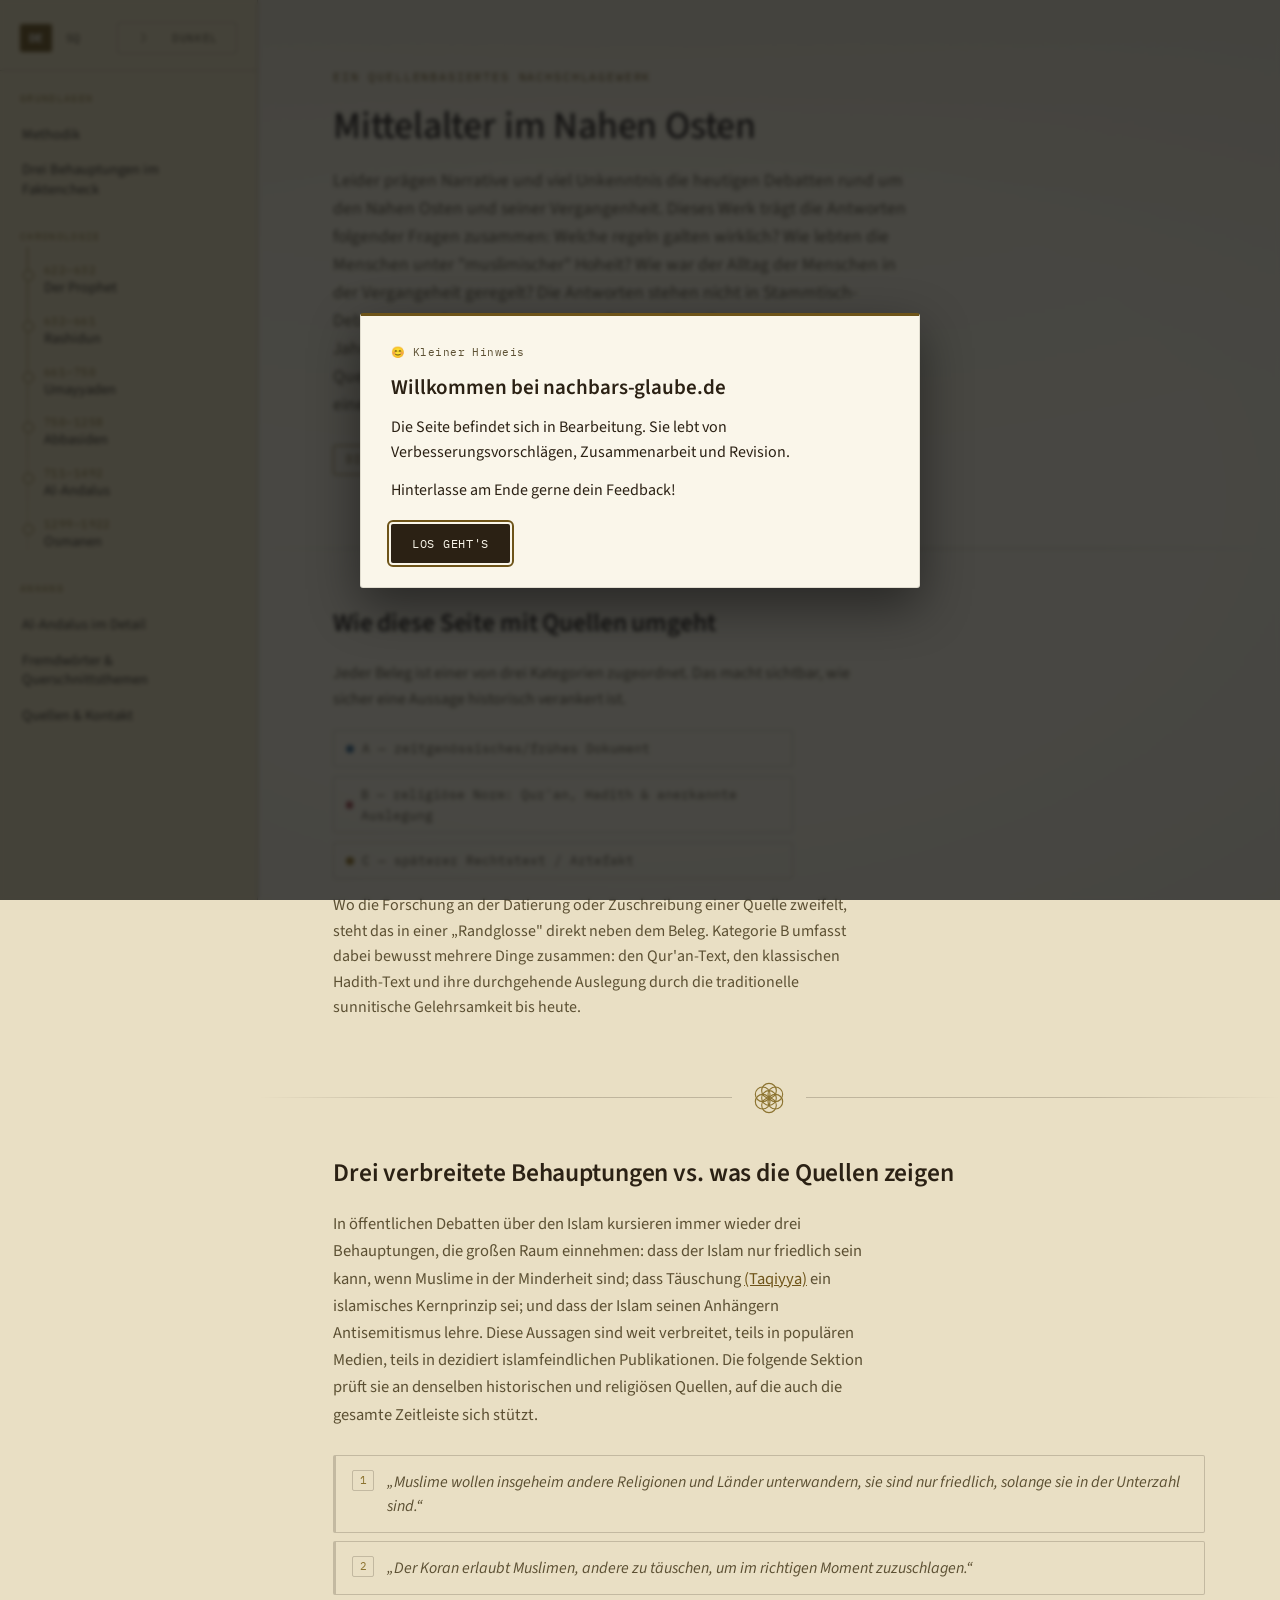
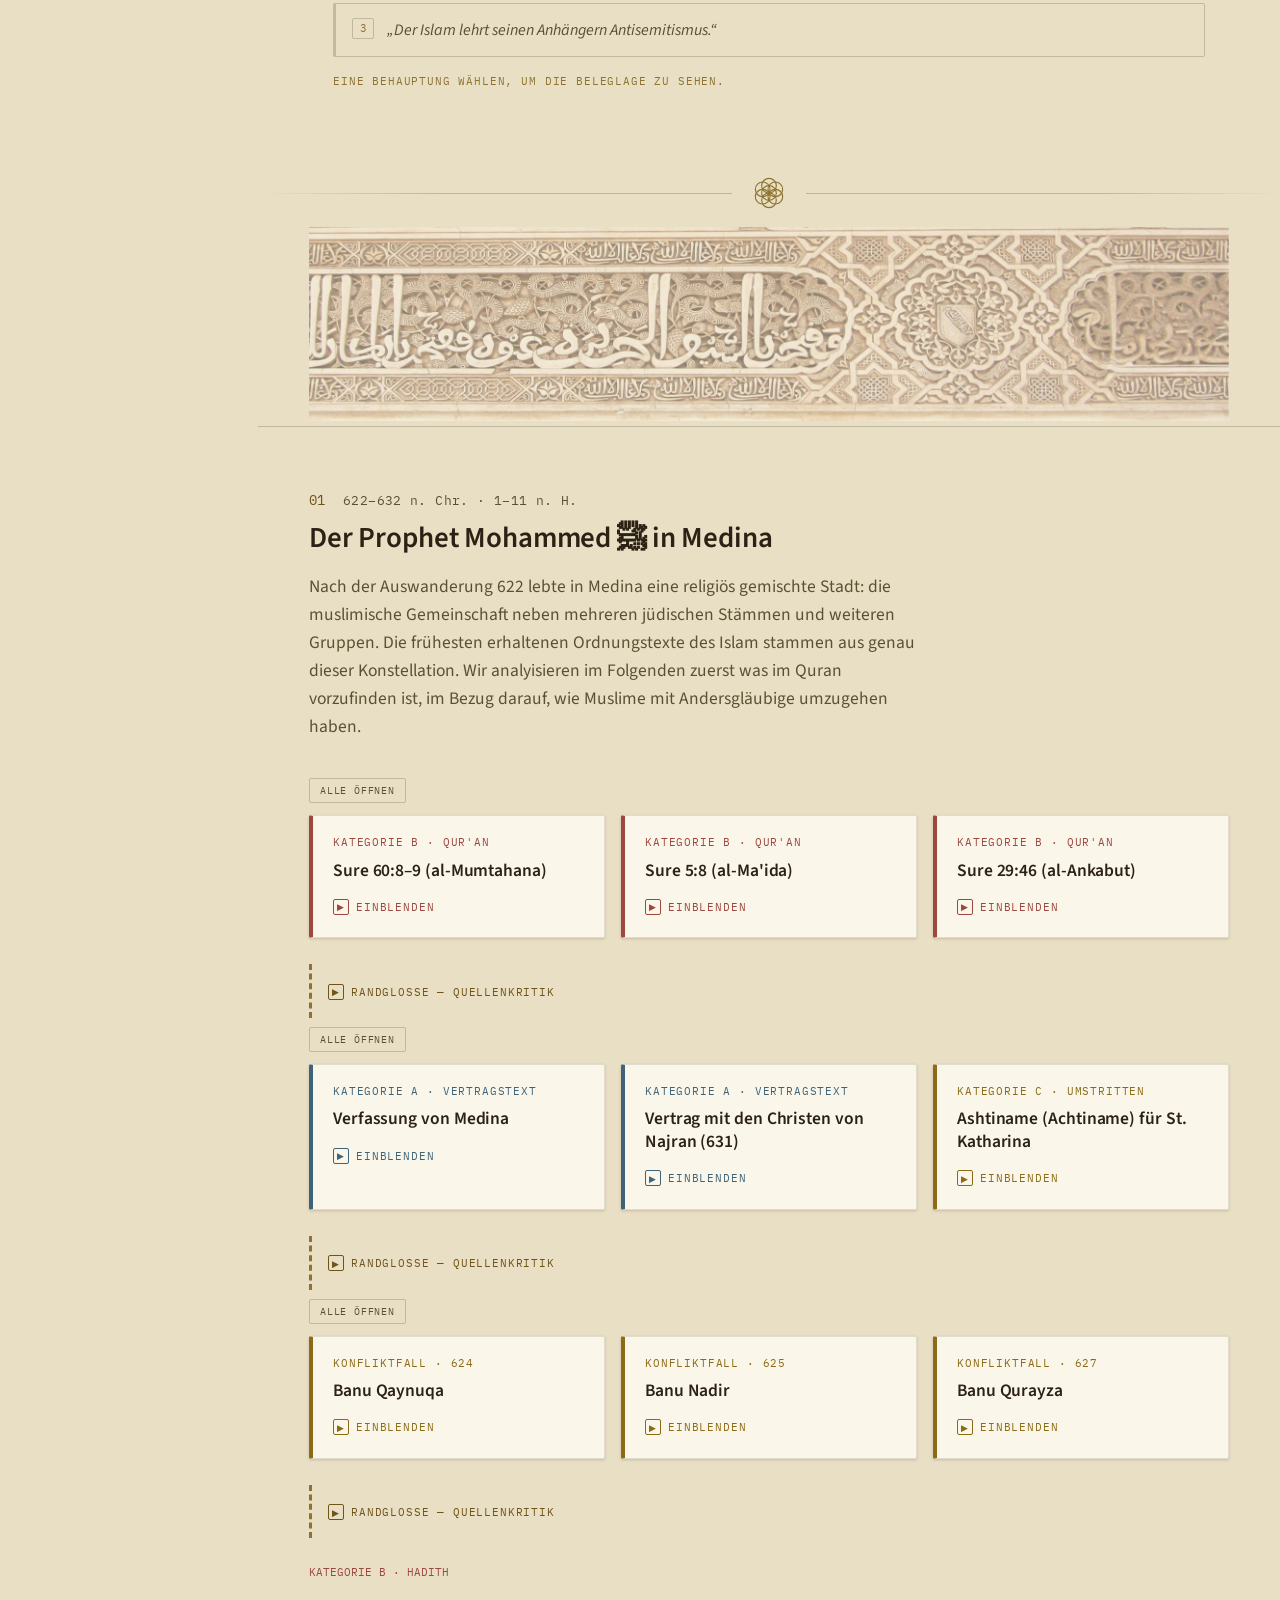
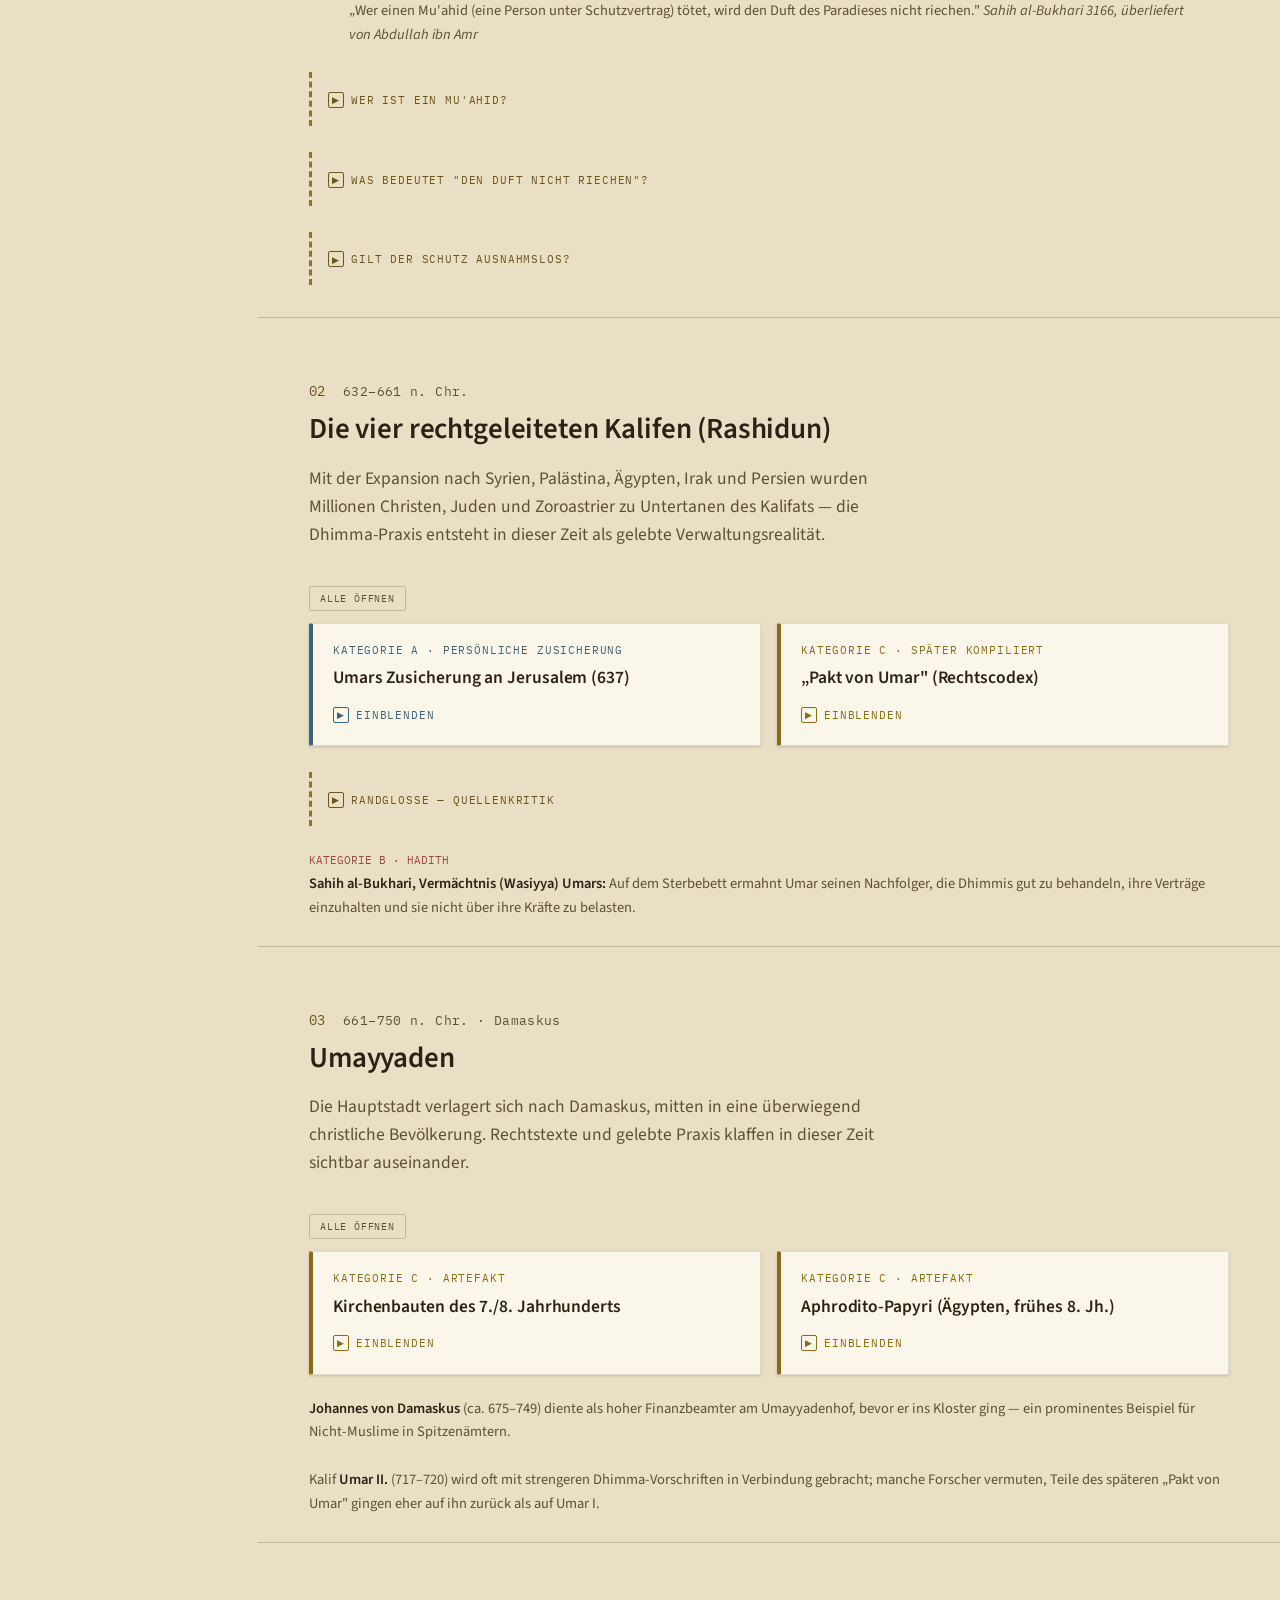
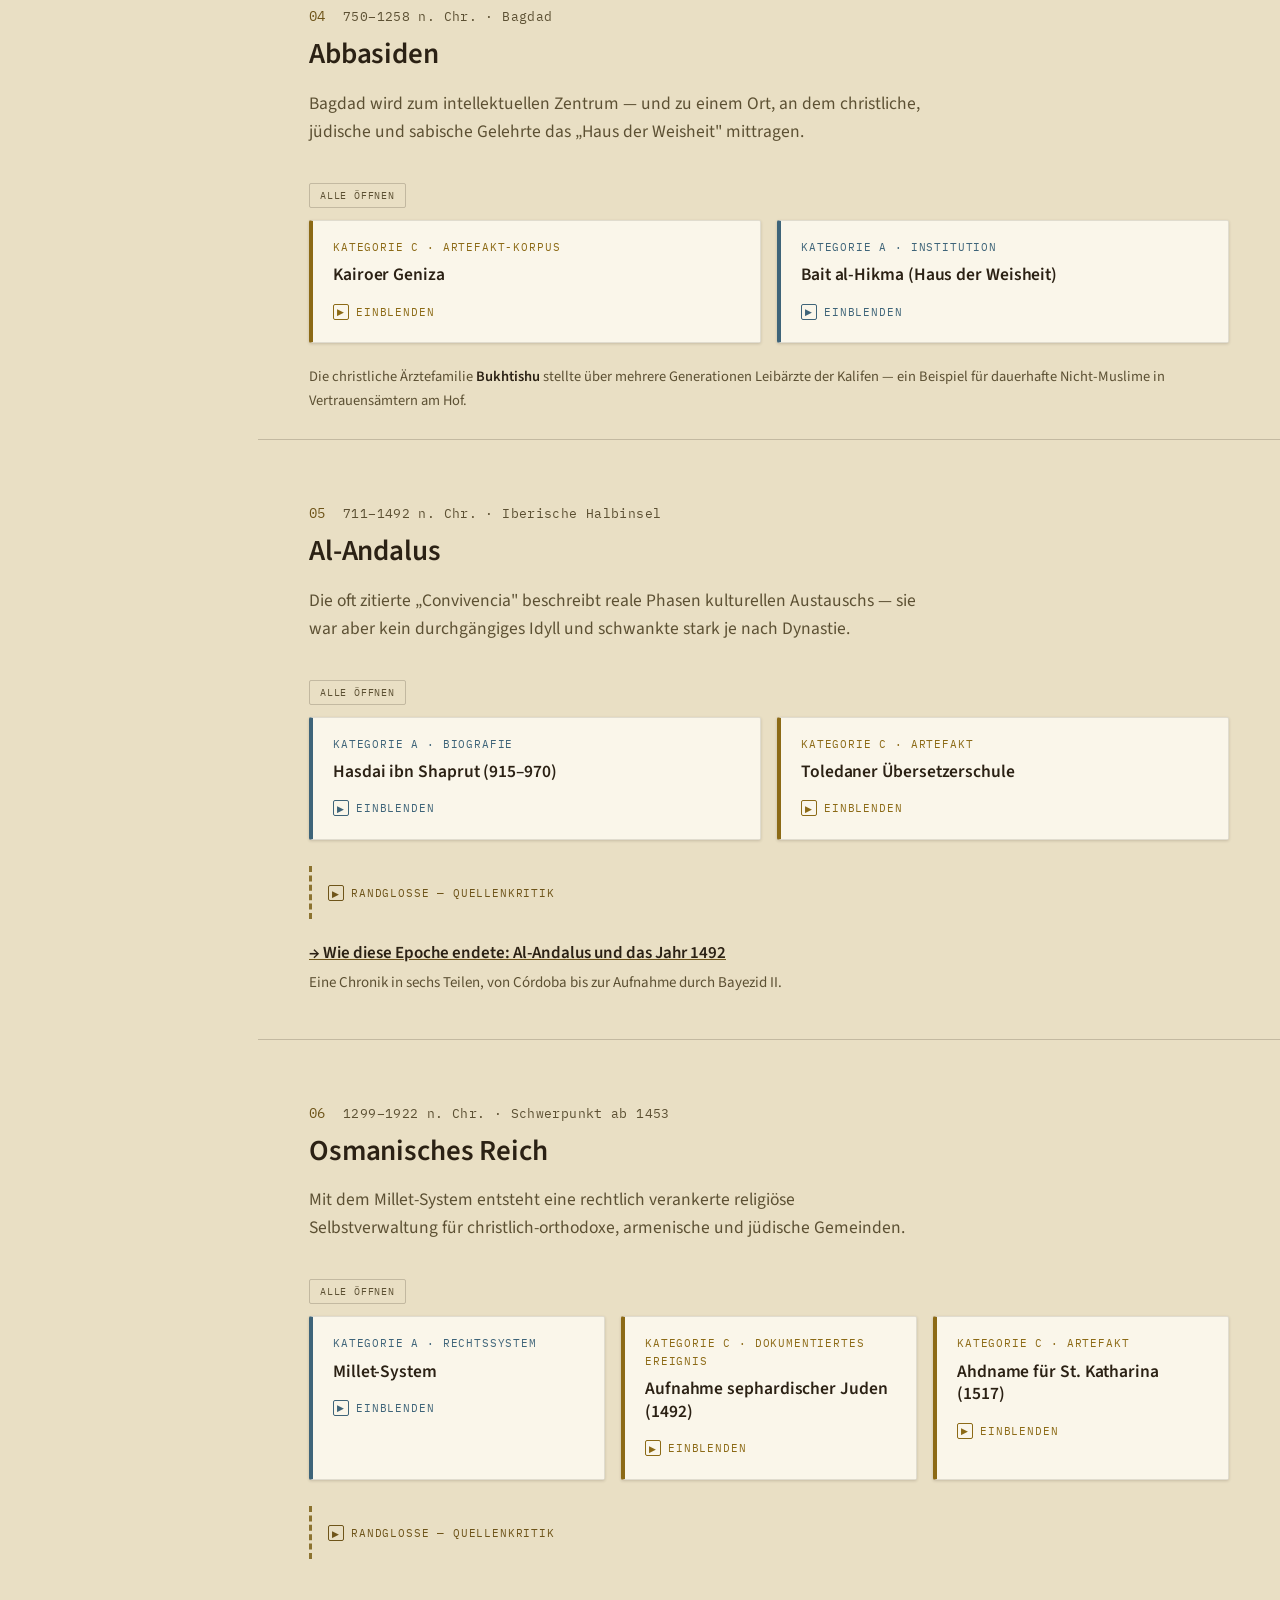
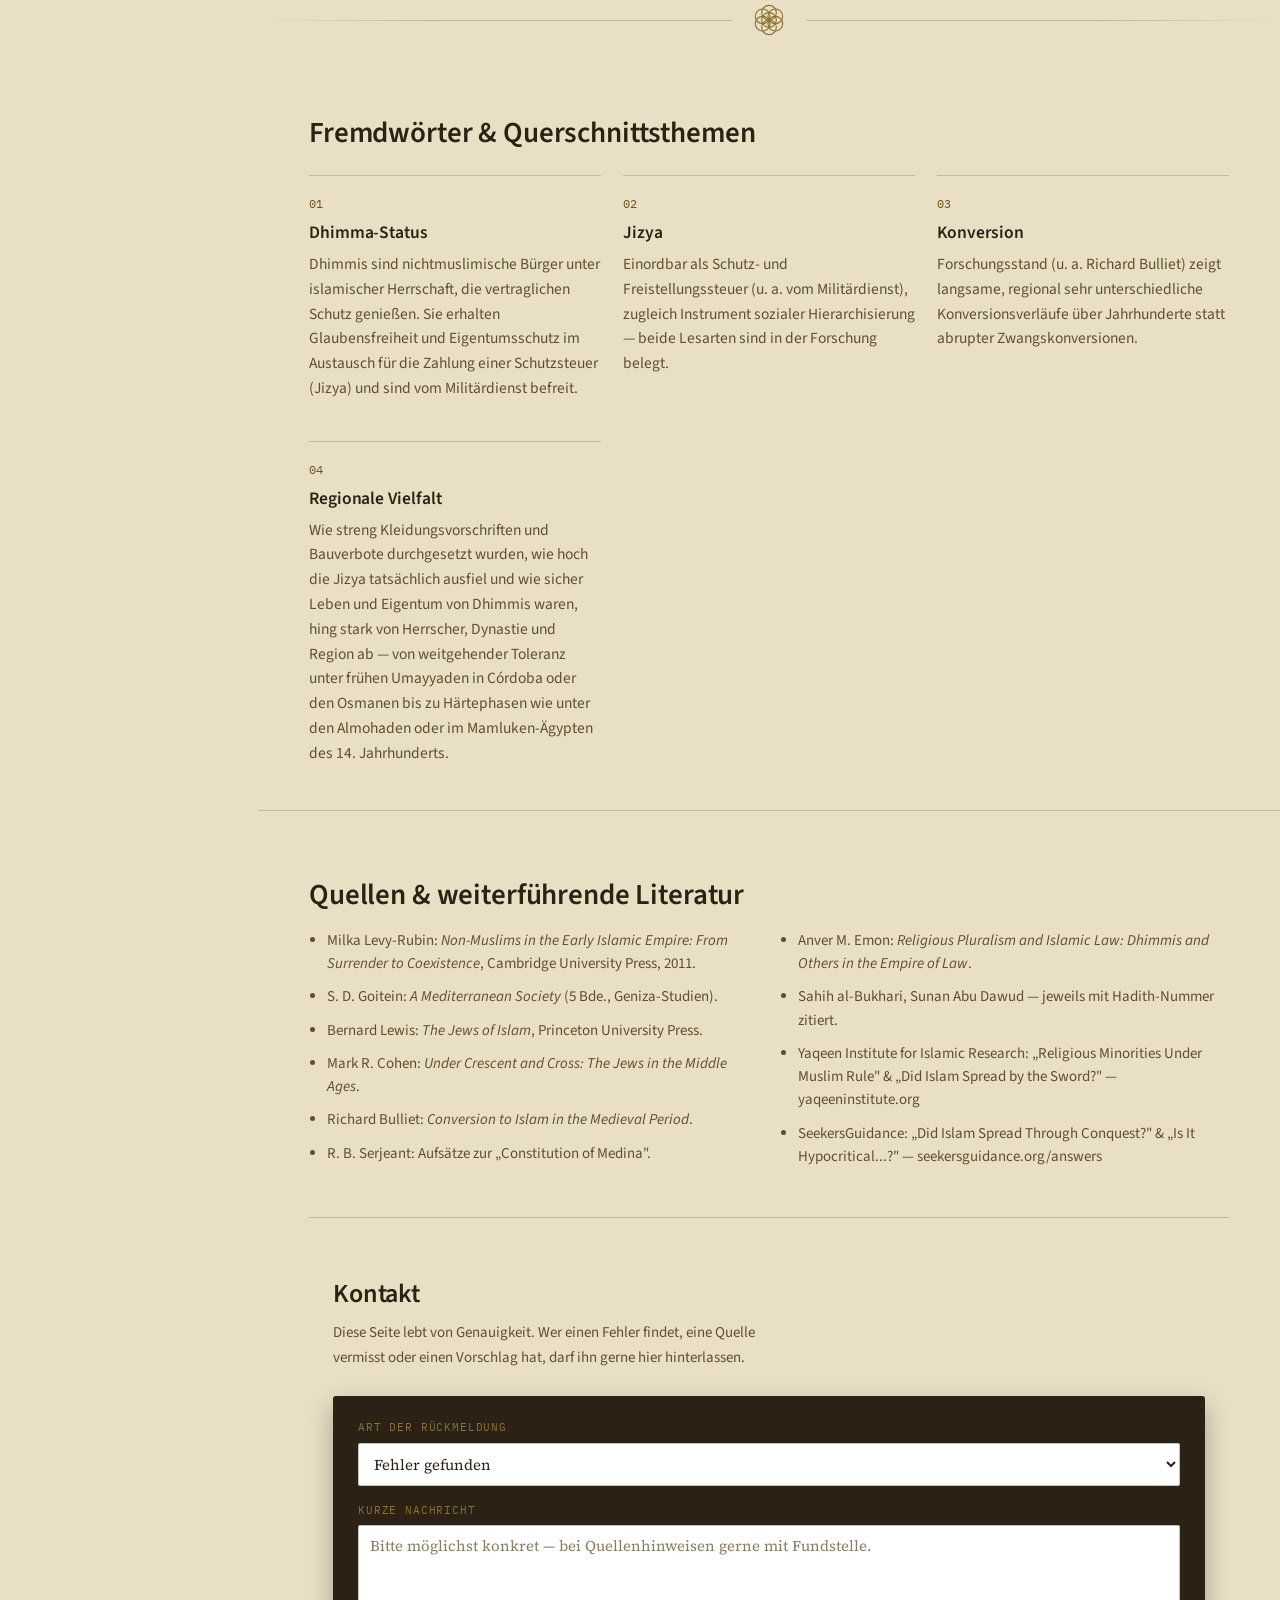
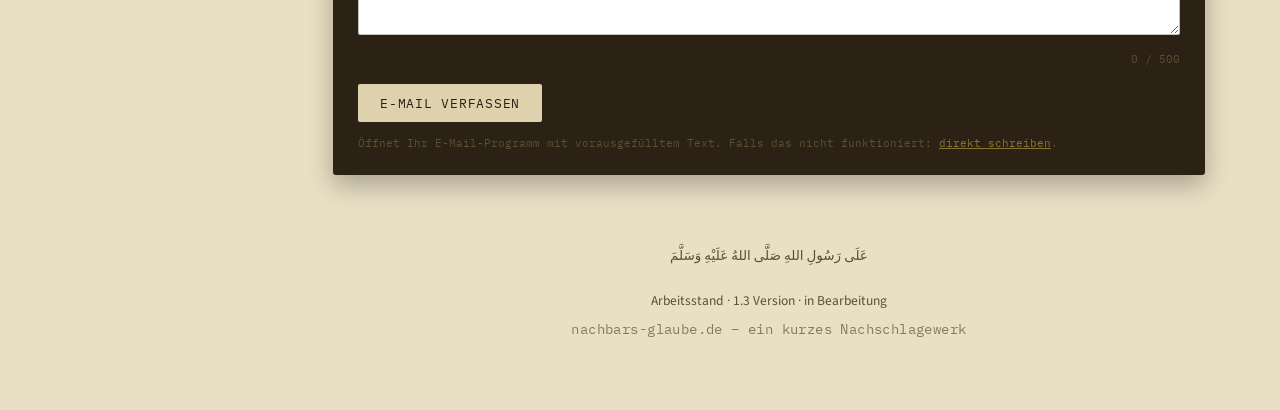
<file: index.html>
<!DOCTYPE html>
<html lang="de">
<head>
<meta charset="UTF-8">
<meta name="viewport" content="width=device-width, initial-scale=1.0">
<title>Religiöse Minderheiten unter dem Banner des Islams</title>
<style>
@import url('https://fonts.googleapis.com/css2?family=Spectral:ital,wght@0,400;0,500;0,600;0,700;1,500&family=Source+Serif+4:opsz,wght@8..60,400;8..60,500;8..60,600&family=IBM+Plex+Mono:wght@400;500&display=swap');

:root{
  --ink:#1B2430;
  --ink-2:#212B39;
  --ink-3:#283544;
  --parchment:#E9DFC4;
  --parchment-2:#DED2AE;
  --parchment-text:#2B2114;
  --gold:#BD9A3C;
  --gold-dim:#8C7330;
  --vermillion:#9C4740;
  --lapis:#3E6479;
  --sage:#5B7B62;
  --line: rgba(233,223,196,0.14);
}

*{box-sizing:border-box;}
html{scroll-behavior:smooth;}
body{
  margin:0;
  background:var(--ink);
  color:var(--parchment);
  font-family:'Source Serif 4', serif;
  line-height:1.6;
}
h1,h2,h3,.display{
  font-family:'Spectral', serif;
  font-weight:600;
  letter-spacing:0.01em;
  color:var(--parchment);
}
.mono{
  font-family:'IBM Plex Mono', monospace;
  letter-spacing:0.03em;
}
a{color:var(--gold);}

/* ---------- decorative geometric motif (non-figurative, girih-inspired) ---------- */
.motif-divider{
  height:34px;
  width:100%;
  background-image: repeating-linear-gradient(45deg, var(--line) 0 1px, transparent 1px 22px),
                     repeating-linear-gradient(-45deg, var(--line) 0 1px, transparent 1px 22px);
  opacity:0.7;
}
.divider-image{
  display:block;
  width:920px;
  max-width:100%;
  height:auto;
  margin:5px auto;
  opacity:0.3;
}

/* ---------- top nav ---------- */
.topnav{
  position:sticky; top:0; z-index:50;
  background:rgba(27,36,48,0.92);
  backdrop-filter:blur(6px);
  border-bottom:1px solid var(--line);
  overflow-x:auto;
  white-space:nowrap;
  padding:0 18px;
}
.topnav .rail{
  display:inline-flex; gap:2px; padding:12px 0;
}
.topnav a{
  font-family:'IBM Plex Mono', monospace;
  font-size:12.5px;
  text-decoration:none;
  color:var(--parchment-2);
  padding:8px 14px;
  border-radius:2px;
  border:1px solid transparent;
  white-space:nowrap;
}
.topnav a:hover{ border-color:var(--gold); color:var(--gold); }

.langswitch{
  display:inline-flex; align-items:center; gap:2px;
  margin-right:12px; padding-right:12px;
  border-right:1px solid var(--line);
  font-family:'IBM Plex Mono', monospace; font-size:12px;
}
.langswitch a, .langswitch span{ padding:6px 8px; }
.langswitch a{ color:var(--parchment-2); text-decoration:none; }
.langswitch a:hover{ color:var(--gold); }
.langswitch .active{ color:var(--gold); font-weight:600; }

/* ---------- hero ---------- */
.hero{
  position:relative;
  padding:100px 24px 70px;
  max-width:900px;
  margin:0 auto;
  text-align:center;
}
.hero .eyebrow{
  font-family:'IBM Plex Mono', monospace;
  font-size:12.5px;
  color:var(--gold);
  text-transform:uppercase;
  letter-spacing:0.18em;
  margin-bottom:22px;
  display:block;
}
.hero h1{
  font-size:clamp(34px,5.4vw,58px);
  line-height:1.12;
  margin:0 0 26px;
}
.hero h1 em{
  font-style:italic; color:var(--gold); font-weight:500;
}
.hero p{
  font-size:18px;
  color:var(--parchment-2);
  max-width:620px;
  margin:0 auto;
}
.hero .seal{
  margin:64px auto 0;
  width:128px; height:128px;
  border:1.5px solid var(--gold);
  border-radius:50%;
  display:flex; align-items:center; justify-content:center;
  font-family:'IBM Plex Mono', monospace;
  font-size:10px; color:var(--gold); letter-spacing:0.05em;
  position:relative;
}
.hero .seal::before{
  content:'';
  position:absolute; inset:6px;
  border:1px solid var(--gold-dim);
  border-radius:50%;
}

/* ---------- methodology strip ---------- */
.method{
  max-width:920px; margin:0 auto; padding:10px 24px 60px;
}
.method .legend{
  display:flex; flex-wrap:wrap; gap:14px; justify-content:center;
  margin-top:18px;
}
.legend .chip{
  font-family:'IBM Plex Mono', monospace;
  font-size:12px; padding:7px 12px; border-radius:2px;
  border:1px solid var(--line); color:var(--parchment-2);
  display:flex; align-items:center; gap:8px;
}
.chip .dot{width:8px;height:8px;border-radius:50%;}
.dot.a{background:var(--lapis);}
.dot.b{background:var(--vermillion);}
.dot.c{background:var(--gold);}

.claim-answer .scholars{
  margin-top:14px; padding-top:12px; border-top:1px dashed rgba(43,33,20,0.25);
}
.claim-answer .scholars .label{ color:var(--vermillion); }
.claim-answer .scholars p{ font-size:14px; }
.method p.note{
  text-align:center; color:var(--parchment-2); font-size:14.5px; max-width:640px; margin:22px auto 0;
}

/* ---------- faktencheck ---------- */
.faktencheck{ max-width:920px; margin:0 auto; padding:10px 24px 70px; }
.claim{
  margin-bottom:36px;
  border:1px solid var(--line);
  border-radius:3px;
  overflow:hidden;
}
.claim-quote{
  background:var(--ink-3);
  padding:20px 24px;
  border-bottom:1px solid var(--line);
}
.claim-quote .label{
  font-family:'IBM Plex Mono', monospace;
  font-size:10.5px; text-transform:uppercase; letter-spacing:0.09em;
  color:var(--vermillion); display:block; margin-bottom:10px;
}
.claim-quote p{
  font-style:italic;
  color:var(--parchment-2);
  font-size:16px;
  margin:0;
  max-width:68ch;
}
.claim-answer{
  background:var(--parchment);
  color:var(--parchment-text);
  padding:22px 24px;
}
.claim-answer .label{
  font-family:'IBM Plex Mono', monospace;
  font-size:10.5px; text-transform:uppercase; letter-spacing:0.09em;
  color:var(--gold-dim); display:block; margin-bottom:10px;
}
.claim-answer p{ font-size:15px; margin:0 0 10px; }
.claim-answer p:last-child{ margin-bottom:0; }
.claim-answer .src{
  font-family:'IBM Plex Mono', monospace; font-size:11px; color:#5c5033;
}

/* ---------- era sections ---------- */
.era{
  padding:70px 24px 30px;
  border-top:1px solid var(--line);
}
.era-inner{ max-width:920px; margin:0 auto; }
.era-head{ display:flex; align-items:baseline; gap:18px; flex-wrap:wrap; margin-bottom:8px;}
.era-num{ font-family:'IBM Plex Mono', monospace; color:var(--gold); font-size:14px;}
.era-dates{ font-family:'IBM Plex Mono', monospace; color:var(--parchment-2); font-size:13px; }
.era h2{ font-size:clamp(24px,3.4vw,34px); margin:2px 0 18px;}
.era > .era-inner > p.lede{
  color:var(--parchment-2); font-size:17px; max-width:70ch; margin-bottom:34px;
}

/* document/evidence cards */
.cards{ display:grid; grid-template-columns:repeat(auto-fit,minmax(260px,1fr)); gap:16px; margin-bottom:10px;}
.card{
  background:var(--parchment);
  color:var(--parchment-text);
  border-radius:2px;
  padding:20px 22px;
  position:relative;
  border-left:4px solid var(--lapis);
  box-shadow:0 10px 26px rgba(0,0,0,0.28);
}
.card.b{ border-left-color:var(--vermillion); }
.card.c{ border-left-color:var(--gold); }
.card .tag{
  font-family:'IBM Plex Mono', monospace;
  font-size:10.5px; text-transform:uppercase; letter-spacing:0.08em;
  color:var(--gold-dim); display:block; margin-bottom:8px;
}
.card.b .tag{ color:var(--vermillion); }
.card.a .tag{ color:var(--lapis); }
.card h3{ font-size:17px; color:var(--parchment-text); margin:0 0 8px; font-weight:600;}
.card p{ font-size:14.5px; margin:0; }
.card .src{
  display:block; margin-top:10px; font-family:'IBM Plex Mono', monospace;
  font-size:11px; color:#5c5033;
}

/* marginal gloss — the signature element */
.gloss{
  margin:26px 0 6px;
  padding:14px 18px 14px 16px;
  border-left:2px dashed var(--gold-dim);
  font-family:'Spectral', serif;
  font-style:italic;
  font-size:14.5px;
  color:var(--parchment-2);
  max-width:66ch;
}
.gloss::before{
  content:'Randglosse — Quellenkritik';
  display:block;
  font-family:'IBM Plex Mono', monospace;
  font-style:normal;
  font-size:10px;
  letter-spacing:0.08em;
  text-transform:uppercase;
  color:var(--gold);
  margin-bottom:6px;
}

.people{
  margin-top:22px; font-size:14.5px; color:var(--parchment-2);
}
.people b{ color:var(--parchment); }

/* cross themes */
.themes-grid{
  display:grid; grid-template-columns:repeat(auto-fit,minmax(220px,1fr));
  gap:22px; margin-top:24px;
}
.theme{ padding:18px 0; border-top:1px solid var(--line); }
.theme .n{ font-family:'IBM Plex Mono', monospace; color:var(--gold); font-size:12px; display:block; margin-bottom:8px;}
.theme h3{ font-size:17px; margin:0 0 8px;}
.theme p{ font-size:14px; color:var(--parchment-2); margin:0;}

/* bib */
.bib ul{ columns:2; column-gap:40px; padding-left:18px; font-size:14px; color:var(--parchment-2);}
.bib li{ margin-bottom:10px; break-inside:avoid;}

footer{
  padding:50px 24px 70px; text-align:center;
  color:var(--parchment-2); font-size:13px;
}
footer .mono{ display:block; margin-top:6px; opacity:0.7;}

@media (max-width:640px){
  .bib ul{ columns:1; }
  .hero{ padding:70px 20px 50px; }
}
</style>
<link rel="stylesheet" href="theme.css">
<link rel="icon" href="favicon.svg" type="image/svg+xml">
<script>(function(){var t="dark";try{t=localStorage.getItem("theme")||(window.matchMedia&&window.matchMedia("(prefers-color-scheme: light)").matches?"light":"dark");}catch(e){}document.documentElement.setAttribute("data-theme",t);})();</script>
</head>
<body>

<dialog class="hello" data-hello="1">
  <p class="hello-note">😊 Kleiner Hinweis</p>
  <h2>Willkommen bei nachbars-glaube.de</h2>
  <p>Die Seite befindet sich in Bearbeitung. Sie lebt von Verbesserungsvorschlägen, Zusammenarbeit und Revision.</p>
  <p>Hinterlasse am Ende gerne dein Feedback!</p>
  <div class="hello-actions">
    <button type="button" data-hello-close>Los geht's</button>
  </div>
</dialog>

<nav class="topnav">
  <div class="rail">
    <div class="langswitch"><span class="active">DE</span><a href="index-sq.html">SQ</a></div>
    <a href="#methodik">Methodik</a>
    <a href="#faktencheck">Drei Behauptungen im Faktencheck</a>
    <a href="#prophet">622–632 · Der Prophet</a>
    <a href="#rashidun">632–661 · Rashidun</a>
    <a href="#umayyaden">661–750 · Umayyaden</a>
    <a href="#abbasiden">750–1258 · Abbasiden</a>
    <a href="#andalus">711–1492 · Al-Andalus</a>
    <a href="al-andalus-1492.html" style="border-color:var(--gold);color:var(--gold);">Al-Andalus im Detail</a>
    <a href="#osmanen">1299–1922 · Osmanen</a>
    <a href="#themen">Fremdwörter & Querschnittsthemen</a>
    <a href="#quellen">Quellen & Kontakt</a>
  </div>
</nav>

<header class="hero">
  <span class="eyebrow">Ein quellenbasiertes Nachschlagewerk</span>
  <h1><em>Mittelalter im Nahen Osten</em></h1>
  <p>Leider prägen Narrative und viel Unkenntnis die heutigen Debatten rund um den Nahen Osten und seiner Vergangenheit. Dieses Werk trägt die Antworten folgender Fragen zusammen: 
  Welche regeln galten wirklich?
  Wie lebten die Menschen unter "muslimischer" Hoheit? Wie war der Alltag der Menschen in der Vergangeheit geregelt?
  Die Antworten stehen nicht in Stammtisch-Debatten, sondern in Verträgen, Artefakten, Chroniken aus vierzehn Jahrhunderten sowie verschiedenen Quelltexten. 
  Jeder Beleg ist nach seiner Quellenart gekennzeichnet, und wo Historiker bis heute streiten, steht das in einer Randglosse.</p>
  <div class="seal">Die Seite befindet sich in Bearbeitung</div>
</header>

<div class="motif-divider"></div>

<section class="method" id="methodik">
  <h2 style="text-align:center;">Wie diese Seite mit Quellen umgeht</h2>
  <p style="text-align:center;color:var(--parchment-2);max-width:640px;margin:14px auto 0;">Jeder Beleg ist einer von drei Kategorien zugeordnet. Das macht sichtbar, wie sicher eine Aussage historisch verankert ist.</p>
  <div class="legend">
    <div class="chip"><span class="dot a"></span> A — zeitgenössisches/frühes Dokument</div>
    <div class="chip"><span class="dot b"></span> B — religiöse Norm: Qur'an, Hadith &amp; anerkannte Auslegung</div>
    <div class="chip"><span class="dot c"></span> C — späterer Rechtstext / Artefakt</div>
  </div>
  <p style="text-align:center;color:var(--parchment-2);max-width:640px;margin:14px auto 0;">Wo die Forschung an der Datierung oder Zuschreibung einer Quelle zweifelt, steht das in einer „Randglosse" direkt neben dem Beleg. Kategorie B umfasst dabei bewusst mehrere Dinge zusammen: den Qur'an-Text, den klassischen Hadith-Text und ihre durchgehende Auslegung durch die traditionelle sunnitische Gelehrsamkeit bis heute.</p>
</section>

<div class="motif-divider"></div>

<!-- ============ FAKTENCHECK ============ -->
<section class="faktencheck" id="faktencheck">
  <h2 style="text-align:center;">Drei verbreitete Behauptungen vs. was die Quellen zeigen</h2>

  <p style="color:var(--parchment-2);max-width:68ch;margin:0 0 26px;">In öffentlichen Debatten über den Islam kursieren immer wieder drei Behauptungen, die großen Raum einnehmen: dass der Islam nur friedlich sein kann, wenn Muslime in der Minderheit sind; dass Täuschung <a href="https://www.eslam.de/begriffe/v/verstellung.htm">(Taqiyya)</a> ein islamisches Kernprinzip sei; und dass der Islam seinen Anhängern Antisemitismus lehre. Diese Aussagen sind weit verbreitet, teils in populären Medien, teils in dezidiert islamfeindlichen Publikationen. Die folgende Sektion prüft sie an denselben historischen und religiösen Quellen, auf die auch die gesamte Zeitleiste sich stützt.</p>

    <div class="chooser">

      <article data-choice="Muslime wollen insgeheim andere Religionen und Länder unterwandern, sie sind nur friedlich, solange sie in der Unterzahl sind.">
        <div class="claim-answer">
          <span class="label">Beleglage</span>
          <p>Ab der Verfassung von Medina (622) waren Muslime in der hier behandelten Geschichte fast durchgehend die politisch-militärisch <b>dominante</b> Kraft, nicht die Minderheit. Unter Umayyaden, Abbasiden, Mamluken und Osmanen jeweils auf dem Höhepunkt ihrer Macht. Genau in diesen Phasen blieb der Rechtsschutz für Juden und Christen in Kraft: Jahrhunderte christlicher Kirchenbau-Kontinuität, eine christliche Ärztefamilie am Kalifenhof über Generationen, jüdische Wesire in Granada, die Kairoer Geniza, sind doch alles Zeugnisse die aufzeigen, wie Muslime mit Andersgläubigen lebten.</p>
          <p>Das historische Beispiel des osmanischen <b>Sultans Bayezid II.</b> dient unter anderem als Gegenbeweis: 1492 gewährte er den aus Spanien vertriebenen sephardischen Juden Asyl im Osmanischen Reich. Würde die genannte These zutreffen, müssten wir mit Verfolgungsmaßnahmen rechnen.</p>
          <span class="src">Kategorie A/C · Details in den Epochen-Abschnitten unten</span>
          <div class="scholars">
            <span class="label" style="color:var(--vermillion);">Kategorie B · Wie die Norm heute gelesen wird</span>
            <p>Das Yaqeen Institute weist darauf hin, dass Nicht-Muslime nach den ersten Eroberungen über mehr als zwei Jahrhunderte hinweg die Bevölkerungsmehrheit im Kalifat bildeten; die bloße Existenz großer, aufblühender jüdischer und christlicher Gemeinden im klassischen islamischen Raum sei der direkteste historische Gegenbeweis gegen eine Politik der Zwangskonversion. SeekersGuidance (Shaykh Irshaad Sedick) verweist darauf, dass jüdische Gemeinden unter muslimischer Herrschaft in Spanien und im Osmanischen Reich aufblühten, nachdem sie andernorts, v. a. in Europa, Verfolgung erlitten hatten.</p>
            <span class="src">yaqeeninstitute.org, „Did Islam Spread by the Sword?"; seekersguidance.org, „Is It Hypocritical...?"</span>
          </div>
        </div>
      </article>

      <article data-choice="Der Koran erlaubt Muslimen, andere zu täuschen, um im richtigen Moment zuzuschlagen.">
        <div class="claim-answer">
          <span class="label">Beleglage</span>
          <p>Der oft zitierte Begriff „Taqiyya" ist als systematisierte Lehre in erster Linie ein <b>schiitisches</b> Rechtskonzept, entwickelt aus der Verfolgungserfahrung einer religiösen Minderheit. Auf sunnitische Lehre angewendet, ist der Begriff bereits unpräzise gewählt.</p>
          <p>Was steht stattdessen wirklich in sunnitischen Quellen? Der Koran (16:106) erlaubt es, den eigenen Glauben mit Worten zu verleugnen, <u>aber nur in akuter Lebensgefahr</u>. Anlass war die Folterung des Propheten Gefährten: Ammar ibn Yasir. Ergo geht es um eine eng begrenzte Notlösung, nicht um eine allgemeine Strategie im Umgang mit Andersgläubigen. Auch der Hadith „Krieg ist Täuschung" meint etwas anderes als oft behauptet: Es geht um Kriegslist in einem echten bewaffneten Konflikt, ein Prinzip, das es in der Kriegsführung fast jeder Kultur gibt. Über den Umgang mit Nachbarn im Frieden sagt es nichts aus.</p>
          <p>Es gibt keine Rechtsgrundlage für dauerhafte, generelle Täuschung von Andersgläubigen. Die jahrhundertelange, generationenübergreifende Zusammenarbeit mit nicht-muslimischen Beamten, Ärzten und Gelehrten (siehe Epochen unten) wäre bei einer solchen Strategie kaum erklärbar.</p>
          <span class="src">Quran 16:106; Sahih al-Bukhari (Kriegslist-Hadith)</span>
        </div>
      </article>

      <article data-choice="Der Islam lehrt seinen Anhängern Antisemitismus.">
        <div class="claim-answer">
          <span class="label">Beleglage</span>
          <p>Samuel und Joseph ibn Naghrilla als Wesire in Granada (bis 1066), Leibärzte an mehreren Höfen, Verwaltungsbeamte in der Mamlukenzeit. Die <a href="https://de.wikipedia.org/wiki/Geniza">Kairoer Geniza</a> dokumentiert jahrhundertelangen jüdischen Alltag unter Mamlukenherrschaft ohne Bruch. Hasdai ibn Shaprut als faktischer Außenminister der Umayyaden-Kalifen von Córdoba. Wäre Antisemitismus ein Kernbestandteil der islamischen Lehre, ließe sich kaum erklären, dass Juden über mehr als tausend Jahre hinweg unter sunnitischer Herrschaft hohe Vertrauensämter bekleideten.</p>
          <span class="src">Kategorie A · Details in den Epochen-Abschnitten unten</span>
          <div class="scholars">
            <span class="label" style="color:var(--vermillion);">Kategorie B · Wie die Norm heute gelesen wird</span>
            <p>Yaqeen Institute: Die Dhimma-Praxis stehe im Vergleich zur Behandlung von Nicht-Christen im vormodernen Europa gut da. Einzelne Missbrauchsfälle, Yaqeen nennt hier den fatimidischen, also nicht-sunnitischen Kalifen al-Hakim, gelten dort als seltene Randerscheinungen, definitiv nicht als Norm.</p>
            <span class="src">yaqeeninstitute.org, „Did Islam Spread by the Sword?"</span>
          </div>
        </div>
      </article>

    </div>
</section>

<div class="motif-divider"></div>
<img src="images/alhambra.jpg" alt="alhambra kalligraphie" class="divider-image">
<!-- ============ ERA 1 ============ -->
<section class="era" id="prophet">
  <div class="era-inner">
    <div class="era-head">
      <span class="era-num">01</span>
      <span class="era-dates mono">622–632 n. Chr. · 1–11 n. H.</span>
    </div>
    <h2>Der Prophet Mohammed ﷺ in Medina</h2>
    <p class="lede">Nach der Auswanderung 622 lebte in Medina eine religiös gemischte Stadt: die muslimische Gemeinschaft neben mehreren jüdischen Stämmen und weiteren Gruppen. Die frühesten erhaltenen Ordnungstexte des Islam stammen aus genau dieser Konstellation. Wir analyisieren im Folgenden zuerst was im Quran vorzufinden ist, im Bezug darauf, wie Muslime mit Andersgläubige umzugehen haben.</p>

    <div class="cards">
      <div class="card b">
        <span class="tag">Kategorie B · Qur'an</span>
        <h3>Sure 60:8–9 (al-Mumtahana)</h3>
        <p>„Allah verbietet euch nicht, gegenüber denen, die euch nicht wegen der Religion bekämpfen und nicht aus euren Häusern vertreiben, rechtschaffen und gerecht zu handeln. Allah liebt die Gerechten."<br><br>Ibn Kathir kommentiert: Gemeint seien jene, die an einer Vertreibung keinen Anteil hatten (nicht mitwirkten); Güte (birr) und Fairness (qist) ihnen gegenüber seien ausdrücklich erlaubt. Der Folgevers 60:9 grenzt ab: Untersagt ist allein das Bündnis mit denen, die tatsächlich gekämpft, vertrieben oder bei der Vertreibung geholfen haben. (gegen die Muslime)</p>
        <span class="src">Dt. Wiedergabe nach dem arab. Original (vgl. Sahih International); Tafsir Ibn Kathir zu 60:8–9</span>
      </div>
      <div class="card b">
        <span class="tag">Kategorie B · Qur'an</span>
        <h3>Sure 5:8 (al-Ma'ida)</h3>
        <p>„… und lasst nicht den Hass gegen ein Volk euch davon abhalten, gerecht zu sein. Seid gerecht! Das ist der Gottesfurcht (taqwa) näher."<br><br>Ibn Kathir kommentiert unmissverständlich: Man dürfe sich vom Hass auf bestimmte Leute nicht dazu hinreißen lassen, ihnen gegenüber ungerecht zu sein. Gerecht sei man gegenüber jedem, <b>ob Freund oder Feind</b>.</p>
        <span class="src">Dt. Wiedergabe nach dem arab. Original (vgl. Sahih International); Tafsir Ibn Kathir zu 5:8</span>
      </div>
      <div class="card b">
        <span class="tag">Kategorie B · Qur'an</span>
        <h3>Sure 29:46 (al-Ankabut)</h3>
        <p>„Streitet mit den Leuten der Schrift nur auf die beste Weise, außer mit denen von ihnen, die Unrecht begehen. Und sagt: Wir glauben an das, was zu uns herabgesandt wurde und was zu euch herabgesandt wurde. Unser Gott und euer Gott ist einer, und Ihm sind wir ergeben."<br><br> „Leute der Schrift" (ahl al-kitab) bezeichnet im Quran, Juden und Christen. Der Grundsatz des besten Umgangs gilt also ausdrücklich ihnen. Ein Teil von Ibn Kathirs Kommentar dazu, lautet: Wer sich bei ihnen über Religion erkundigen wolle, solle das im bestmöglichen Ton tun, er verweist dabei auf Gottes Anweisung an Musa und Harun, selbst gegenüber Pharao „milde zu sprechen" (Sure 20:44).</p>
        <span class="src">Dt. Wiedergabe nach dem arab. Original (vgl. Sahih International); Tafsir Ibn Kathir zu 29:46</span>
      </div>
    </div>

    <div class="gloss">Ibn Kathir überliefert zwei Berichte zum Anlass von Sure 60:8. Beide betonen, dass Muslime friedlich und gerecht mit nicht-muslimischen Verwandten umgehen sollen, solange diese keine Feindseligkeit zeigen. Im ersten Fall (überliefert bei Bukhari und Muslim) fragte Asma bint Abi Bakr nach der Pflege des Bandes zu ihrer Mutter; der Prophet ﷺ bejahte dies. Im zweiten Fall nahm Asma zunächst Geschenke ihrer Mutter nicht an; daraufhin wurde der Vers offenbart, der sie anwies, die Gastfreundschaft wiederherzustellen.</div>

    <div class="cards">
      <div class="card a">
        <span class="tag">Kategorie A · Vertragstext</span>
        <h3>Verfassung von Medina</h3>
        <p>Inhaltlich dreht sich alles um einen Begriff: <i>umma wahida</i>, eine gemeinsame Gemeinschaft. Juden und Muslime gehören danach zusammen, auch wenn jeder seinen eigenen Glauben behält. Neun beteiligte Stämme haften darin sogar gemeinsam für Blutgeld, wenn eines ihrer Mitglieder einen Totschlag begeht. Durch diese kollektive Haftung wurde das finanzielle Risiko auf eine breite Gemeinschaft verteilt, was die extrem hohe Summe des Blutgeldes für die einzelne Familie überhaupt erst bezahlbar machte. Da zudem nun alle neun Stämme ein direktes finanzielles Interesse daran hatten, Straftaten zu verhindern und den Frieden zu wahren, dämmte diese Regelung die unkontrollierbare Blutrache effektiv ein und schuf soziale Stabilität.
		Das Dokument selbst nennt sich schlicht Kitab ("Schriftstück") oder Sahifa ("Blatt"). Den Begriff "Verfassung" gab ihm erst der Orientalist Julius Wellhausen im 19. Jahrhundert. Manche Historiker, allen voran R. B. Serjeant, vermuten sogar, dass hier eigentlich acht einzelne Dokumente aus den ersten sieben Medina-Jahren später zu einem Text zusammengefügt wurden.</p>
        <span class="src">Ibn Ishaq / Ibn Hisham, Sira</span>
      </div>
      <div class="card a">
        <span class="tag">Kategorie A · Vertragstext</span>
        <h3>Vertrag mit den Christen von Najran (631)</h3>
        <p>Eine 60-köpfige Delegation aus Najran (Jemen) reiste unter Führung von Bischof Abu Haritha nach Medina, 24 von ihnen aus vornehmen Familien. In der Moschee des Propheten beteten sie, nach Osten gewandt. Drei Tage lang ging es um die Natur Jesu. Am Ende schlug der Prophet eine Mubahala vor, ein gegenseitiges Fluchgebet zur Klärung des Streits. Die Delegation lehnte ab und schloss stattdessen einen Vertrag: Er sicherte Leben, Glauben und Eigentum zu, verbot Racheakte und befreite sie vom Militärdienst. Im Gegenzug zahlten sie Jizya aus der Dattel- und Palmenernte.</p>
        <span class="src">Ibn Sa'd; al-Baladhuri, Futuh al-Buldan</span>
      </div>
      <div class="card c">
        <span class="tag">Kategorie C · umstritten</span>
        <h3>Ashtiname (Achtiname) für St. Katharina</h3>
        <p>Die Dokumente besagen, dass der Prophet Muhammad den Text diktierte und Ali ibn Abi Talib ihn niederschrieb. Da Muhammad Analphabet war, beglaubigte er das Schriftstück mit seinem eigenen Handabdruck. Inhaltlich garantiert der Erlass den Schutz der christlichen Stätte, der Mönche und ihres Eigentums. Zudem befreit er den Klerus von der Tributsteuer (Jizya) und sichert die freie Ausübung des christlichen Glaubens zu. Das vermutete Originaldokument wurde im Jahr 1517 von Sultan Selim I. nach Istanbul in die osmanische Schatzkammer überführt. Den Mönchen verblieb lediglich eine amtlich beglaubigte Kopie, auf die alle heutigen Abschriften zurückgehen.</p>
        <span class="src">Kopien: Katharinenkloster Sinai, Simonopetra</span>
      </div>
    </div>

    <div class="gloss">Die ältesten erhaltenen Abschriften der Ashtiname stammen erst aus deutlich späterer Zeit als 626; ihre Existenz zu Lebzeiten des Propheten ist unter Historikern umstritten, während sie innerhalb der klosterinternen und islamischen Tradition seit Jahrhunderten als authentisch gilt.</div>

    <div class="cards">
      <div class="card c">
        <span class="tag">Konfliktfall · 624</span>
        <h3>Banu Qaynuqa</h3>
        <p>Nach einem öffentlich eskalierten Konflikt und anschließenden bewaffneten Auseinandersetzungen mit Todesopfern wurden die Banū Qaynuqāʿ wegen Bruchs des Bündnisvertrags von Medina belagert und anschließend nach Syrien verbannt (keine Hinrichtungen).</p>
        <span class="src">Ibn Ishaq; vgl. F. Donner, F. E. Peters</span>
      </div>
      <div class="card c">
        <span class="tag">Konfliktfall · 625</span>
        <h3>Banu Nadir</h3>
        <p>Nach der Aufdeckung eines Attentatsplans gegen den Propheten Mohammed ﷺ wurden die Banū Naḍīr wegen Vertragsbruchs belagert und anschließend nach Khaybar vertrieben.</p>
        <span class="src">Ibn Ishaq; Sahih Muslim</span>
      </div>
      <div class="card c">
        <span class="tag">Konfliktfall · 627</span>
        <h3>Banu Qurayza</h3>
        <p>Die Banū Qurayẓa waren Teil des Verteidigungsbündnisses von Medina und hatten sich verpflichtet, die Stadt im Kriegsfall nicht zu verraten. Während der Grabenschlacht wurde Medina von einer zahlenmäßig weit überlegenen Koalition belagert. Nach klassischer islamischer Überlieferung lösten sich die Banū Qurayẓa in dieser entscheidenden Phase von ihrem Bündnis, nahmen Kontakt mit den Belagerern auf und beabsichtigten, ihnen den Zugang zur Stadt zu ermöglichen. Dadurch drohte den Muslimen ein gleichzeitiger Angriff von außen und von innen, eine Situation, die das Ende der gesamten muslimischen Gemeinde hätte bedeuten können. Nachdem die Belagerung gescheitert war, ergaben sich die Banū Qurayẓa. Der Prophet ﷺ überließ ihnen die Wahl eines Schiedsrichters; sie akzeptierten Saʿd ibn Muʿādh, einen früheren Verbündeten ihres Stammes. Saʿd sprach das Urteil über die als kämpfende Männer geltenden Stammesangehörigen, diese wurden hingerichtet. Frauen und Kinder wurden als Kriegsgefangene behandelt.</p>
        <span class="src">Ibn Ishaq; Sahih al-Bukhari</span>
      </div>
    </div>

    <div class="gloss">Die traditionelle Begründung für alle drei Konflikte ist Vertragsbruch bzw. Kriegsverrat, nicht die Religionszugehörigkeit als solche. Zugleich merken westliche Historiker (u. a. Fred Donner, F. E. Peters) an, dass die Quellen die genauen Umstände nicht immer präzisieren, und die Forschung diskutiert bis heute Umfang und Zahlen der Hinrichtungen bei Banu Qurayza (u. a. W. N. Arafat). Beides gehört zu einer ehrlichen Darstellung dazu — unabhängig davon, welche Lesart man für plausibler hält.</div>

<div class="people">
  <span class="tag" style="color:var(--vermillion);font-family:'IBM Plex Mono',monospace;font-size:10.5px;text-transform:uppercase;">Kategorie B · Hadith</span>

  <blockquote class="hadith">
    „Wer einen Mu'ahid (eine Person unter Schutzvertrag) tötet, wird den Duft des Paradieses nicht riechen."
    <cite>Sahih al-Bukhari 3166, überliefert von Abdullah ibn Amr</cite>
  </blockquote>

  <div class="gloss" data-label="Wer ist ein Mu'ahid?">
    <p>Ein Nichtmuslim, der unter dem offiziellen Schutz der Muslime steht. Dazu zählen drei Gruppen:</p>
    <ul>
      <li>Minderheiten wie Christen und Juden, die dauerhaft im Land leben</li>
      <li>Gäste wie Touristen, Geschäftsleute oder Diplomaten mit Visum</li>
      <li>Bürger aus Ländern, mit denen ein Friedensvertrag besteht</li>
    </ul>
  </div>

  <div class="gloss" data-label="Was bedeutet &quot;den Duft nicht riechen&quot;?">
    <p>Nach der Überlieferung ist das Paradies noch aus vierzig Jahren Entfernung zu riechen. Wer einen geschützten Nichtmuslim tötet, wird so weit davon entfernt, dass ihn nicht einmal mehr dessen Duft erreicht.</p>
  </div>

  <div class="gloss" data-label="Gilt der Schutz ausnahmslos?">
    <p>Der Schutz besteht, solange der Vertrag besteht. Aufgehoben wird er weder durch die Religionszugehörigkeit noch durch gewöhnliche Straftaten, denn dafür gilt das normale Strafrecht wie für Muslime auch. Aufgehoben wird er durch den Bruch des Vertrags selbst, also durch Waffengang gegen die Gemeinschaft oder Übertritt zum Kriegsgegner.</p>
    <p>Davon zu unterscheiden ist der <b>Harbi</b>, also der Angehörige einer aktiv kriegführenden Partei, mit der kein Vertrag besteht. Der azharitische Gelehrte al-Jamal (gest. 1790) formuliert es so, dass Dhimmi, Mu'ahid und Musta'min in dieser Hinsicht dem Muslim gleichstehen, ausgenommen der Kämpfende.</p>
  </div>
</div>

  </div>
</section>

<!-- ============ ERA 2 ============ -->
<section class="era" id="rashidun">
  <div class="era-inner">
    <div class="era-head">
      <span class="era-num">02</span>
      <span class="era-dates mono">632–661 n. Chr.</span>
    </div>
    <h2>Die vier rechtgeleiteten Kalifen (Rashidun)</h2>
    <p class="lede">Mit der Expansion nach Syrien, Palästina, Ägypten, Irak und Persien wurden Millionen Christen, Juden und Zoroastrier zu Untertanen des Kalifats — die Dhimma-Praxis entsteht in dieser Zeit als gelebte Verwaltungsrealität.</p>

    <div class="cards">
      <div class="card a">
        <span class="tag">Kategorie A · persönliche Zusicherung</span>
        <h3>Umars Zusicherung an Jerusalem (637)</h3>
        <p>Persönliche Schutzzusage Umars an Patriarch Sophronius bei der kampflosen Übergabe Jerusalems — Leben, Besitz und Kirchen bleiben unangetastet.</p>
        <span class="src">al-Tabari (nach Sayf ibn Umar)</span>
      </div>
      <div class="card c">
        <span class="tag">Kategorie C · später kompiliert</span>
        <h3>„Pakt von Umar" (Rechtscodex)</h3>
        <p>Der ausführliche Regelkatalog für Dhimmis, der später Umar I. zugeschrieben wurde: Kleidungsvorschriften, Bauverbote, Verhaltensregeln.</p>
        <span class="src">früheste Zitate ab ca. 9./10. Jh.</span>
      </div>
    </div>

    <div class="gloss">Wichtig zu unterscheiden: Umars kurze persönliche Zusage an Jerusalem (oben, Kategorie A) ist nicht dasselbe Dokument wie der spätere, weit ausführlichere „Pakt von Umar". Die moderne Forschung (u. a. Milka Levy-Rubin, Bernard Lewis) datiert Letzteren in seiner heutigen Form auf das 8.–9. Jahrhundert und sieht ihn als Text späterer Juristen, der Umar zur zusätzlichen Autorität zugeschrieben wurde — nicht als authentisches Dokument aus dem Jahr 637 selbst.</div>

    <div class="people">
      <span style="color:var(--vermillion);font-family:'IBM Plex Mono',monospace;font-size:10.5px;text-transform:uppercase;">Kategorie B · Hadith</span><br>
      <b>Sahih al-Bukhari, Vermächtnis (Wasiyya) Umars:</b> Auf dem Sterbebett ermahnt Umar seinen Nachfolger, die Dhimmis gut zu behandeln, ihre Verträge einzuhalten und sie nicht über ihre Kräfte zu belasten.
    </div>
  </div>
</section>

<!-- ============ ERA 3 ============ -->
<section class="era" id="umayyaden">
  <div class="era-inner">
    <div class="era-head">
      <span class="era-num">03</span>
      <span class="era-dates mono">661–750 n. Chr. · Damaskus</span>
    </div>
    <h2>Umayyaden</h2>
    <p class="lede">Die Hauptstadt verlagert sich nach Damaskus, mitten in eine überwiegend christliche Bevölkerung. Rechtstexte und gelebte Praxis klaffen in dieser Zeit sichtbar auseinander.</p>

    <div class="cards">
      <div class="card c">
        <span class="tag">Kategorie C · Artefakt</span>
        <h3>Kirchenbauten des 7./8. Jahrhunderts</h3>
        <p>Archäologisch belegter Weiterbau und Neubau christlicher Kirchen in Jordanien und Palästina — trotz rechtlicher Bauverbote in den Dhimma-Texten.</p>
        <span class="src">Ausgrabungsbefunde Jordanien/Palästina</span>
      </div>
      <div class="card c">
        <span class="tag">Kategorie C · Artefakt</span>
        <h3>Aphrodito-Papyri (Ägypten, frühes 8. Jh.)</h3>
        <p>Verwaltungskorrespondenz zwischen arabischen Gouverneuren und koptisch-christlichen Dorfvorstehern — Alltagsverwaltung aus erster Hand.</p>
        <span class="src">Papyrussammlungen, u. a. British Library</span>
      </div>
    </div>

    <div class="people">
      <b>Johannes von Damaskus</b> (ca. 675–749) diente als hoher Finanzbeamter am Umayyadenhof, bevor er ins Kloster ging — ein prominentes Beispiel für Nicht-Muslime in Spitzenämtern.<br><br>
      Kalif <b>Umar II.</b> (717–720) wird oft mit strengeren Dhimma-Vorschriften in Verbindung gebracht; manche Forscher vermuten, Teile des späteren „Pakt von Umar" gingen eher auf ihn zurück als auf Umar I.
    </div>
  </div>
</section>

<!-- ============ ERA 4 ============ -->
<section class="era" id="abbasiden">
  <div class="era-inner">
    <div class="era-head">
      <span class="era-num">04</span>
      <span class="era-dates mono">750–1258 n. Chr. · Bagdad</span>
    </div>
    <h2>Abbasiden</h2>
    <p class="lede">Bagdad wird zum intellektuellen Zentrum — und zu einem Ort, an dem christliche, jüdische und sabische Gelehrte das „Haus der Weisheit" mittragen.</p>

    <div class="cards">
      <div class="card c">
        <span class="tag">Kategorie C · Artefakt-Korpus</span>
        <h3>Kairoer Geniza</h3>
        <p>Zehntausende Dokumente aus der Ben-Esra-Synagoge Kairo — Verträge, Briefe, Gerichtsakten. Zentrale Quelle für jüdischen Alltag unter Fatimiden, Ayyubiden und Mamluken (10.–13. Jh.).</p>
        <span class="src">Grundlage: S. D. Goitein, „A Mediterranean Society"</span>
      </div>
      <div class="card a">
        <span class="tag">Kategorie A · Institution</span>
        <h3>Bait al-Hikma (Haus der Weisheit)</h3>
        <p>Übersetzungsbewegung, an der u. a. der christliche Gelehrte Hunayn ibn Ishaq zentral beteiligt war.</p>
        <span class="src">Chroniken der frühen Abbasidenzeit</span>
      </div>
    </div>

    <div class="people">
      Die christliche Ärztefamilie <b>Bukhtishu</b> stellte über mehrere Generationen Leibärzte der Kalifen — ein Beispiel für dauerhafte Nicht-Muslime in Vertrauensämtern am Hof.
    </div>
  </div>
</section>

<!-- ============ ERA 5 ============ -->
<section class="era" id="andalus">
  <div class="era-inner">
    <div class="era-head">
      <span class="era-num">05</span>
      <span class="era-dates mono">711–1492 n. Chr. · Iberische Halbinsel</span>
    </div>
    <h2>Al-Andalus</h2>
    <p class="lede">Die oft zitierte „Convivencia" beschreibt reale Phasen kulturellen Austauschs — sie war aber kein durchgängiges Idyll und schwankte stark je nach Dynastie.</p>

    <div class="cards">
      <div class="card a">
        <span class="tag">Kategorie A · Biografie</span>
        <h3>Hasdai ibn Shaprut (915–970)</h3>
        <p>war als jüdischer Arzt und Diplomat ein einflussreicher Hofbeamter im Umayyaden-Kalifat von Córdoba unter ʿAbd ar-Rahman III. und al-Hakam II. Trotz der rechtlichen Stellung als Nichtmuslim, förderte er als hochgebildete Führungspersönlichkeit die jüdische Gelehrsamkeit und bewies, dass Aufstieg in höchste politische Kreise möglich war.</p>
        <span class="src">Werke Dunash ben Labrats; zeitgenöss. Chronistik; Chasanen-Briefwechsel.</span>
      </div>
      <div class="card c">
        <span class="tag">Kategorie C · Artefakt</span>
        <h3>Toledaner Übersetzerschule</h3>
        <p>Arabische, hebräische und lateinische Gelehrte übersetzen gemeinsam wissenschaftliche Werke, dokumentiert durch erhaltene Manuskripttraditionen.</p>
        <span class="src">Manuskriptbestände Toledo/Escorial</span>
      </div>
    </div>

    <div class="gloss">Moses Maimonides (1138–1204) Biografie zeigt beide Seiten zugleich: kulturelle Blüte unter den frühen Umayyaden von Córdoba und Bruch unter den Almohaden ab dem 12. Jahrhundert. Er zählte zu den bedeutendsten jüdischen Gelehrten des Mittelalters. Er floh nicht vor sunnitischer Herrschaft, sondern vor den Almohaden. <br>Die Almohaden waren eine radikalen Reformbewegung. Deren Gründer, Ibn Tumart, hatte sich selbst zum Mahdi (geistlichen Anführer) erklärt. Die Almohaden gingen auch gegen andere sunnitische Gelehrte (Muslime) vor, die sich seiner Autorität nicht unterordneten.</div>

    <p style="margin-top:20px;"><a href="al-andalus-1492.html"><b>→ Wie diese Epoche endete: Al-Andalus und das Jahr 1492</b></a><br><span style="color:var(--parchment-2);font-size:15px;">Eine Chronik in sechs Teilen, von Córdoba bis zur Aufnahme durch Bayezid II.</span></p>
  </div>
</section>

<!-- ============ ERA 6 ============ -->
<section class="era" id="osmanen">
  <div class="era-inner">
    <div class="era-head">
      <span class="era-num">06</span>
      <span class="era-dates mono">1299–1922 n. Chr. · Schwerpunkt ab 1453</span>
    </div>
    <h2>Osmanisches Reich</h2>
    <p class="lede">Mit dem Millet-System entsteht eine rechtlich verankerte religiöse Selbstverwaltung für christlich-orthodoxe, armenische und jüdische Gemeinden.</p>

    <div class="cards">
      <div class="card a">
        <span class="tag">Kategorie A · Rechtssystem</span>
        <h3>Millet-System</h3>
        <p>Jede anerkannte Religionsgemeinschaft verwaltet Personenstands- und Zivilrecht durch eigene geistliche Oberhäupter, unter osmanischer Hoheit.</p>
        <span class="src">osmanische Kanunname/Verwaltungsakten</span>
      </div>
      <div class="card c">
        <span class="tag">Kategorie C · dokumentiertes Ereignis</span>
        <h3>Aufnahme sephardischer Juden (1492)</h3>
        <p>Nach der Vertreibung aus Spanien nimmt Sultan Bayezid II. sephardische Juden im Osmanischen Reich auf.</p>
        <span class="src">osmanische und jüdische Chronistik</span>
      </div>
      <div class="card c">
        <span class="tag">Kategorie C · Artefakt</span>
        <h3>Ahdname für St. Katharina (1517)</h3>
        <p>Sultan Selim I. bestätigt nach der Eroberung Ägyptens die Schutzrechte des Sinai-Klosters erneut per Urkunde.</p>
        <span class="src">Archiv Katharinenkloster Sinai</span>
      </div>
    </div>

    <div class="gloss">Auch hier gehört Differenzierung dazu: Das Millet-System garantierte Autonomie, war aber zugleich Teil eines hierarchischen Systems mit Jizya-Pflicht und Sonderfällen wie dem Devshirme (Knabenlese) — Praxis und regionale Umsetzung variierten stark über sechs Jahrhunderte.</div>
  </div>
</section>

<div class="motif-divider"></div>

<!-- ============ CROSS THEMES ============ -->
<section class="era" id="themen" style="border-top:none;">
  <div class="era-inner">
    <h2 style="text-align:center;">Fremdwörter & Querschnittsthemen</h2>
    <div class="themes-grid">
      <div class="theme">
        <span class="n">01</span>
        <h3>Dhimma-Status</h3>
        <p>Dhimmis sind nichtmuslimische Bürger unter islamischer Herrschaft, die vertraglichen Schutz genießen. Sie erhalten Glaubensfreiheit und Eigentumsschutz im Austausch für die Zahlung einer Schutzsteuer (Jizya) und sind vom Militärdienst befreit.</p>
      </div>
      <div class="theme">
        <span class="n">02</span>
        <h3>Jizya</h3>
        <p>Einordbar als Schutz- und Freistellungssteuer (u. a. vom Militärdienst), zugleich Instrument sozialer Hierarchisierung — beide Lesarten sind in der Forschung belegt.</p>
      </div>
      <div class="theme">
        <span class="n">03</span>
        <h3>Konversion</h3>
        <p>Forschungsstand (u. a. Richard Bulliet) zeigt langsame, regional sehr unterschiedliche Konversionsverläufe über Jahrhunderte statt abrupter Zwangskonversionen.</p>
      </div>
      <div class="theme">
        <span class="n">04</span>
        <h3>Regionale Vielfalt</h3>
        <p>Wie streng Kleidungsvorschriften und Bauverbote durchgesetzt wurden, wie hoch die Jizya tatsächlich ausfiel und wie sicher Leben und Eigentum von Dhimmis waren, hing stark von Herrscher, Dynastie und Region ab — von weitgehender Toleranz unter frühen Umayyaden in Córdoba oder den Osmanen bis zu Härtephasen wie unter den Almohaden oder im Mamluken-Ägypten des 14. Jahrhunderts.</p>
      </div>
    </div>
  </div>
</section>

<!-- ============ BIBLIOGRAPHY ============ -->
<section class="era bib" id="quellen">
  <div class="era-inner">
    <h2 style="text-align:center;">Quellen &amp; weiterführende Literatur</h2>
    <ul>
      <li>Milka Levy-Rubin: <i>Non-Muslims in the Early Islamic Empire: From Surrender to Coexistence</i>, Cambridge University Press, 2011.</li>
      <li>S. D. Goitein: <i>A Mediterranean Society</i> (5 Bde., Geniza-Studien).</li>
      <li>Bernard Lewis: <i>The Jews of Islam</i>, Princeton University Press.</li>
      <li>Mark R. Cohen: <i>Under Crescent and Cross: The Jews in the Middle Ages</i>.</li>
      <li>Richard Bulliet: <i>Conversion to Islam in the Medieval Period</i>.</li>
      <li>R. B. Serjeant: Aufsätze zur „Constitution of Medina".</li>
      <li>Anver M. Emon: <i>Religious Pluralism and Islamic Law: Dhimmis and Others in the Empire of Law</i>.</li>
      <li>Sahih al-Bukhari, Sunan Abu Dawud — jeweils mit Hadith-Nummer zitiert.</li>
      <li>Yaqeen Institute for Islamic Research: „Religious Minorities Under Muslim Rule" &amp; „Did Islam Spread by the Sword?" — yaqeeninstitute.org</li>
      <li>SeekersGuidance: „Did Islam Spread Through Conquest?" &amp; „Is It Hypocritical...?" — seekersguidance.org/answers</li>
    </ul>
  </div>
</section>

<style>
.feedback{ max-width:920px; margin:0 auto; padding:60px 24px 20px; border-top:1px solid var(--line); }
.feedback h2{ font-size:clamp(20px,2.6vw,26px); margin:0 0 10px; }
.feedback .intro{ color:var(--parchment-2); font-size:15px; max-width:62ch; margin:0 0 26px; }
.feedback .box{ background:var(--parchment); border-radius:3px; padding:22px 24px; box-shadow:0 10px 26px rgba(0,0,0,0.28); }
.feedback label{ display:block; font-family:'IBM Plex Mono',monospace; font-size:10.5px; text-transform:uppercase;
  letter-spacing:0.08em; color:var(--gold-dim); margin-bottom:6px; }
.feedback select, .feedback textarea{
  width:100%; font-family:'Source Serif 4',serif; font-size:15px; color:var(--parchment-text);
  background:var(--field-bg); border:1px solid var(--field-border); border-radius:2px; padding:9px 11px; margin-bottom:6px; }
.feedback textarea{ min-height:110px; resize:vertical; }
.feedback select:focus, .feedback textarea:focus{ outline:2px solid var(--gold); outline-offset:-1px; }
.feedback select{ margin-bottom:16px; }
.feedback .counter{ font-family:'IBM Plex Mono',monospace; font-size:11px; color:#5c5033; text-align:right; margin:0 0 16px; }
.feedback button{ font-family:'IBM Plex Mono',monospace; font-size:12.5px; letter-spacing:0.06em; text-transform:uppercase;
  background:var(--ink-3); color:var(--parchment); border:none; border-radius:2px; padding:11px 22px; cursor:pointer; }
.feedback button:hover{ background:var(--ink); }
.feedback .note-small{ font-family:'IBM Plex Mono',monospace; font-size:11px; color:#5c5033; margin:12px 0 0; }
.feedback .note-small a{ color:var(--gold-dim); }
</style>

<section class="feedback" id="feedback">
  <h2>Kontakt</h2>
  <p class="intro">Diese Seite lebt von Genauigkeit. Wer einen Fehler findet, eine Quelle vermisst oder einen Vorschlag hat, darf ihn gerne hier hinterlassen.</p>

  <div class="box">
    <label for="fb-art">Art der Rückmeldung</label>
    <select id="fb-art">
      <option>Fehler gefunden</option>
      <option>Quelle / Beleg ergänzen</option>
      <option>Verbesserungsvorschlag</option>
      <option>Sonstiges</option>
    </select>

    <label for="fb-msg">Kurze Nachricht</label>
    <textarea id="fb-msg" maxlength="500" placeholder="Bitte möglichst konkret — bei Quellenhinweisen gerne mit Fundstelle."></textarea>
    <p class="counter"><span id="fb-count">0</span> / 500</p>

    <button type="button" id="fb-send">E-Mail verfassen</button>
    <p class="note-small">Öffnet Ihr E-Mail-Programm mit vorausgefülltem Text. Falls das nicht funktioniert:
      <a href="mailto:nachbar.aptitude308@passinbox.com?subject=R%C3%BCckmeldung%20zur%20Webseite">direkt schreiben</a>.</p>
  </div>
</section>

<script>
(function(){
  var MAIL = 'nachbar.aptitude308@passinbox.com';
  var MAX  = 500;
  var art  = document.getElementById('fb-art');
  var msg  = document.getElementById('fb-msg');
  var cnt  = document.getElementById('fb-count');
  var btn  = document.getElementById('fb-send');

  msg.addEventListener('input', function(){
    if (msg.value.length > MAX) { msg.value = msg.value.slice(0, MAX); }
    cnt.textContent = msg.value.length;
  });

  btn.addEventListener('click', function(){
    var text = msg.value.trim();
    if (!text) { msg.focus(); return; }
    var subject = 'Rückmeldung zur Webseite — ' + art.value;
    window.location.href = 'mailto:' + MAIL
      + '?subject=' + encodeURIComponent(subject)
      + '&body='    + encodeURIComponent(text);
  });
})();
</script>

<footer>
  <span class="footer-script" lang="ar" dir="rtl">عَلَى رَسُولِ اللهِ صَلَّى اللهُ عَلَيْهِ وَسَلَّمَ</span>
  <br><br>Arbeitsstand · 1.3 Version · in Bearbeitung
  <span class="mono">nachbars-glaube.de – ein kurzes Nachschlagewerk</span>
</footer>

<script src="app.js" defer></script>
</body>
</html>
</file>
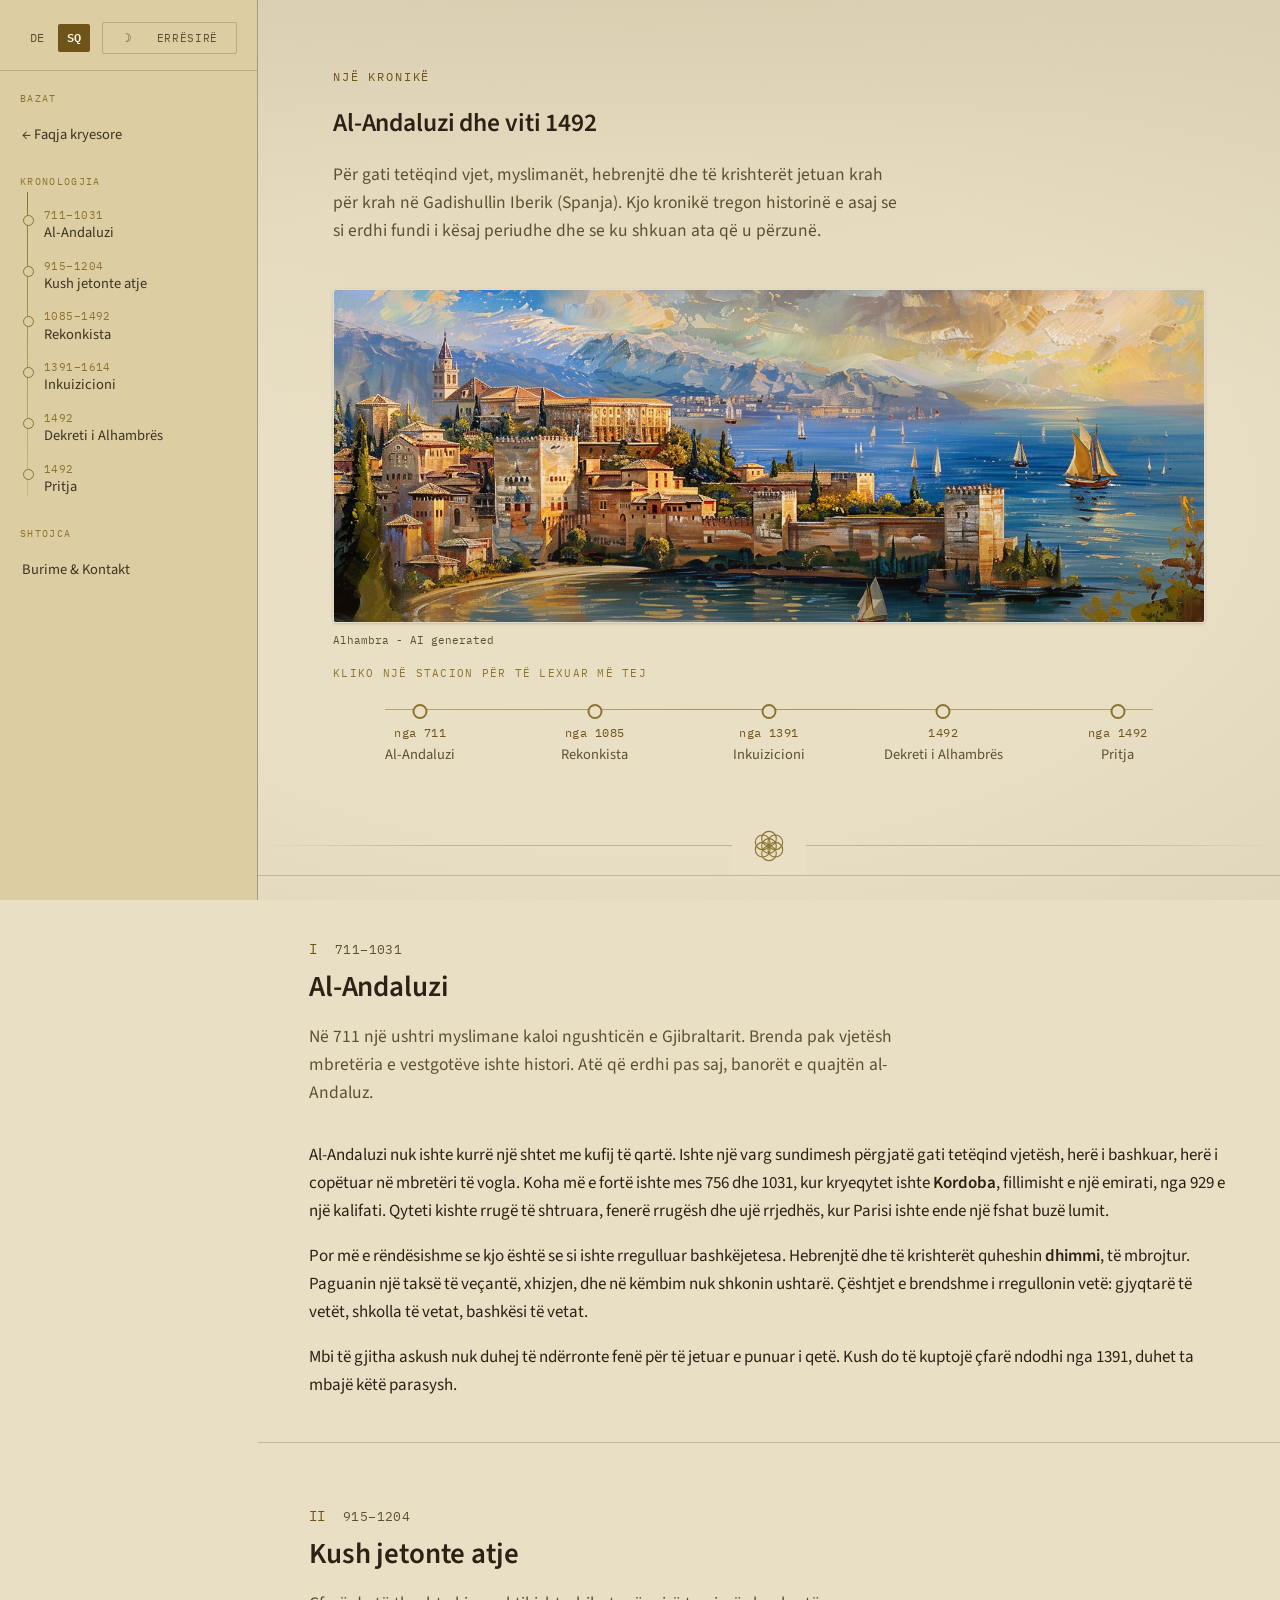
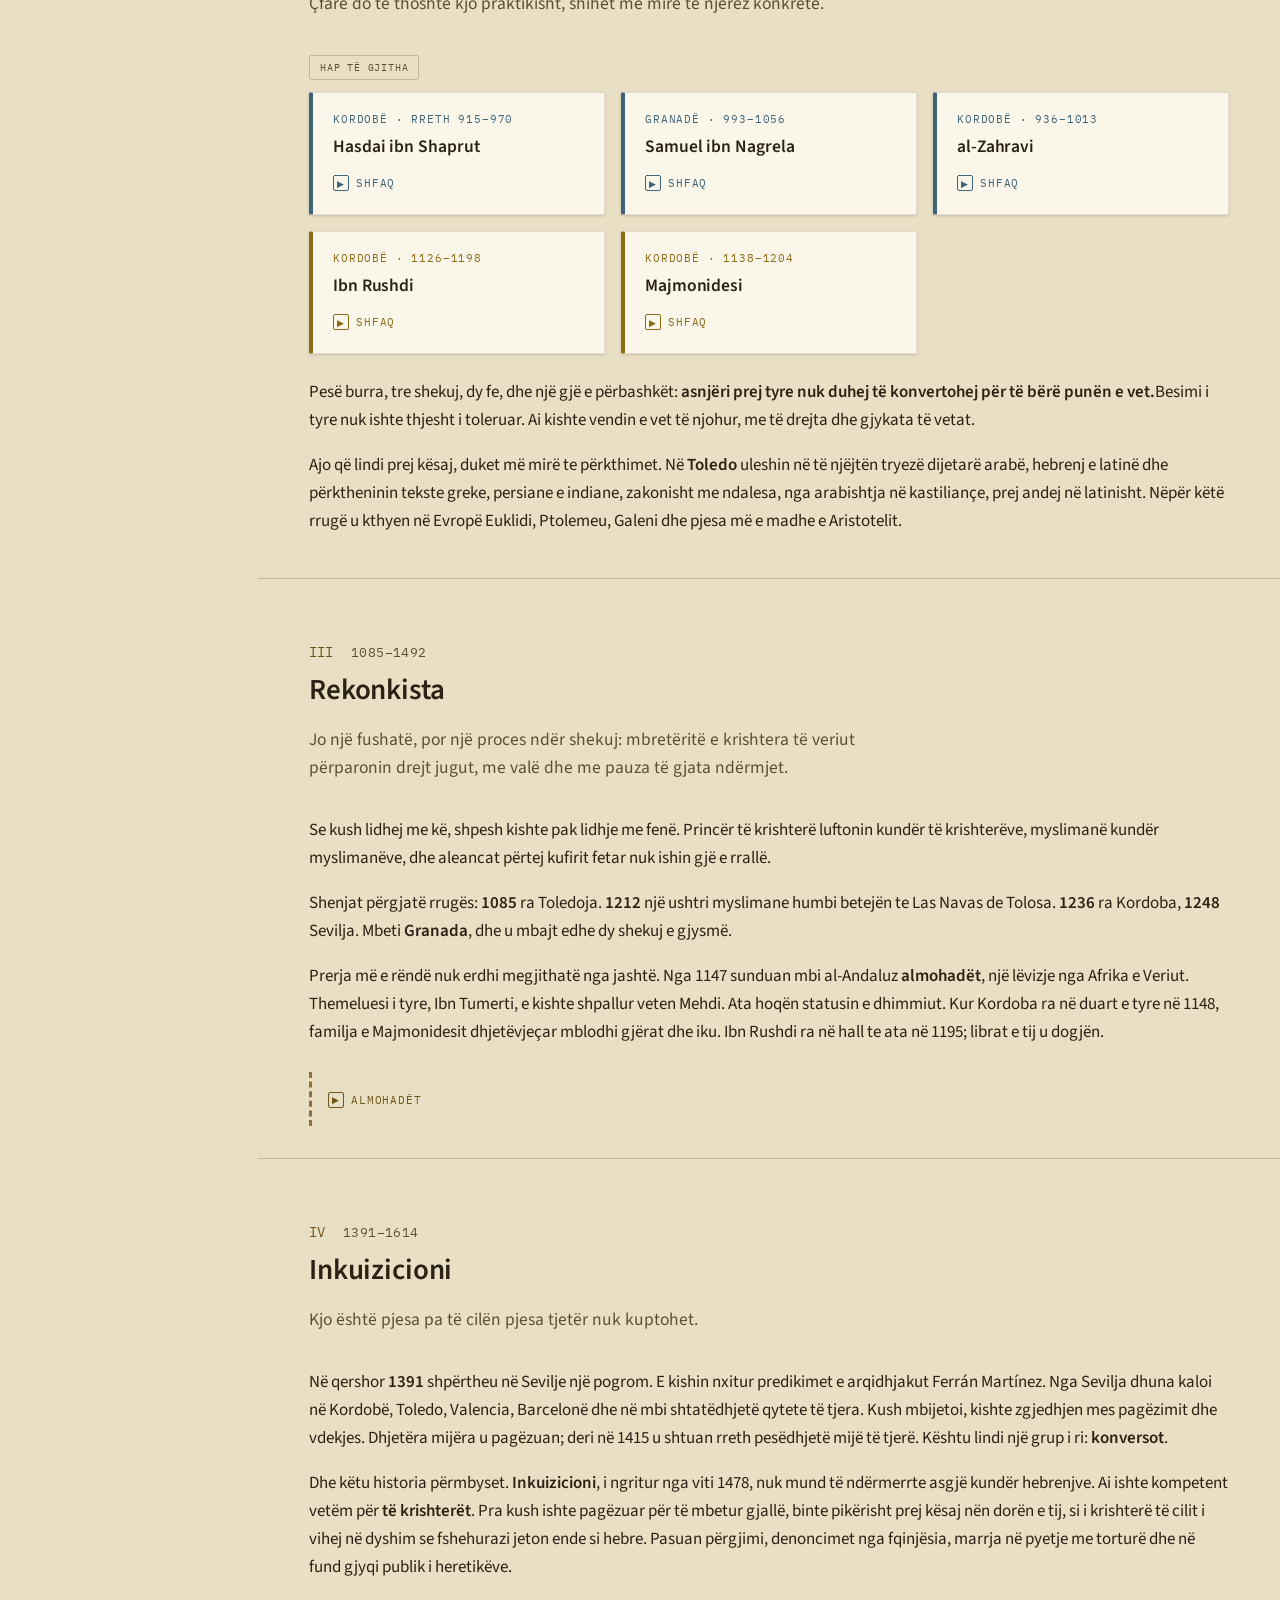
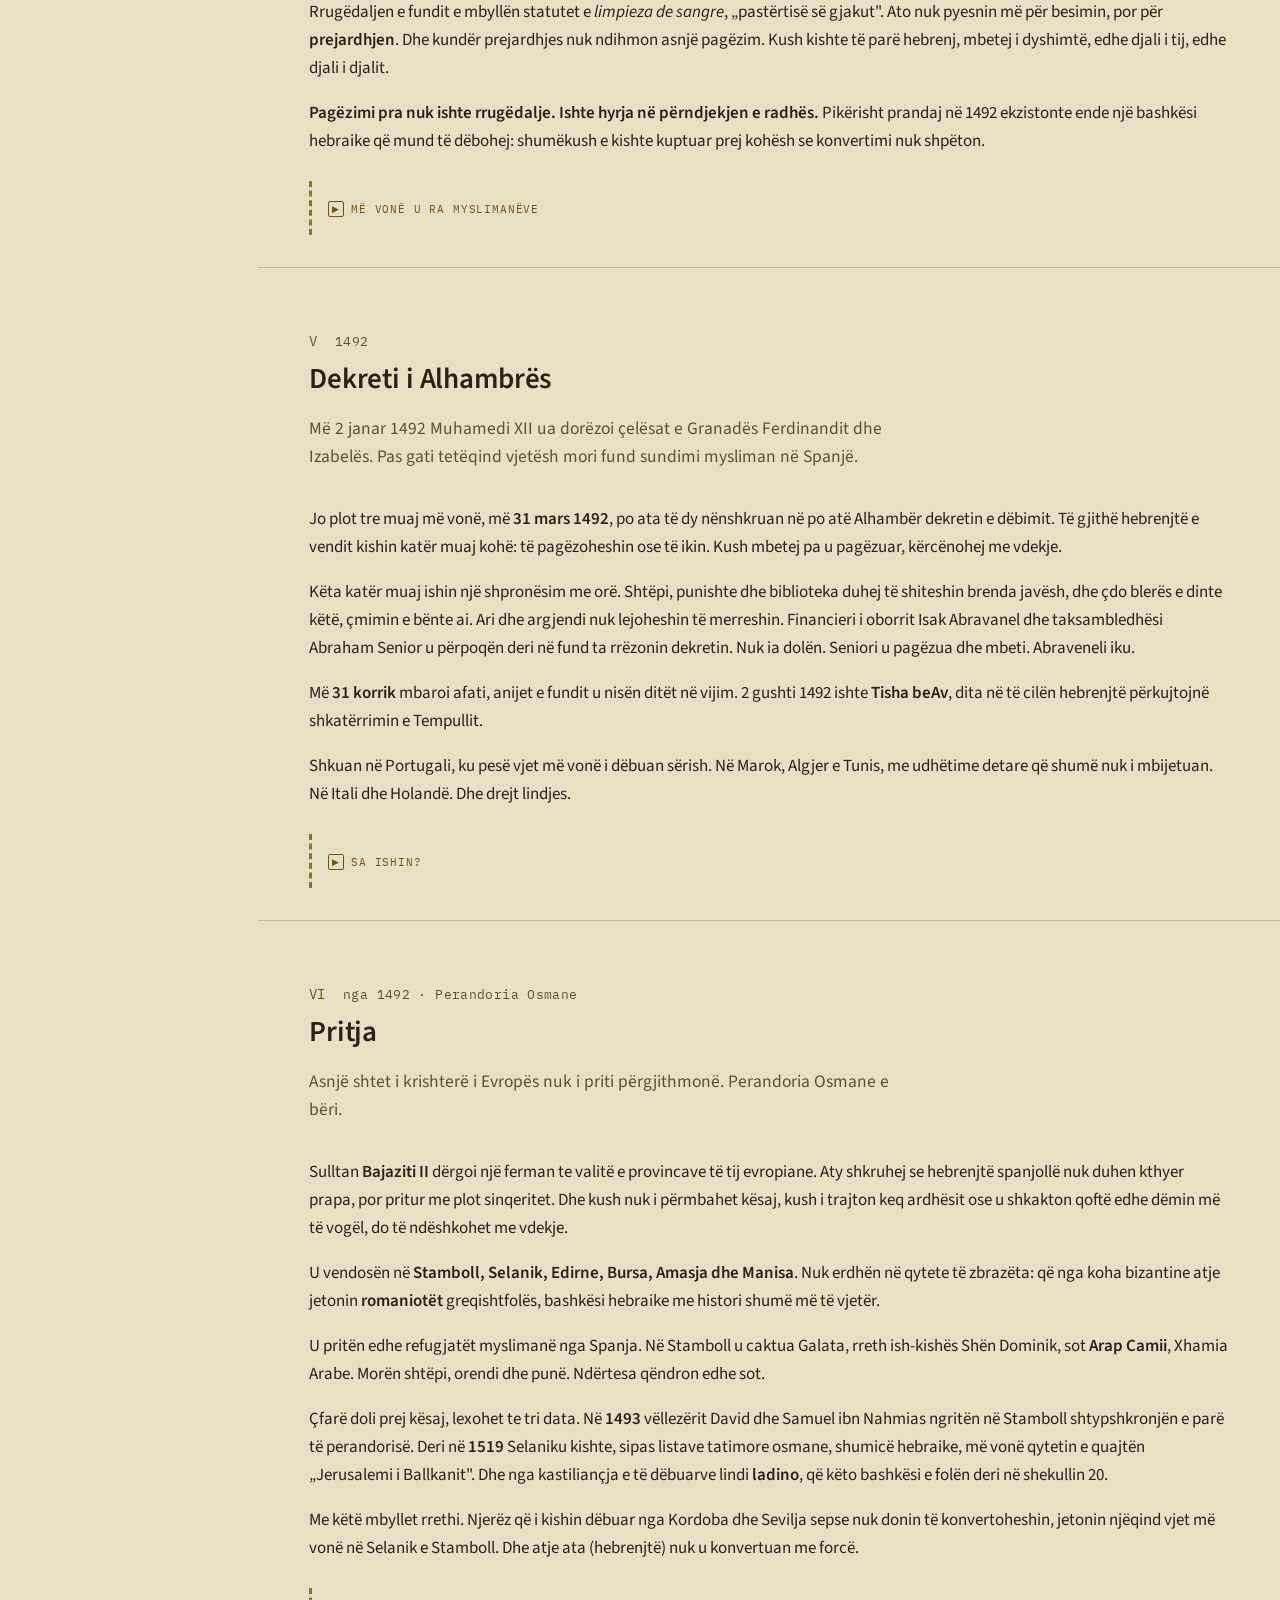
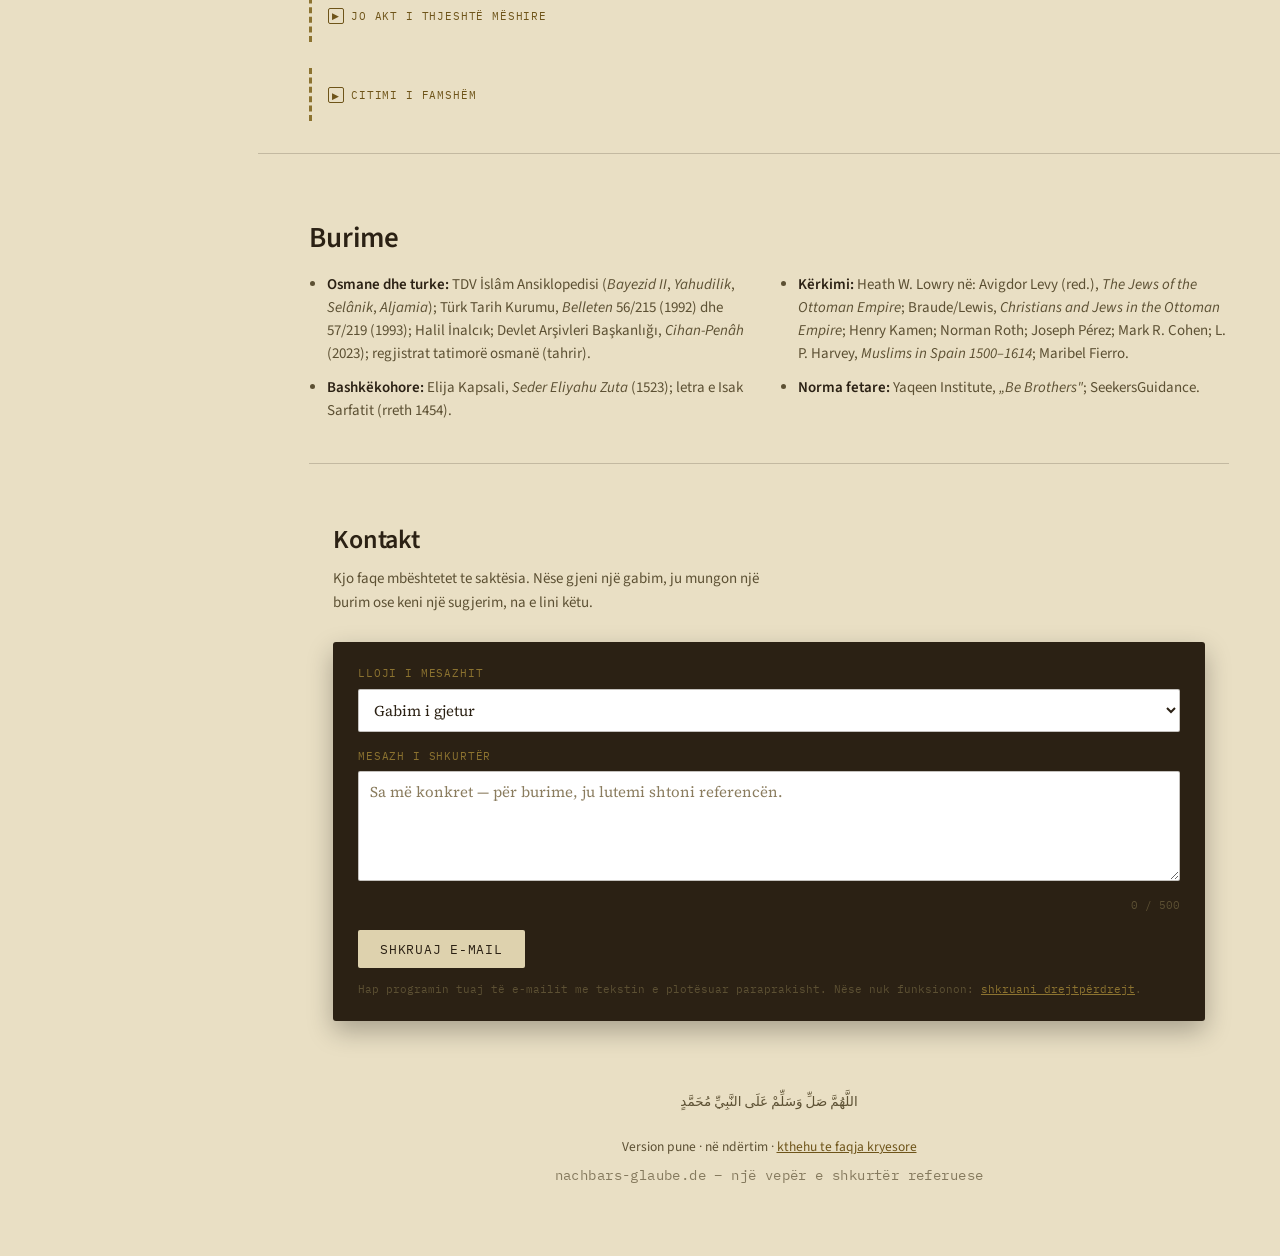
<file: al-andalus-1492-sq.html>
<!DOCTYPE html>
<html lang="sq">
<head>
<meta charset="UTF-8">
<meta name="viewport" content="width=device-width, initial-scale=1.0">
<title>Al-Andaluzi dhe viti 1492</title>
<style>
@import url('https://fonts.googleapis.com/css2?family=Spectral:ital,wght@0,400;0,500;0,600;0,700;1,500&family=Source+Serif+4:opsz,wght@8..60,400;8..60,500;8..60,600&family=IBM+Plex+Mono:wght@400;500&display=swap');

:root{
  --ink:#1B2430;
  --ink-2:#212B39;
  --ink-3:#283544;
  --parchment:#E9DFC4;
  --parchment-2:#DED2AE;
  --parchment-text:#2B2114;
  --gold:#BD9A3C;
  --gold-dim:#8C7330;
  --vermillion:#9C4740;
  --lapis:#3E6479;
  --sage:#5B7B62;
  --line: rgba(233,223,196,0.14);
}

*{box-sizing:border-box;}
html{scroll-behavior:smooth;}
body{
  margin:0;
  background:var(--ink);
  color:var(--parchment);
  font-family:'Source Serif 4', serif;
  line-height:1.6;
}
h1,h2,h3,.display{
  font-family:'Spectral', serif;
  font-weight:600;
  letter-spacing:0.01em;
  color:var(--parchment);
}
.mono{
  font-family:'IBM Plex Mono', monospace;
  letter-spacing:0.03em;
}
a{color:var(--gold);}

/* ---------- decorative geometric motif (non-figurative, girih-inspired) ---------- */
.motif-divider{
  height:34px;
  width:100%;
  background-image: repeating-linear-gradient(45deg, var(--line) 0 1px, transparent 1px 22px),
                     repeating-linear-gradient(-45deg, var(--line) 0 1px, transparent 1px 22px);
  opacity:0.7;
}

.divider-image{
  display:block;
  width:920px;
  max-width:100%;
  height:auto;
  margin:5px auto;
  opacity:0.3;
}

/* ---------- top nav ---------- */
.topnav{
  position:sticky; top:0; z-index:50;
  background:rgba(27,36,48,0.92);
  backdrop-filter:blur(6px);
  border-bottom:1px solid var(--line);
  overflow-x:auto;
  white-space:nowrap;
  padding:0 18px;
}
.topnav .rail{
  display:inline-flex; gap:2px; padding:12px 0;
}
.topnav a{
  font-family:'IBM Plex Mono', monospace;
  font-size:12.5px;
  text-decoration:none;
  color:var(--parchment-2);
  padding:8px 14px;
  border-radius:2px;
  border:1px solid transparent;
  white-space:nowrap;
}
.topnav a:hover{ border-color:var(--gold); color:var(--gold); }

.langswitch{
  display:inline-flex; align-items:center; gap:2px;
  margin-right:12px; padding-right:12px;
  border-right:1px solid var(--line);
  font-family:'IBM Plex Mono', monospace; font-size:12px;
}
.langswitch a, .langswitch span{ padding:6px 8px; }
.langswitch a{ color:var(--parchment-2); text-decoration:none; }
.langswitch a:hover{ color:var(--gold); }
.langswitch .active{ color:var(--gold); font-weight:600; }

/* ---------- hero ---------- */
.hero{
  position:relative;
  padding:100px 24px 70px;
  max-width:900px;
  margin:0 auto;
  text-align:center;
}
.hero .eyebrow{
  font-family:'IBM Plex Mono', monospace;
  font-size:12.5px;
  color:var(--gold);
  text-transform:uppercase;
  letter-spacing:0.18em;
  margin-bottom:22px;
  display:block;
}
.hero h1{
  font-size:clamp(34px,5.4vw,58px);
  line-height:1.12;
  margin:0 0 26px;
}
.hero h1 em{
  font-style:italic; color:var(--gold); font-weight:500;
}
.hero p{
  font-size:18px;
  color:var(--parchment-2);
  max-width:620px;
  margin:0 auto;
}
.hero .seal{
  margin:38px auto 0;
  width:64px; height:64px;
  border:1.5px solid var(--gold);
  border-radius:50%;
  display:flex; align-items:center; justify-content:center;
  font-family:'IBM Plex Mono', monospace;
  font-size:10px; color:var(--gold); letter-spacing:0.05em;
  position:relative;
}
.hero .seal::before{
  content:'';
  position:absolute; inset:6px;
  border:1px solid var(--gold-dim);
  border-radius:50%;
}

/* ---------- methodology strip ---------- */
.method{
  max-width:920px; margin:0 auto; padding:10px 24px 60px;
}
.method .legend{
  display:flex; flex-wrap:wrap; gap:14px; justify-content:center;
  margin-top:18px;
}
.legend .chip{
  font-family:'IBM Plex Mono', monospace;
  font-size:12px; padding:7px 12px; border-radius:2px;
  border:1px solid var(--line); color:var(--parchment-2);
  display:flex; align-items:center; gap:8px;
}
.chip .dot{width:8px;height:8px;border-radius:50%;}
.dot.a{background:var(--lapis);}
.dot.b{background:var(--vermillion);}
.dot.c{background:var(--gold);}

.claim-answer .scholars{
  margin-top:14px; padding-top:12px; border-top:1px dashed rgba(43,33,20,0.25);
}
.claim-answer .scholars .label{ color:var(--vermillion); }
.claim-answer .scholars p{ font-size:14px; }
.method p.note{
  text-align:center; color:var(--parchment-2); font-size:14.5px; max-width:640px; margin:22px auto 0;
}

/* ---------- faktencheck ---------- */
.faktencheck{ max-width:920px; margin:0 auto; padding:10px 24px 70px; }
.claim{
  margin-bottom:36px;
  border:1px solid var(--line);
  border-radius:3px;
  overflow:hidden;
}
.claim-quote{
  background:var(--ink-3);
  padding:20px 24px;
  border-bottom:1px solid var(--line);
}
.claim-quote .label{
  font-family:'IBM Plex Mono', monospace;
  font-size:10.5px; text-transform:uppercase; letter-spacing:0.09em;
  color:var(--vermillion); display:block; margin-bottom:10px;
}
.claim-quote p{
  font-style:italic;
  color:var(--parchment-2);
  font-size:16px;
  margin:0;
  max-width:68ch;
}
.claim-answer{
  background:var(--parchment);
  color:var(--parchment-text);
  padding:22px 24px;
}
.claim-answer .label{
  font-family:'IBM Plex Mono', monospace;
  font-size:10.5px; text-transform:uppercase; letter-spacing:0.09em;
  color:var(--gold-dim); display:block; margin-bottom:10px;
}
.claim-answer p{ font-size:15px; margin:0 0 10px; }
.claim-answer p:last-child{ margin-bottom:0; }
.claim-answer .src{
  font-family:'IBM Plex Mono', monospace; font-size:11px; color:#5c5033;
}

/* ---------- era sections ---------- */
.era{
  padding:70px 24px 30px;
  border-top:1px solid var(--line);
}
.era-inner{ max-width:920px; margin:0 auto; }
.era-head{ display:flex; align-items:baseline; gap:18px; flex-wrap:wrap; margin-bottom:8px;}
.era-num{ font-family:'IBM Plex Mono', monospace; color:var(--gold); font-size:14px;}
.era-dates{ font-family:'IBM Plex Mono', monospace; color:var(--parchment-2); font-size:13px; }
.era h2{ font-size:clamp(24px,3.4vw,34px); margin:2px 0 18px;}
.era > .era-inner > p.lede{
  color:var(--parchment-2); font-size:17px; max-width:70ch; margin-bottom:34px;
}

/* document/evidence cards */
.cards{ display:grid; grid-template-columns:repeat(auto-fit,minmax(260px,1fr)); gap:16px; margin-bottom:10px;}
.card{
  background:var(--parchment);
  color:var(--parchment-text);
  border-radius:2px;
  padding:20px 22px;
  position:relative;
  border-left:4px solid var(--lapis);
  box-shadow:0 10px 26px rgba(0,0,0,0.28);
}
.card.b{ border-left-color:var(--vermillion); }
.card.c{ border-left-color:var(--gold); }
.card .tag{
  font-family:'IBM Plex Mono', monospace;
  font-size:10.5px; text-transform:uppercase; letter-spacing:0.08em;
  color:var(--gold-dim); display:block; margin-bottom:8px;
}
.card.b .tag{ color:var(--vermillion); }
.card.a .tag{ color:var(--lapis); }
.card h3{ font-size:17px; color:var(--parchment-text); margin:0 0 8px; font-weight:600;}
.card p{ font-size:14.5px; margin:0; }
.card .src{
  display:block; margin-top:10px; font-family:'IBM Plex Mono', monospace;
  font-size:11px; color:#5c5033;
}

/* marginal gloss — the signature element */
.gloss{
  margin:26px 0 6px;
  padding:14px 18px 14px 16px;
  border-left:2px dashed var(--gold-dim);
  font-family:'Spectral', serif;
  font-style:italic;
  font-size:14.5px;
  color:var(--parchment-2);
  max-width:66ch;
}
.gloss::before{
  content:'Shënim anësor — kritikë burimesh';
  display:block;
  font-family:'IBM Plex Mono', monospace;
  font-style:normal;
  font-size:10px;
  letter-spacing:0.08em;
  text-transform:uppercase;
  color:var(--gold);
  margin-bottom:6px;
}

.people{
  margin-top:22px; font-size:14.5px; color:var(--parchment-2);
}
.people b{ color:var(--parchment); }

/* cross themes */
.themes-grid{
  display:grid; grid-template-columns:repeat(auto-fit,minmax(220px,1fr));
  gap:22px; margin-top:24px;
}
.theme{ padding:18px 0; border-top:1px solid var(--line); }
.theme .n{ font-family:'IBM Plex Mono', monospace; color:var(--gold); font-size:12px; display:block; margin-bottom:8px;}
.theme h3{ font-size:17px; margin:0 0 8px;}
.theme p{ font-size:14px; color:var(--parchment-2); margin:0;}

/* bib */
.bib ul{ columns:2; column-gap:40px; padding-left:18px; font-size:14px; color:var(--parchment-2);}
.bib li{ margin-bottom:10px; break-inside:avoid;}

footer{
  padding:50px 24px 70px; text-align:center;
  color:var(--parchment-2); font-size:13px;
}
footer .mono{ display:block; margin-top:6px; opacity:0.7;}

@media (max-width:640px){
  .bib ul{ columns:1; }
  .hero{ padding:70px 20px 50px; }
}
</style>
<link rel="stylesheet" href="theme.css">
<link rel="icon" href="favicon.svg" type="image/svg+xml">
<script>(function(){var t="dark";try{t=localStorage.getItem("theme")||(window.matchMedia&&window.matchMedia("(prefers-color-scheme: light)").matches?"light":"dark");}catch(e){}document.documentElement.setAttribute("data-theme",t);})();</script>
</head>
<body>

<nav class="topnav">
  <div class="rail">
    <div class="langswitch"><a href="al-andalus-1492.html">DE</a><span class="active">SQ</span></div>
    <a href="index-sq.html">← Faqja kryesore</a>
    <a href="#andaluzi">711–1031 · Al-Andaluzi</a>
    <a href="#jeta">915–1204 · Kush jetonte atje</a>
    <a href="#rekonkista">1085–1492 · Rekonkista</a>
    <a href="#inkuizicioni">1391–1614 · Inkuizicioni</a>
    <a href="#dekreti">1492 · Dekreti i Alhambrës</a>
    <a href="#pritja">1492 · Pritja</a>
    <a href="#burimet">Burime &amp; Kontakt</a>
  </div>
</nav>

<header class="hero">
  <span class="eyebrow">Një kronikë</span>
  <h2>Al-Andaluzi dhe viti 1492</h2>
  <p>Për gati tetëqind vjet, myslimanët, hebrenjtë dhe të krishterët jetuan krah për krah në Gadishullin Iberik (Spanja). Kjo kronikë tregon historinë e asaj se si erdhi fundi i kësaj periudhe dhe se ku shkuan ata që u përzunë.</p>
</header>

<figure class="hero-figure">
  <div class="frame">
    <img src="images/alhambra2.png"
         alt="Pamje e Alhambrës në Granadë"
         width="1600" height="610" loading="eager" decoding="async">
  </div>
  <figcaption>Alhambra - AI generated</figcaption>
</figure>

<div class="chronik">
  <p class="chronik-hint">Kliko një stacion për të lexuar më tej</p>
  <ol class="chronik-rail">
    <li><a href="#andaluzi"><span class="yr">nga 711</span><span class="ttl">Al-Andaluzi</span></a></li>
    <li><a href="#rekonkista"><span class="yr">nga 1085</span><span class="ttl">Rekonkista</span></a></li>
    <li><a href="#inkuizicioni"><span class="yr">nga 1391</span><span class="ttl">Inkuizicioni</span></a></li>
    <li><a href="#dekreti"><span class="yr">1492</span><span class="ttl">Dekreti i Alhambrës</span></a></li>
    <li><a href="#pritja"><span class="yr">nga 1492</span><span class="ttl">Pritja</span></a></li>
  </ol>
</div>

<div class="motif-divider"></div>

<section class="era" id="andaluzi">
  <div class="era-inner">
    <div class="era-head">
      <span class="era-num">I</span>
      <span class="era-dates mono">711–1031</span>
    </div>
    <h2>Al-Andaluzi</h2>
    <p class="lede">Në 711 një ushtri myslimane kaloi ngushticën e Gjibraltarit. Brenda pak vjetësh mbretëria e vestgotëve ishte histori. Atë që erdhi pas saj, banorët e quajtën al-Andaluz.</p>

    <p>Al-Andaluzi nuk ishte kurrë një shtet me kufij të qartë. Ishte një varg sundimesh përgjatë gati tetëqind vjetësh, herë i bashkuar, herë i copëtuar në mbretëri të vogla. Koha më e fortë ishte mes 756 dhe 1031, kur kryeqytet ishte <b>Kordoba</b>, fillimisht e një emirati, nga 929 e një kalifati. Qyteti kishte rrugë të shtruara, fenerë rrugësh dhe ujë rrjedhës, kur Parisi ishte ende një fshat buzë lumit.</p>

    <p>Por më e rëndësishme se kjo është se si ishte rregulluar bashkëjetesa. Hebrenjtë dhe të krishterët quheshin <b>dhimmi</b>, të mbrojtur. Paguanin një taksë të veçantë, xhizjen, dhe në këmbim nuk shkonin ushtarë. Çështjet e brendshme i rregullonin vetë: gjyqtarë të vetët, shkolla të vetat, bashkësi të vetat.</p>

    <p>Mbi të gjitha askush nuk duhej të ndërronte fenë për të jetuar e punuar i qetë. Kush do të kuptojë çfarë ndodhi nga 1391, duhet ta mbajë këtë parasysh.</p>
  </div>
</section>

<section class="era" id="jeta">
  <div class="era-inner">
    <div class="era-head">
      <span class="era-num">II</span>
      <span class="era-dates mono">915–1204</span>
    </div>
    <h2>Kush jetonte atje</h2>
    <p class="lede">Çfarë do të thoshte kjo praktikisht, shihet më mirë te njerëz konkretë.</p>

    <div class="cards">
      <div class="card a">
        <span class="tag">Kordobë · rreth 915–970</span>
        <h3>Hasdai ibn Shaprut</h3>
        <p>Fillimisht mjek oborri, pastaj drejtor doganash, më në fund përgjegjës për marrëdhëniet me jashtë të kalifit Abd ar-Rahman III. Bisedonte me të dërguar nga Bizanti dhe mbretëria frënge. Krahas kësaj financoi në Kordobë një shkollë talmudike. Ishte hebre dhe mbeti i tillë.</p>
      </div>
      <div class="card a">
        <span class="tag">Granadë · 993–1056</span>
        <h3>Samuel ibn Nagrela</h3>
        <p>Vezir i Granadës, për dekada faktikisht kryeministër, dhe njëkohësisht komandant në fushatë. Netëve shkruante poezi hebraike dhe komente mbi Talmudin. Djali i tij Jusufi e mori detyrën pas tij.</p>
      </div>
      <div class="card a">
        <span class="tag">Kordobë · 936–1013</span>
        <h3>al-Zahravi</h3>
        <p>Mjek oborri dhe autor i një vepre mjekësore në tridhjetë vëllime. Vëllimi mbi kirurgjinë, me vizatime të instrumenteve që i kishte projektuar vetë, u përkthye në latinisht dhe mbeti pesëqind vjet vepra standarde në universitetet evropiane.</p>
      </div>
      <div class="card c">
        <span class="tag">Kordobë · 1126–1198</span>
        <h3>Ibn Rushdi</h3>
        <p>Gjykatës, mjek dhe interpretuesi më i rëndësishëm i Aristotelit në mesjetë. Në universitetet latine nuk kishte nevojë t'i thuhej emri: mjaftonte „Komentuesi", dhe të gjithë e dinin për kë bëhej fjalë.</p>
      </div>
      <div class="card c">
        <span class="tag">Kordobë · 1138–1204</span>
        <h3>Majmonidesi</h3>
        <p>Mjek dhe dijetari hebre më i rëndësishëm i mesjetës. Vepra e tij lidhi filozofinë arabe me të drejtën hebraike. I lindur në të njëjtin qytet si Ibn Rushdi, vetëm një brez më vonë.</p>
      </div>
    </div>

    <p style="margin-top:24px;">Pesë burra, tre shekuj, dy fe, dhe një gjë e përbashkët: <b>asnjëri prej tyre nuk duhej të konvertohej për të bërë punën e vet.</b>Besimi i tyre nuk ishte thjesht i toleruar. Ai kishte vendin e vet të njohur, me të drejta dhe gjykata të vetat.</p>

    <p>Ajo që lindi prej kësaj, duket më mirë te përkthimet. Në <b>Toledo</b> uleshin në të njëjtën tryezë dijetarë arabë, hebrenj e latinë dhe përktheninin tekste greke, persiane e indiane, zakonisht me ndalesa, nga arabishtja në kastiliançe, prej andej në latinisht. Nëpër këtë rrugë u kthyen në Evropë Euklidi, Ptolemeu, Galeni dhe pjesa më e madhe e Aristotelit.</p>
  </div>
</section>

<section class="era" id="rekonkista">
  <div class="era-inner">
    <div class="era-head">
      <span class="era-num">III</span>
      <span class="era-dates mono">1085–1492</span>
    </div>
    <h2>Rekonkista</h2>
    <p class="lede">Jo një fushatë, por një proces ndër shekuj: mbretëritë e krishtera të veriut përparonin drejt jugut, me valë dhe me pauza të gjata ndërmjet.</p>

    <p>Se kush lidhej me kë, shpesh kishte pak lidhje me fenë. Princër të krishterë luftonin kundër të krishterëve, myslimanë kundër myslimanëve, dhe aleancat përtej kufirit fetar nuk ishin gjë e rrallë.</p>

    <p>Shenjat përgjatë rrugës: <b>1085</b> ra Toledoja. <b>1212</b> një ushtri myslimane humbi betejën te Las Navas de Tolosa. <b>1236</b> ra Kordoba, <b>1248</b> Sevilja. Mbeti <b>Granada</b>, dhe u mbajt edhe dy shekuj e gjysmë.</p>

    <p>Prerja më e rëndë nuk erdhi megjithatë nga jashtë. Nga 1147 sunduan mbi al-Andaluz <b>almohadët</b>, një lëvizje nga Afrika e Veriut. Themeluesi i tyre, Ibn Tumerti, e kishte shpallur veten Mehdi. Ata hoqën statusin e dhimmiut. Kur Kordoba ra në duart e tyre në 1148, familja e Majmonidesit dhjetëvjeçar mblodhi gjërat dhe iku. Ibn Rushdi ra në hall te ata në 1195; librat e tij u dogjën.</p>

    <div class="gloss" data-label="Almohadët">
      <p>Ata nuk i takojnë traditës juridike për të cilën flet ky tekst, dhe për këtë nuk ka nevojë të debatohet mbi çështje besimi. Mjafton ajo që bënë: hoqën statusin e mbrojtjes dhe në trojet e pushtuara vunë para zgjedhjes, pranoni mësimin tonë, ikni ose vdisni, jo vetëm hebrenjtë e të krishterët, por edhe <b>sunitët malikitë</b>. Majmonidesi iku prej tyre, jo prej sundimit sunit.</p>
    </div>
  </div>
</section>

<section class="era" id="inkuizicioni">
  <div class="era-inner">
    <div class="era-head">
      <span class="era-num">IV</span>
      <span class="era-dates mono">1391–1614</span>
    </div>
    <h2>Inkuizicioni</h2>
    <p class="lede">Kjo është pjesa pa të cilën pjesa tjetër nuk kuptohet.</p>

    <p>Në qershor <b>1391</b> shpërtheu në Sevilje një pogrom. E kishin nxitur predikimet e arqidhjakut Ferrán Martínez. Nga Sevilja dhuna kaloi në Kordobë, Toledo, Valencia, Barcelonë dhe në mbi shtatëdhjetë qytete të tjera. Kush mbijetoi, kishte zgjedhjen mes pagëzimit dhe vdekjes. Dhjetëra mijëra u pagëzuan; deri në 1415 u shtuan rreth pesëdhjetë mijë të tjerë. Kështu lindi një grup i ri: <b>konversot</b>.</p>

    <p>Dhe këtu historia përmbyset. <b>Inkuizicioni</b>, i ngritur nga viti 1478, nuk mund të ndërmerrte asgjë kundër hebrenjve. Ai ishte kompetent vetëm për <b>të krishterët</b>. Pra kush ishte pagëzuar për të mbetur gjallë, binte pikërisht prej kësaj nën dorën e tij, si i krishterë të cilit i vihej në dyshim se fshehurazi jeton ende si hebre. Pasuan përgjimi, denoncimet nga fqinjësia, marrja në pyetje me torturë dhe në fund gjyqi publik i heretikëve.</p>

    <p>Rrugëdaljen e fundit e mbyllën statutet e <i>limpieza de sangre</i>, „pastërtisë së gjakut". Ato nuk pyesnin më për besimin, por për <b>prejardhjen</b>. Dhe kundër prejardhjes nuk ndihmon asnjë pagëzim. Kush kishte të parë hebrenj, mbetej i dyshimtë, edhe djali i tij, edhe djali i djalit.</p>

    <p><b>Pagëzimi pra nuk ishte rrugëdalje. Ishte hyrja në përndjekjen e radhës.</b> Pikërisht prandaj në 1492 ekzistonte ende një bashkësi hebraike që mund të dëbohej: shumëkush e kishte kuptuar prej kohësh se konvertimi nuk shpëton.</p>

    <div class="gloss" data-label="Më vonë u ra myslimanëve">
      <p>Gjatë dorëzimit të Granadës myslimanëve u ishte premtuar me marrëveshje liri fetare. Nga 1499 kjo marrëveshje u shkel: fillimisht djegie librash në Granadë, pastaj pagëzime me dhunë, 1502 në Kastilje dhe 1526 në Aragon. Më pas u ndaluan gjuha arabe, veshja, banjat. Nga 1568 deri 1571 pasuan kryengritja e Alpuharrasit dhe shtypja e saj. Mes 1609 dhe 1614 më në fund dëbimi i <b>moriskëve</b>, disa qindra mijëra njerëz. Historiani spanjoll Ruiz-Domenec e quan shkatërrim i bashkësisë islame spanjolle përmes një spastrimi etnik mizor.</p>
    </div>
  </div>
</section>

<section class="era" id="dekreti">
  <div class="era-inner">
    <div class="era-head">
      <span class="era-num">V</span>
      <span class="era-dates mono">1492</span>
    </div>
    <h2>Dekreti i Alhambrës</h2>
    <p class="lede">Më 2 janar 1492 Muhamedi XII ua dorëzoi çelësat e Granadës Ferdinandit dhe Izabelës. Pas gati tetëqind vjetësh mori fund sundimi mysliman në Spanjë.</p>

    <p>Jo plot tre muaj më vonë, më <b>31 mars 1492</b>, po ata të dy nënshkruan në po atë Alhambër dekretin e dëbimit. Të gjithë hebrenjtë e vendit kishin katër muaj kohë: të pagëzoheshin ose të ikin. Kush mbetej pa u pagëzuar, kërcënohej me vdekje.</p>

    <p>Këta katër muaj ishin një shpronësim me orë. Shtëpi, punishte dhe biblioteka duhej të shiteshin brenda javësh, dhe çdo blerës e dinte këtë, çmimin e bënte ai. Ari dhe argjendi nuk lejoheshin të merreshin. Financieri i oborrit Isak Abravanel dhe taksambledhësi Abraham Senior u përpoqën deri në fund ta rrëzonin dekretin. Nuk ia dolën. Seniori u pagëzua dhe mbeti. Abraveneli iku.</p>

    <p>Më <b>31 korrik</b> mbaroi afati, anijet e fundit u nisën ditët në vijim. 2 gushti 1492 ishte <b>Tisha beAv</b>, dita në të cilën hebrenjtë përkujtojnë shkatërrimin e Tempullit.</p>

    <p>Shkuan në Portugali, ku pesë vjet më vonë i dëbuan sërish. Në Marok, Algjer e Tunis, me udhëtime detare që shumë nuk i mbijetuan. Në Itali dhe Holandë. Dhe drejt lindjes.</p>

    <div class="gloss" data-label="Sa ishin?">
      <p>Për këtë kërkimi debaton ende sot. Historianët perëndimorë japin zakonisht 40.000 deri 100.000; mesjetari i Madridit Vicente Alvarez vlerëson rreth 80.000. Në paraqitjet turke lexohet 120.000 deri 250.000, vlerësime më të vjetra shkonin deri 800.000. E padiskutueshme është vetëm se <b>të konvertuarit</b> ishin grupi më i madh, mbi 200.000, që mbetën dhe mbetën në dorë të Inkuizicionit.</p>
    </div>
  </div>
</section>

<section class="era" id="pritja">
  <div class="era-inner">
    <div class="era-head">
      <span class="era-num">VI</span>
      <span class="era-dates mono">nga 1492 · Perandoria Osmane</span>
    </div>
    <h2>Pritja</h2>
    <p class="lede">Asnjë shtet i krishterë i Evropës nuk i priti përgjithmonë. Perandoria Osmane e bëri.</p>

    <p>Sulltan <b>Bajaziti II</b> dërgoi një ferman te valitë e provincave të tij evropiane. Aty shkruhej se hebrenjtë spanjollë nuk duhen kthyer prapa, por pritur me plot sinqeritet. Dhe kush nuk i përmbahet kësaj, kush i trajton keq ardhësit ose u shkakton qoftë edhe dëmin më të vogël, do të ndëshkohet me vdekje.</p>

    <p>U vendosën në <b>Stamboll, Selanik, Edirne, Bursa, Amasja dhe Manisa</b>. Nuk erdhën në qytete të zbrazëta: që nga koha bizantine atje jetonin <b>romaniotët</b> greqishtfolës, bashkësi hebraike me histori shumë më të vjetër.</p>

    <p>U pritën edhe refugjatët myslimanë nga Spanja. Në Stamboll u caktua Galata, rreth ish-kishës Shën Dominik, sot <b>Arap Camii</b>, Xhamia Arabe. Morën shtëpi, orendi dhe punë. Ndërtesa qëndron edhe sot.</p>

    <p>Çfarë doli prej kësaj, lexohet te tri data. Në <b>1493</b> vëllezërit David dhe Samuel ibn Nahmias ngritën në Stamboll shtypshkronjën e parë të perandorisë. Deri në <b>1519</b> Selaniku kishte, sipas listave tatimore osmane, shumicë hebraike, më vonë qytetin e quajtën „Jerusalemi i Ballkanit". Dhe nga kastiliançja e të dëbuarve lindi <b>ladino</b>, që këto bashkësi e folën deri në shekullin 20.</p>

    <p>Me këtë mbyllet rrethi. Njerëz që i kishin dëbuar nga Kordoba dhe Sevilja sepse nuk donin të konvertoheshin, jetonin njëqind vjet më vonë në Selanik e Stamboll. Dhe atje ata (hebrenjtë) nuk u konvertuan me forcë.</p>

    <div class="gloss" data-label="Jo akt i thjeshtë mëshire">
      <p>Pritja kishte edhe arsye praktike. Perandoria kishte nevojë për zejtarë, tregtarë dhe mjekë, dhe i mori. Të priturit jetuan si dhimmi me detyrim xhizjeje, jo si të barabartë. Dhe e njëjta administratë njihte <i>sürgün</i>-in, shpërnguljen me detyrim, sepse pas 1453 kishte transferuar hebrenj romaniotë në Stamboll. Edhe kjo i takon pamjes.</p>
    </div>

    <div class="gloss" data-label="Citimi i famshëm">
      <p>Fjalia se Ferdinandi e varfëron vendin e vet dhe e pasuron atë osman, i atribuohet me dëshirë Bajazitit. Por ajo qëndron në kronikën e Elija Kapsalit të vitit 1523, dhe atje thuhet se mbreti spanjoll konsiderohej <b>në oborrin e Stambollit</b> si budalla. Shoqata Historike Turke vetë thekson se atribuimi Bajazitit nuk qëndron. Fermani drejtuar valive është gjithsesi dëshmia më e mirë: ai është politikë, jo retorikë.</p>
    </div>
  </div>
</section>




<section class="era bib" id="burimet">
  <div class="era-inner">
    <h2>Burime</h2>
    <ul>
      <li><b>Osmane dhe turke:</b> TDV İslâm Ansiklopedisi (<i>Bayezid II</i>, <i>Yahudilik</i>, <i>Selânik</i>, <i>Aljamia</i>); Türk Tarih Kurumu, <i>Belleten</i> 56/215 (1992) dhe 57/219 (1993); Halil İnalcık; Devlet Arşivleri Başkanlığı, <i>Cihan-Penâh</i> (2023); regjistrat tatimorë osmanë (tahrir).</li>
      <li><b>Bashkëkohore:</b> Elija Kapsali, <i>Seder Eliyahu Zuta</i> (1523); letra e Isak Sarfatit (rreth 1454).</li>
      <li><b>Kërkimi:</b> Heath W. Lowry në: Avigdor Levy (red.), <i>The Jews of the Ottoman Empire</i>; Braude/Lewis, <i>Christians and Jews in the Ottoman Empire</i>; Henry Kamen; Norman Roth; Joseph Pérez; Mark R. Cohen; L. P. Harvey, <i>Muslims in Spain 1500–1614</i>; Maribel Fierro.</li>
      <li><b>Norma fetare:</b> Yaqeen Institute, <i>„Be Brothers"</i>; SeekersGuidance.</li>
    </ul>
  </div>
</section>

<style>
.feedback{ max-width:920px; margin:0 auto; padding:60px 24px 20px; border-top:1px solid var(--line); }
.feedback h2{ font-size:clamp(20px,2.6vw,26px); margin:0 0 10px; }
.feedback .intro{ color:var(--parchment-2); font-size:15px; max-width:62ch; margin:0 0 26px; }
.feedback .box{ background:var(--parchment); border-radius:3px; padding:22px 24px; box-shadow:0 10px 26px rgba(0,0,0,0.28); }
.feedback label{ display:block; font-family:'IBM Plex Mono',monospace; font-size:10.5px; text-transform:uppercase;
  letter-spacing:0.08em; color:var(--gold-dim); margin-bottom:6px; }
.feedback select, .feedback textarea{
  width:100%; font-family:'Source Serif 4',serif; font-size:15px; color:var(--parchment-text);
  background:var(--field-bg); border:1px solid var(--field-border); border-radius:2px; padding:9px 11px; margin-bottom:6px; }
.feedback textarea{ min-height:110px; resize:vertical; }
.feedback select:focus, .feedback textarea:focus{ outline:2px solid var(--gold); outline-offset:-1px; }
.feedback select{ margin-bottom:16px; }
.feedback .counter{ font-family:'IBM Plex Mono',monospace; font-size:11px; color:#5c5033; text-align:right; margin:0 0 16px; }
.feedback button{ font-family:'IBM Plex Mono',monospace; font-size:12.5px; letter-spacing:0.06em; text-transform:uppercase;
  background:var(--ink-3); color:var(--parchment); border:none; border-radius:2px; padding:11px 22px; cursor:pointer; }
.feedback button:hover{ background:var(--ink); }
.feedback .note-small{ font-family:'IBM Plex Mono',monospace; font-size:11px; color:#5c5033; margin:12px 0 0; }
.feedback .note-small a{ color:var(--gold-dim); }
</style>

<section class="feedback" id="feedback">
  <h2>Kontakt</h2>
  <p class="intro">Kjo faqe mbështetet te saktësia. Nëse gjeni një gabim, ju mungon një burim ose keni një sugjerim, na e lini këtu.</p>

  <div class="box">
    <label for="fb-lloji">Lloji i mesazhit</label>
    <select id="fb-lloji">
      <option>Gabim i gjetur</option>
      <option>Burim / dëshmi për t'u shtuar</option>
      <option>Sugjerim përmirësimi</option>
      <option>Tjetër</option>
    </select>

    <label for="fb-mesazhi">Mesazh i shkurtër</label>
    <textarea id="fb-mesazhi" maxlength="500" placeholder="Sa më konkret — për burime, ju lutemi shtoni referencën."></textarea>
    <p class="counter"><span id="fb-numri">0</span> / 500</p>

    <button type="button" id="fb-dergo">Shkruaj e-mail</button>
    <p class="note-small">Hap programin tuaj të e-mailit me tekstin e plotësuar paraprakisht. Nëse nuk funksionon:
      <a href="mailto:nachbar.aptitude308@passinbox.com?subject=Mesazh%20p%C3%ABr%20faqen">shkruani drejtpërdrejt</a>.</p>
  </div>
</section>

<script>
(function(){
  var MAIL = 'nachbar.aptitude308@passinbox.com';
  var MAX  = 500;
  var lloji   = document.getElementById('fb-lloji');
  var mesazhi = document.getElementById('fb-mesazhi');
  var numri   = document.getElementById('fb-numri');
  var btn     = document.getElementById('fb-dergo');

  mesazhi.addEventListener('input', function(){
    if (mesazhi.value.length > MAX) { mesazhi.value = mesazhi.value.slice(0, MAX); }
    numri.textContent = mesazhi.value.length;
  });

  btn.addEventListener('click', function(){
    var teksti = mesazhi.value.trim();
    if (!teksti) { mesazhi.focus(); return; }
    var subjekti = 'Mesazh për faqen — ' + lloji.value;
    window.location.href = 'mailto:' + MAIL
      + '?subject=' + encodeURIComponent(subjekti)
      + '&body='    + encodeURIComponent(teksti);
  });
})();
</script>

<footer>
  <span class="footer-script" lang="ar" dir="rtl">اللَّهُمَّ صَلِّ وَسَلِّمْ عَلَى النَّبِيِّ مُحَمَّدٍ</span>
  <br><br>Version pune · në ndërtim · <a href="index-sq.html">kthehu te faqja kryesore</a>
  <span class="mono">nachbars-glaube.de – një vepër e shkurtër referuese</span>
</footer>

<script src="app.js" defer></script>
</body>
</html>
</file>
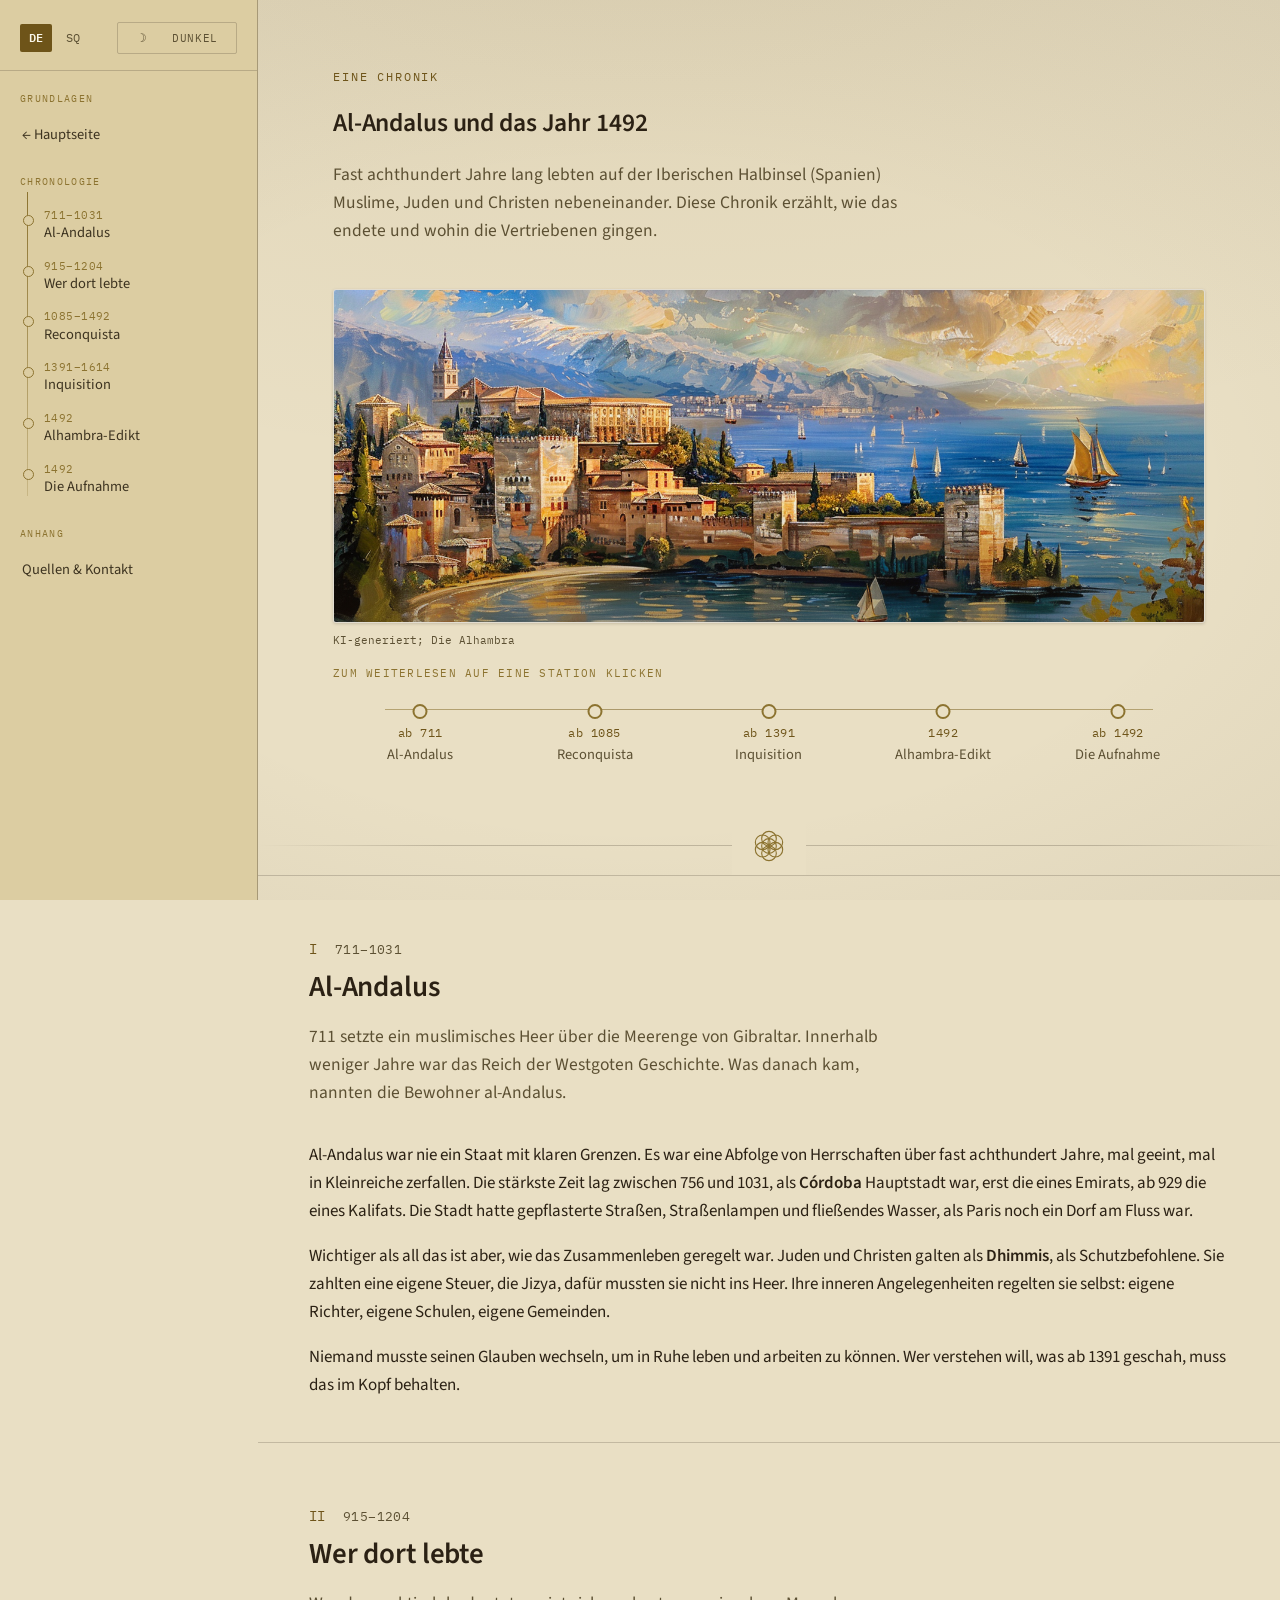
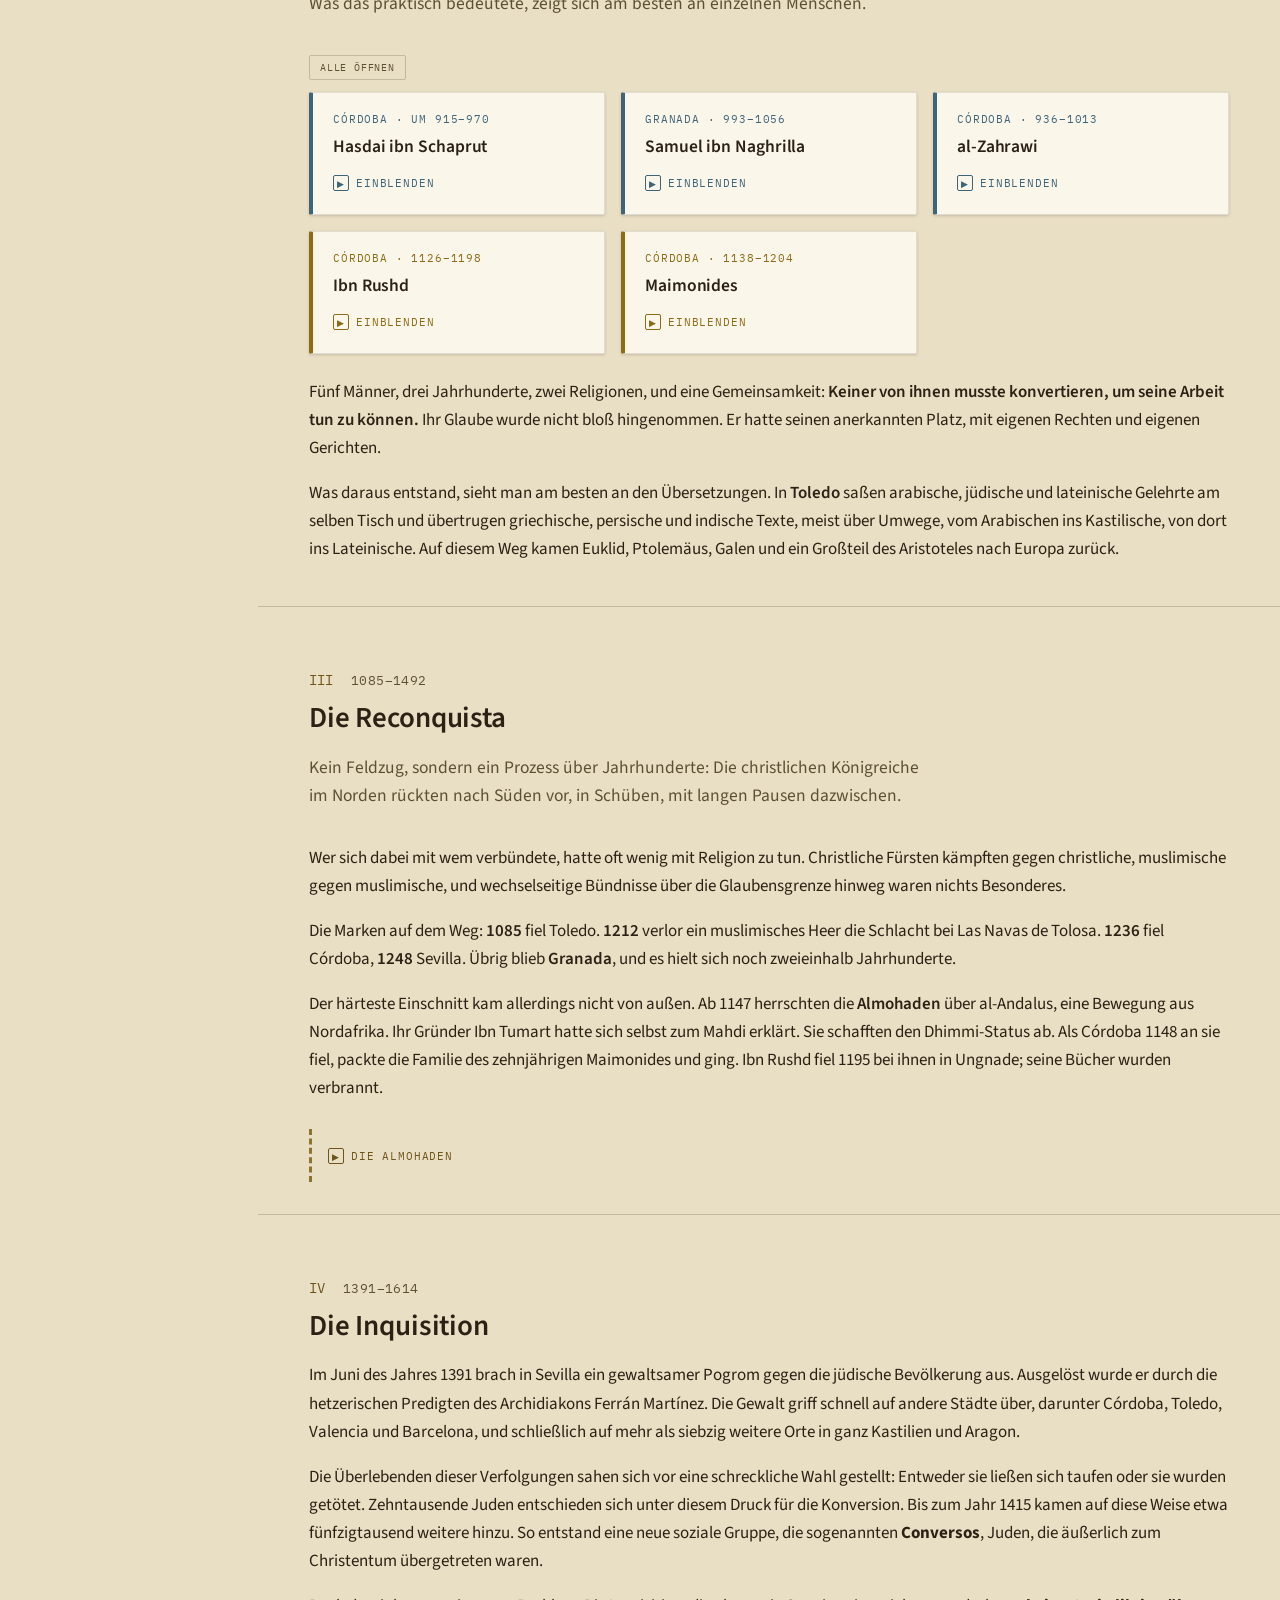
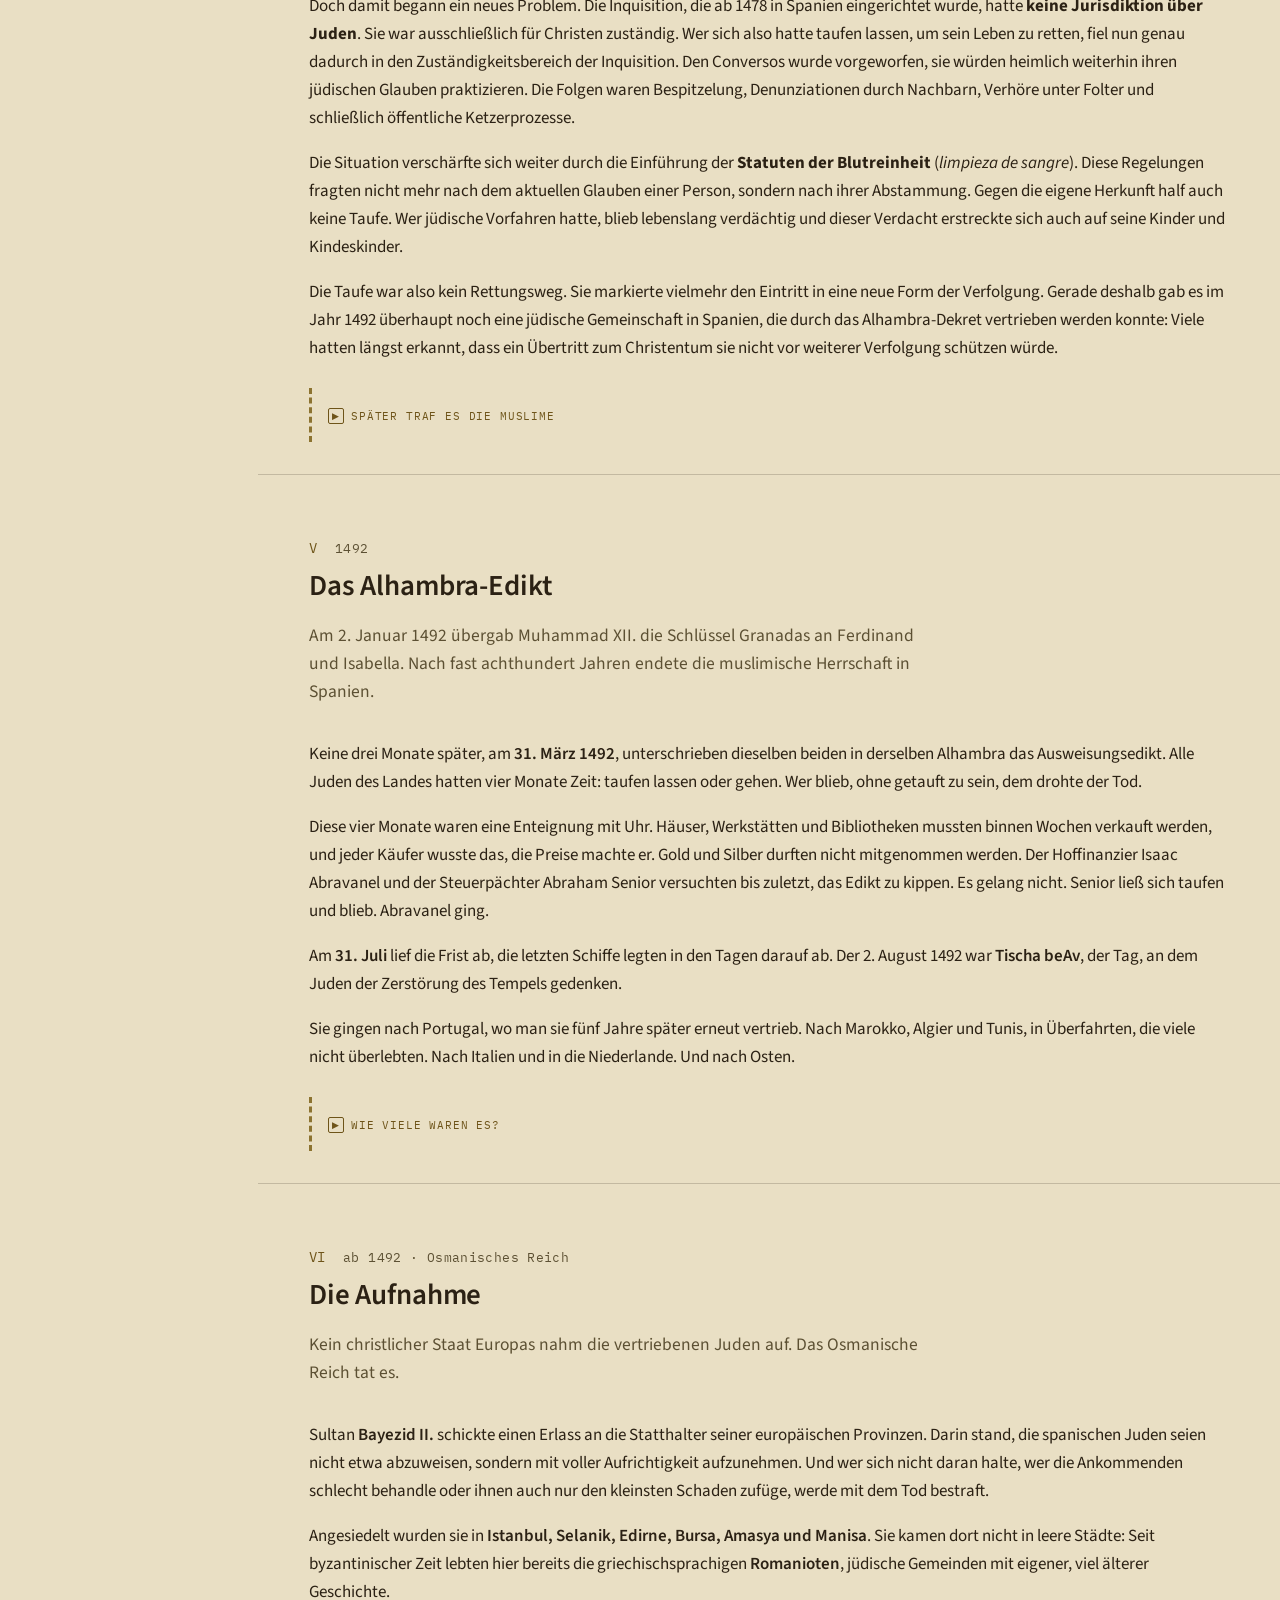
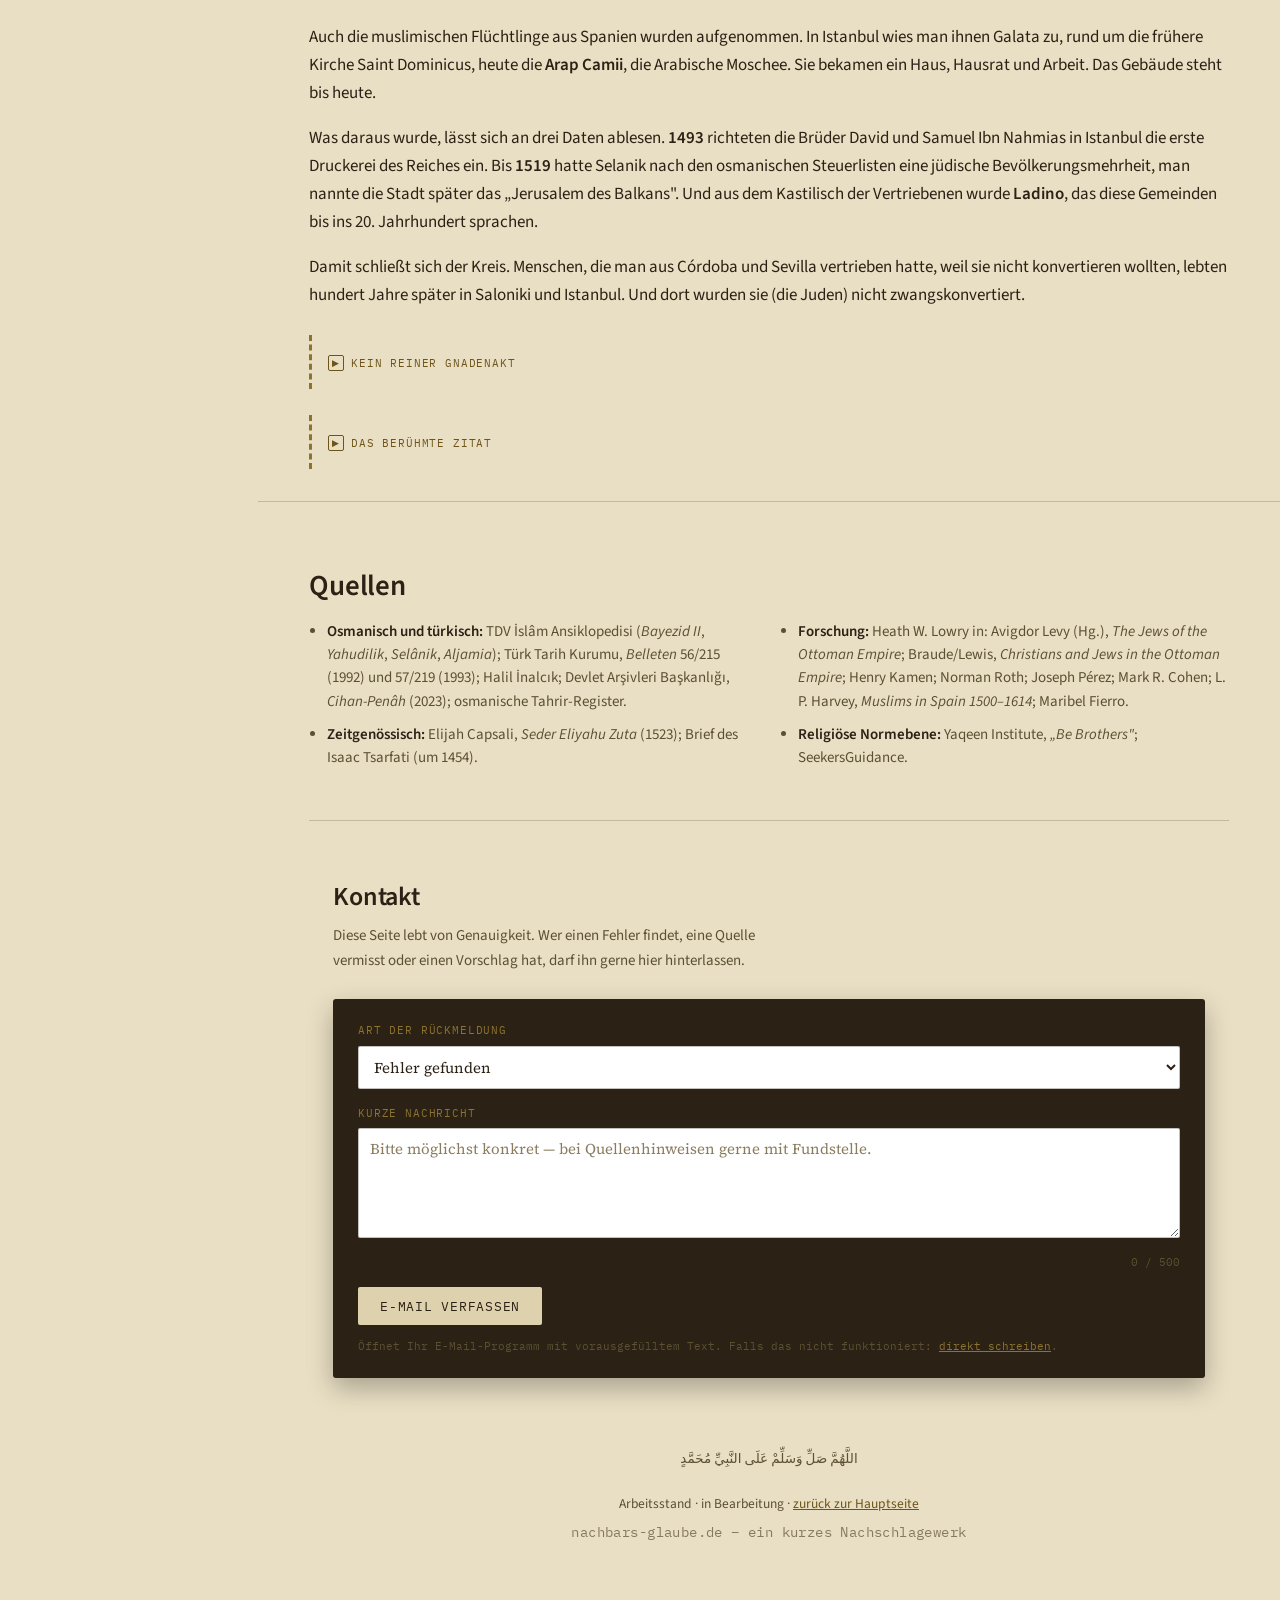
<file: al-andalus-1492.html>
<!DOCTYPE html>
<html lang="de">
<head>
<meta charset="UTF-8">
<meta name="viewport" content="width=device-width, initial-scale=1.0">
<title>Al-Andalus und das Jahr 1492</title>
<style>
@import url('https://fonts.googleapis.com/css2?family=Spectral:ital,wght@0,400;0,500;0,600;0,700;1,500&family=Source+Serif+4:opsz,wght@8..60,400;8..60,500;8..60,600&family=IBM+Plex+Mono:wght@400;500&display=swap');

:root{
  --ink:#1B2430;
  --ink-2:#212B39;
  --ink-3:#283544;
  --parchment:#E9DFC4;
  --parchment-2:#DED2AE;
  --parchment-text:#2B2114;
  --gold:#BD9A3C;
  --gold-dim:#8C7330;
  --vermillion:#9C4740;
  --lapis:#3E6479;
  --sage:#5B7B62;
  --line: rgba(233,223,196,0.14);
}

*{box-sizing:border-box;}
html{scroll-behavior:smooth;}
body{
  margin:0;
  background:var(--ink);
  color:var(--parchment);
  font-family:'Source Serif 4', serif;
  line-height:1.6;
}
h1,h2,h3,.display{
  font-family:'Spectral', serif;
  font-weight:600;
  letter-spacing:0.01em;
  color:var(--parchment);
}
.mono{
  font-family:'IBM Plex Mono', monospace;
  letter-spacing:0.03em;
}
a{color:var(--gold);}

/* ---------- decorative geometric motif (non-figurative, girih-inspired) ---------- */
.motif-divider{
  height:34px;
  width:100%;
  background-image: repeating-linear-gradient(45deg, var(--line) 0 1px, transparent 1px 22px),
                     repeating-linear-gradient(-45deg, var(--line) 0 1px, transparent 1px 22px);
  opacity:0.7;
}
.divider-image{
  display:block;
  width:920px;
  max-width:100%;
  height:auto;
  margin:5px auto;
  opacity:0.3;
}

/* ---------- top nav ---------- */
.topnav{
  position:sticky; top:0; z-index:50;
  background:rgba(27,36,48,0.92);
  backdrop-filter:blur(6px);
  border-bottom:1px solid var(--line);
  overflow-x:auto;
  white-space:nowrap;
  padding:0 18px;
}
.topnav .rail{
  display:inline-flex; gap:2px; padding:12px 0;
}
.topnav a{
  font-family:'IBM Plex Mono', monospace;
  font-size:12.5px;
  text-decoration:none;
  color:var(--parchment-2);
  padding:8px 14px;
  border-radius:2px;
  border:1px solid transparent;
  white-space:nowrap;
}
.topnav a:hover{ border-color:var(--gold); color:var(--gold); }

.langswitch{
  display:inline-flex; align-items:center; gap:2px;
  margin-right:12px; padding-right:12px;
  border-right:1px solid var(--line);
  font-family:'IBM Plex Mono', monospace; font-size:12px;
}
.langswitch a, .langswitch span{ padding:6px 8px; }
.langswitch a{ color:var(--parchment-2); text-decoration:none; }
.langswitch a:hover{ color:var(--gold); }
.langswitch .active{ color:var(--gold); font-weight:600; }

/* ---------- hero ---------- */
.hero{
  position:relative;
  padding:100px 24px 70px;
  max-width:900px;
  margin:0 auto;
  text-align:center;
}
.hero .eyebrow{
  font-family:'IBM Plex Mono', monospace;
  font-size:12.5px;
  color:var(--gold);
  text-transform:uppercase;
  letter-spacing:0.18em;
  margin-bottom:22px;
  display:block;
}
.hero h1{
  font-size:clamp(34px,5.4vw,58px);
  line-height:1.12;
  margin:0 0 26px;
}
.hero h1 em{
  font-style:italic; color:var(--gold); font-weight:500;
}
.hero p{
  font-size:18px;
  color:var(--parchment-2);
  max-width:620px;
  margin:0 auto;
}
.hero .seal{
  margin:64px auto 0;
  width:128px; height:128px;
  border:1.5px solid var(--gold);
  border-radius:50%;
  display:flex; align-items:center; justify-content:center;
  font-family:'IBM Plex Mono', monospace;
  font-size:10px; color:var(--gold); letter-spacing:0.05em;
  position:relative;
}
.hero .seal::before{
  content:'';
  position:absolute; inset:6px;
  border:1px solid var(--gold-dim);
  border-radius:50%;
}

/* ---------- methodology strip ---------- */
.method{
  max-width:920px; margin:0 auto; padding:10px 24px 60px;
}
.method .legend{
  display:flex; flex-wrap:wrap; gap:14px; justify-content:center;
  margin-top:18px;
}
.legend .chip{
  font-family:'IBM Plex Mono', monospace;
  font-size:12px; padding:7px 12px; border-radius:2px;
  border:1px solid var(--line); color:var(--parchment-2);
  display:flex; align-items:center; gap:8px;
}
.chip .dot{width:8px;height:8px;border-radius:50%;}
.dot.a{background:var(--lapis);}
.dot.b{background:var(--vermillion);}
.dot.c{background:var(--gold);}

.claim-answer .scholars{
  margin-top:14px; padding-top:12px; border-top:1px dashed rgba(43,33,20,0.25);
}
.claim-answer .scholars .label{ color:var(--vermillion); }
.claim-answer .scholars p{ font-size:14px; }
.method p.note{
  text-align:center; color:var(--parchment-2); font-size:14.5px; max-width:640px; margin:22px auto 0;
}

/* ---------- faktencheck ---------- */
.faktencheck{ max-width:920px; margin:0 auto; padding:10px 24px 70px; }
.claim{
  margin-bottom:36px;
  border:1px solid var(--line);
  border-radius:3px;
  overflow:hidden;
}
.claim-quote{
  background:var(--ink-3);
  padding:20px 24px;
  border-bottom:1px solid var(--line);
}
.claim-quote .label{
  font-family:'IBM Plex Mono', monospace;
  font-size:10.5px; text-transform:uppercase; letter-spacing:0.09em;
  color:var(--vermillion); display:block; margin-bottom:10px;
}
.claim-quote p{
  font-style:italic;
  color:var(--parchment-2);
  font-size:16px;
  margin:0;
  max-width:68ch;
}
.claim-answer{
  background:var(--parchment);
  color:var(--parchment-text);
  padding:22px 24px;
}
.claim-answer .label{
  font-family:'IBM Plex Mono', monospace;
  font-size:10.5px; text-transform:uppercase; letter-spacing:0.09em;
  color:var(--gold-dim); display:block; margin-bottom:10px;
}
.claim-answer p{ font-size:15px; margin:0 0 10px; }
.claim-answer p:last-child{ margin-bottom:0; }
.claim-answer .src{
  font-family:'IBM Plex Mono', monospace; font-size:11px; color:#5c5033;
}

/* ---------- era sections ---------- */
.era{
  padding:70px 24px 30px;
  border-top:1px solid var(--line);
}
.era-inner{ max-width:920px; margin:0 auto; }
.era-head{ display:flex; align-items:baseline; gap:18px; flex-wrap:wrap; margin-bottom:8px;}
.era-num{ font-family:'IBM Plex Mono', monospace; color:var(--gold); font-size:14px;}
.era-dates{ font-family:'IBM Plex Mono', monospace; color:var(--parchment-2); font-size:13px; }
.era h2{ font-size:clamp(24px,3.4vw,34px); margin:2px 0 18px;}
.era > .era-inner > p.lede{
  color:var(--parchment-2); font-size:17px; max-width:70ch; margin-bottom:34px;
}

/* document/evidence cards */
.cards{ display:grid; grid-template-columns:repeat(auto-fit,minmax(260px,1fr)); gap:16px; margin-bottom:10px;}
.card{
  background:var(--parchment);
  color:var(--parchment-text);
  border-radius:2px;
  padding:20px 22px;
  position:relative;
  border-left:4px solid var(--lapis);
  box-shadow:0 10px 26px rgba(0,0,0,0.28);
}
.card.b{ border-left-color:var(--vermillion); }
.card.c{ border-left-color:var(--gold); }
.card .tag{
  font-family:'IBM Plex Mono', monospace;
  font-size:10.5px; text-transform:uppercase; letter-spacing:0.08em;
  color:var(--gold-dim); display:block; margin-bottom:8px;
}
.card.b .tag{ color:var(--vermillion); }
.card.a .tag{ color:var(--lapis); }
.card h3{ font-size:17px; color:var(--parchment-text); margin:0 0 8px; font-weight:600;}
.card p{ font-size:14.5px; margin:0; }
.card .src{
  display:block; margin-top:10px; font-family:'IBM Plex Mono', monospace;
  font-size:11px; color:#5c5033;
}

/* marginal gloss — the signature element */
.gloss{
  margin:26px 0 6px;
  padding:14px 18px 14px 16px;
  border-left:2px dashed var(--gold-dim);
  font-family:'Spectral', serif;
  font-style:italic;
  font-size:14.5px;
  color:var(--parchment-2);
  max-width:66ch;
}
.gloss::before{
  content:'Randglosse — Quellenkritik';
  display:block;
  font-family:'IBM Plex Mono', monospace;
  font-style:normal;
  font-size:10px;
  letter-spacing:0.08em;
  text-transform:uppercase;
  color:var(--gold);
  margin-bottom:6px;
}

.people{
  margin-top:22px; font-size:14.5px; color:var(--parchment-2);
}
.people b{ color:var(--parchment); }

/* cross themes */
.themes-grid{
  display:grid; grid-template-columns:repeat(auto-fit,minmax(220px,1fr));
  gap:22px; margin-top:24px;
}
.theme{ padding:18px 0; border-top:1px solid var(--line); }
.theme .n{ font-family:'IBM Plex Mono', monospace; color:var(--gold); font-size:12px; display:block; margin-bottom:8px;}
.theme h3{ font-size:17px; margin:0 0 8px;}
.theme p{ font-size:14px; color:var(--parchment-2); margin:0;}

/* bib */
.bib ul{ columns:2; column-gap:40px; padding-left:18px; font-size:14px; color:var(--parchment-2);}
.bib li{ margin-bottom:10px; break-inside:avoid;}

footer{
  padding:50px 24px 70px; text-align:center;
  color:var(--parchment-2); font-size:13px;
}
footer .mono{ display:block; margin-top:6px; opacity:0.7;}

@media (max-width:640px){
  .bib ul{ columns:1; }
  .hero{ padding:70px 20px 50px; }
}
</style>
<link rel="stylesheet" href="theme.css">
<link rel="icon" href="favicon.svg" type="image/svg+xml">
<script>(function(){var t="dark";try{t=localStorage.getItem("theme")||(window.matchMedia&&window.matchMedia("(prefers-color-scheme: light)").matches?"light":"dark");}catch(e){}document.documentElement.setAttribute("data-theme",t);})();</script>
</head>
<body>

<nav class="topnav">
  <div class="rail">
    <div class="langswitch"><span class="active">DE</span><a href="al-andalus-1492-sq.html">SQ</a></div>
    <a href="index.html">← Hauptseite</a>
    <a href="#andalus">711–1031 · Al-Andalus</a>
    <a href="#leben">915–1204 · Wer dort lebte</a>
    <a href="#reconquista">1085–1492 · Reconquista</a>
    <a href="#inquisition">1391–1614 · Inquisition</a>
    <a href="#edikt">1492 · Alhambra-Edikt</a>
    <a href="#aufnahme">1492 · Die Aufnahme</a>
    <a href="#quellen">Quellen &amp; Kontakt</a>
  </div>
</nav>

<header class="hero">
  <span class="eyebrow">Eine Chronik</span>
  <h2>Al-Andalus und das Jahr 1492</h2>
  <p>Fast achthundert Jahre lang lebten auf der Iberischen Halbinsel (Spanien) Muslime, Juden und Christen nebeneinander. Diese Chronik erzählt, wie das endete und wohin die Vertriebenen gingen.</p>
</header>

<figure class="hero-figure">
  <div class="frame">
    <img src="images/alhambra2.png"
         alt="Blick auf die Alhambra in Granada"
         width="1600" height="610" loading="eager" decoding="async">
  </div>
  <figcaption>KI-generiert; Die Alhambra</figcaption>
</figure>

<div class="chronik">
  <p class="chronik-hint">Zum Weiterlesen auf eine Station klicken</p>
  <ol class="chronik-rail">
    <li><a href="#andalus"><span class="yr">ab 711</span><span class="ttl">Al-Andalus</span></a></li>
    <li><a href="#reconquista"><span class="yr">ab 1085</span><span class="ttl">Reconquista</span></a></li>
    <li><a href="#inquisition"><span class="yr">ab 1391</span><span class="ttl">Inquisition</span></a></li>
    <li><a href="#edikt"><span class="yr">1492</span><span class="ttl">Alhambra-Edikt</span></a></li>
    <li><a href="#aufnahme"><span class="yr">ab 1492</span><span class="ttl">Die Aufnahme</span></a></li>
  </ol>
</div>

<div class="motif-divider"></div>

<section class="era" id="andalus">
  <div class="era-inner">
    <div class="era-head">
      <span class="era-num">I</span>
      <span class="era-dates mono">711–1031</span>
    </div>
    <h2>Al-Andalus</h2>
    <p class="lede">711 setzte ein muslimisches Heer über die Meerenge von Gibraltar. Innerhalb weniger Jahre war das Reich der Westgoten Geschichte. Was danach kam, nannten die Bewohner al-Andalus.</p>

    <p>Al-Andalus war nie ein Staat mit klaren Grenzen. Es war eine Abfolge von Herrschaften über fast achthundert Jahre, mal geeint, mal in Kleinreiche zerfallen. Die stärkste Zeit lag zwischen 756 und 1031, als <b>Córdoba</b> Hauptstadt war, erst die eines Emirats, ab 929 die eines Kalifats. Die Stadt hatte gepflasterte Straßen, Straßenlampen und fließendes Wasser, als Paris noch ein Dorf am Fluss war.</p>

    <p>Wichtiger als all das ist aber, wie das Zusammenleben geregelt war. Juden und Christen galten als <b>Dhimmis</b>, als Schutzbefohlene. Sie zahlten eine eigene Steuer, die Jizya, dafür mussten sie nicht ins Heer. Ihre inneren Angelegenheiten regelten sie selbst: eigene Richter, eigene Schulen, eigene Gemeinden.</p>

    <p>Niemand musste seinen Glauben wechseln, um in Ruhe leben und arbeiten zu können. Wer verstehen will, was ab 1391 geschah, muss das im Kopf behalten.</p>
	
  </div>
</section>

<section class="era" id="leben">
  <div class="era-inner">
    <div class="era-head">
      <span class="era-num">II</span>
      <span class="era-dates mono">915–1204</span>
    </div>
    <h2>Wer dort lebte</h2>
    <p class="lede">Was das praktisch bedeutete, zeigt sich am besten an einzelnen Menschen.</p>

    <div class="cards">
      <div class="card a">
        <span class="tag">Córdoba · um 915–970</span>
        <h3>Hasdai ibn Schaprut</h3>
        <p>Erst Leibarzt, dann Zolldirektor, schließlich zuständig für die Außenbeziehungen des Kalifen Abd ar-Rahman III. Er verhandelte mit Gesandten aus Byzanz und dem Frankenreich. Nebenbei finanzierte er in Córdoba eine Talmudschule. Er war Jude und blieb es.</p>
      </div>
      <div class="card a">
        <span class="tag">Granada · 993–1056</span>
        <h3>Samuel ibn Naghrilla</h3>
        <p>Wesir von Granada, jahrzehntelang faktischer Regierungschef, dazu Heerführer im Feld. In den Nächten schrieb er hebräische Gedichte und Kommentare zum Talmud. Sein Sohn Joseph übernahm das Amt nach ihm.</p>
      </div>
      <div class="card a">
        <span class="tag">Córdoba · 936–1013</span>
        <h3>al-Zahrawi</h3>
        <p>Hofarzt und Verfasser eines dreißigbändigen medizinischen Werks. Der Band über Chirurgie, mit Zeichnungen der Instrumente, die er selbst entworfen hatte, wurde ins Lateinische übersetzt und blieb an europäischen Universitäten fünfhundert Jahre lang das Standardwerk.</p>
      </div>
      <div class="card c">
        <span class="tag">Córdoba · 1126–1198</span>
        <h3>Ibn Rushd</h3>
        <p>Richter, Arzt und der wichtigste Aristoteles-Ausleger des Mittelalters. In den lateinischen Universitäten musste man seinen Namen nicht nennen: Man sagte einfach „der Kommentator", und jeder wusste, wer gemeint war.</p>
      </div>
      <div class="card c">
        <span class="tag">Córdoba · 1138–1204</span>
        <h3>Maimonides</h3>
        <p>Arzt und der bedeutendste jüdische Gelehrte des Mittelalters. Sein Werk verband arabische Philosophie mit jüdischem Recht. Geboren in derselben Stadt wie Ibn Rushd, nur eine Generation später.</p>
      </div>
    </div>

    <p style="margin-top:24px;">Fünf Männer, drei Jahrhunderte, zwei Religionen, und eine Gemeinsamkeit: <b>Keiner von ihnen musste konvertieren, um seine Arbeit tun zu können.</b> Ihr Glaube wurde nicht bloß hingenommen. Er hatte seinen anerkannten Platz, mit eigenen Rechten und eigenen Gerichten.</p>

    <p>Was daraus entstand, sieht man am besten an den Übersetzungen. In <b>Toledo</b> saßen arabische, jüdische und lateinische Gelehrte am selben Tisch und übertrugen griechische, persische und indische Texte, meist über Umwege, vom Arabischen ins Kastilische, von dort ins Lateinische. Auf diesem Weg kamen Euklid, Ptolemäus, Galen und ein Großteil des Aristoteles nach Europa zurück.</p>
  </div>
</section>

<section class="era" id="reconquista">
  <div class="era-inner">
    <div class="era-head">
      <span class="era-num">III</span>
      <span class="era-dates mono">1085–1492</span>
    </div>
    <h2>Die Reconquista</h2>
    <p class="lede">Kein Feldzug, sondern ein Prozess über Jahrhunderte: Die christlichen Königreiche im Norden rückten nach Süden vor, in Schüben, mit langen Pausen dazwischen.</p>

    <p>Wer sich dabei mit wem verbündete, hatte oft wenig mit Religion zu tun. Christliche Fürsten kämpften gegen christliche, muslimische gegen muslimische, und wechselseitige Bündnisse über die Glaubensgrenze hinweg waren nichts Besonderes.</p>

    <p>Die Marken auf dem Weg: <b>1085</b> fiel Toledo. <b>1212</b> verlor ein muslimisches Heer die Schlacht bei Las Navas de Tolosa. <b>1236</b> fiel Córdoba, <b>1248</b> Sevilla. Übrig blieb <b>Granada</b>, und es hielt sich noch zweieinhalb Jahrhunderte.</p>

    <p>Der härteste Einschnitt kam allerdings nicht von außen. Ab 1147 herrschten die <b>Almohaden</b> über al-Andalus, eine Bewegung aus Nordafrika. Ihr Gründer Ibn Tumart hatte sich selbst zum Mahdi erklärt. Sie schafften den Dhimmi-Status ab. Als Córdoba 1148 an sie fiel, packte die Familie des zehnjährigen Maimonides und ging. Ibn Rushd fiel 1195 bei ihnen in Ungnade; seine Bücher wurden verbrannt.</p>

    <div class="gloss" data-label="Die Almohaden">
      <p>Sie gehören nicht in die Rechtstradition, von der dieser Text handelt, und man muss dafür nicht über Glaubensfragen streiten. Es reicht, was sie taten: Sie schafften den Schutzstatus ab und stellten in den eroberten Gebieten nicht nur Juden und Christen vor die Wahl, ihre Lehre anzunehmen, das Land zu verlassen oder zu sterben, sondern auch malikitische Sunniten.
	  </p>
    </div>
  </div>
</section>

<section class="era" id="inquisition">
  <div class="era-inner">
    <div class="era-head">
      <span class="era-num">IV</span>
      <span class="era-dates mono">1391–1614</span>
    </div>
    <h2>Die Inquisition</h2>

    <p>Im Juni des Jahres 1391 brach in Sevilla ein gewaltsamer Pogrom gegen die jüdische Bevölkerung aus. Ausgelöst wurde er durch die hetzerischen Predigten des Archidiakons Ferrán Martínez. Die Gewalt griff schnell auf andere Städte über, darunter Córdoba, Toledo, Valencia und Barcelona, und schließlich auf mehr als siebzig weitere Orte in ganz Kastilien und Aragon.</p>

    <p>Die Überlebenden dieser Verfolgungen sahen sich vor eine schreckliche Wahl gestellt: Entweder sie ließen sich taufen oder sie wurden getötet. Zehntausende Juden entschieden sich unter diesem Druck für die Konversion. Bis zum Jahr 1415 kamen auf diese Weise etwa fünfzigtausend weitere hinzu. So entstand eine neue soziale Gruppe, die sogenannten <strong>Conversos</strong>, Juden, die äußerlich zum Christentum übergetreten waren.</p>

    <p>Doch damit begann ein neues Problem. Die Inquisition, die ab 1478 in Spanien eingerichtet wurde, hatte <strong>keine Jurisdiktion über Juden</strong>. Sie war ausschließlich für Christen zuständig. Wer sich also hatte taufen lassen, um sein Leben zu retten, fiel nun genau dadurch in den Zuständigkeitsbereich der Inquisition. Den Conversos wurde vorgeworfen, sie würden heimlich weiterhin ihren jüdischen Glauben praktizieren. Die Folgen waren Bespitzelung, Denunziationen durch Nachbarn, Verhöre unter Folter und schließlich öffentliche Ketzerprozesse.</p>

    <p>Die Situation verschärfte sich weiter durch die Einführung der <strong>Statuten der Blutreinheit</strong> (<em>limpieza de sangre</em>). Diese Regelungen fragten nicht mehr nach dem aktuellen Glauben einer Person, sondern nach ihrer Abstammung. Gegen die eigene Herkunft half auch keine Taufe. Wer jüdische Vorfahren hatte, blieb lebenslang verdächtig und dieser Verdacht erstreckte sich auch auf seine Kinder und Kindeskinder.</p>

    <p>Die Taufe war also kein Rettungsweg. Sie markierte vielmehr den Eintritt in eine neue Form der Verfolgung. Gerade deshalb gab es im Jahr 1492 überhaupt noch eine jüdische Gemeinschaft in Spanien, die durch das Alhambra-Dekret vertrieben werden konnte: Viele hatten längst erkannt, dass ein Übertritt zum Christentum sie nicht vor weiterer Verfolgung schützen würde.</p>

    <div class="gloss" data-label="Später traf es die Muslime">
      <p><p>Bei der Übergabe Granadas im Jahr 1492 hatten die erobernden christlichen Herrscher den Muslimen im Vertrag zugesichert, dass sie ihre Religion weiterhin frei ausüben durften. Doch diese Zusage wurde nicht eingehalten.</p>

     <p><b>Systematische Unterdrückung ab 1499</b></p>
    <ul>
        <li>Zuerst wurden in Granada islamische Bücher verbrannt, um die religiöse und kulturelle Identität der Muslime zu zerstören.</li>
        <li>Dann folgten Zwangstaufen: 1502 in Kastilien und 1526 in Aragón wurden alle Muslime gezwungen, zum Christentum überzutreten. Die so Getauften nannten sich <b>Morisken</b> – sie waren zwar offiziell Christen, behielten aber oft heimlich ihre islamischen Bräuche bei.</li>
    </ul>

    <p><b>Verschärfte Repressionen</b></p>
    <ul>
        <li>Das Sprechen der arabischen Sprache wurde verboten.</li>
        <li>Traditionelle Kleidung durften die Morisken nicht mehr tragen.</li>
        <li>Selbst die öffentlichen Bäder, die für die islamische Kultur wichtig waren, wurden geschlossen.</li>
    </ul>

    <p><b>Folgen der Unterdrückung</b></p>
    <p>Der wachsende Druck führte schließlich zum <b>Aufstand der Morisken in den Alpujarras</b> (1568–1571), der von den spanischen Truppen brutal niedergeschlagen wurde.</p>
    <p>Als letzte Maßnahme wurden zwischen 1609 und 1614 alle Morisken aus Spanien vertrieben – mehrere Hunderttausend Menschen verloren ihre Heimat.</p>

    <p><b>Historische Bewertung</b></p>
    <p>Der spanische Historiker José Enrique Ruiz-Domènec bewertet diese Politik als die vollständige Zerstörung der spanisch-islamischen Gemeinschaft durch eine grausame ethnische Säuberung.</p>
    </div>
  </div>
</section>

<section class="era" id="edikt">
  <div class="era-inner">
    <div class="era-head">
      <span class="era-num">V</span>
      <span class="era-dates mono">1492</span>
    </div>
    <h2>Das Alhambra-Edikt</h2>
    <p class="lede">Am 2. Januar 1492 übergab Muhammad XII. die Schlüssel Granadas an Ferdinand und Isabella. Nach fast achthundert Jahren endete die muslimische Herrschaft in Spanien.</p>

    <p>Keine drei Monate später, am <b>31. März 1492</b>, unterschrieben dieselben beiden in derselben Alhambra das Ausweisungsedikt. Alle Juden des Landes hatten vier Monate Zeit: taufen lassen oder gehen. Wer blieb, ohne getauft zu sein, dem drohte der Tod.</p>

    <p>Diese vier Monate waren eine Enteignung mit Uhr. Häuser, Werkstätten und Bibliotheken mussten binnen Wochen verkauft werden, und jeder Käufer wusste das, die Preise machte er. Gold und Silber durften nicht mitgenommen werden. Der Hoffinanzier Isaac Abravanel und der Steuerpächter Abraham Senior versuchten bis zuletzt, das Edikt zu kippen. Es gelang nicht. Senior ließ sich taufen und blieb. Abravanel ging.</p>

    <p>Am <b>31. Juli</b> lief die Frist ab, die letzten Schiffe legten in den Tagen darauf ab. Der 2. August 1492 war <b>Tischa beAv</b>, der Tag, an dem Juden der Zerstörung des Tempels gedenken.</p>

    <p>Sie gingen nach Portugal, wo man sie fünf Jahre später erneut vertrieb. Nach Marokko, Algier und Tunis, in Überfahrten, die viele nicht überlebten. Nach Italien und in die Niederlande. Und nach Osten.</p>

    <div class="gloss" data-label="Wie viele waren es?">
      <p>Darüber streitet die Forschung bis heute. Westliche Historiker nennen meist 40.000 bis 100.000; der Madrider Mediävist Vicente Alvarez schätzt rund 80.000. In türkischen Darstellungen liest man 120.000 bis 250.000, ältere Schätzungen gingen bis 800.000. Unstrittig ist nur, dass die <b>Konvertierten</b> die größere Gruppe waren, über 200.000, die blieben und der Inquisition ausgeliefert waren.</p>
    </div>
  </div>
</section>

<section class="era" id="aufnahme">
  <div class="era-inner">
    <div class="era-head">
      <span class="era-num">VI</span>
      <span class="era-dates mono">ab 1492 · Osmanisches Reich</span>
    </div>
    <h2>Die Aufnahme</h2>
    <p class="lede">Kein christlicher Staat Europas nahm die vertriebenen Juden auf. Das Osmanische Reich tat es.</p>

    <p>Sultan <b>Bayezid II.</b> schickte einen Erlass an die Statthalter seiner europäischen Provinzen. Darin stand, die spanischen Juden seien nicht etwa abzuweisen, sondern mit voller Aufrichtigkeit aufzunehmen. Und wer sich nicht daran halte, wer die Ankommenden schlecht behandle oder ihnen auch nur den kleinsten Schaden zufüge, werde mit dem Tod bestraft.</p>

    <p>Angesiedelt wurden sie in <b>Istanbul, Selanik, Edirne, Bursa, Amasya und Manisa</b>. Sie kamen dort nicht in leere Städte: Seit byzantinischer Zeit lebten hier bereits die griechischsprachigen <b>Romanioten</b>, jüdische Gemeinden mit eigener, viel älterer Geschichte.</p>

    <p>Auch die muslimischen Flüchtlinge aus Spanien wurden aufgenommen. In Istanbul wies man ihnen Galata zu, rund um die frühere Kirche Saint Dominicus, heute die <b>Arap Camii</b>, die Arabische Moschee. Sie bekamen ein Haus, Hausrat und Arbeit. Das Gebäude steht bis heute.</p>

    <p>Was daraus wurde, lässt sich an drei Daten ablesen. <b>1493</b> richteten die Brüder David und Samuel Ibn Nahmias in Istanbul die erste Druckerei des Reiches ein. Bis <b>1519</b> hatte Selanik nach den osmanischen Steuerlisten eine jüdische Bevölkerungsmehrheit, man nannte die Stadt später das „Jerusalem des Balkans". Und aus dem Kastilisch der Vertriebenen wurde <b>Ladino</b>, das diese Gemeinden bis ins 20. Jahrhundert sprachen.</p>

    <p>Damit schließt sich der Kreis. Menschen, die man aus Córdoba und Sevilla vertrieben hatte, weil sie nicht konvertieren wollten, lebten hundert Jahre später in Saloniki und Istanbul. Und dort wurden sie (die Juden) nicht zwangskonvertiert.</p>

    <div class="gloss" data-label="Kein reiner Gnadenakt">
      <p>Die Aufnahme hatte auch handfeste Gründe. Das Reich brauchte Handwerker, Händler und Ärzte, und es bekam sie. Die Aufgenommenen lebten als Dhimmis mit Jizya-Pflicht, nicht als Gleiche. Und dieselbe Verwaltung kannte die <i>sürgün</i>, die Zwangsumsiedlung, denn nach 1453 hatte sie romaniotische Juden nach Istanbul verpflanzt. Beides gehört dazu.</p>
    </div>

    <div class="gloss" data-label="Das berühmte Zitat">
      <p>Der Satz, Ferdinand mache sein eigenes Land arm und das osmanische reich, wird Bayezid gern zugeschrieben. Er steht aber in der Chronik des Elijah Capsali von 1523, und dort heißt es, der spanische König habe <b>am Istanbuler Hof</b> als Narr gegolten. Die Türkische Historische Gesellschaft weist selbst darauf hin, dass die Zuschreibung an Bayezid nicht stimmt. Der Erlass an die Statthalter ist ohnehin der bessere Beleg: Er ist Politik, nicht Rhetorik.</p>
    </div>
  </div>
</section>




<section class="era bib" id="quellen">
  <div class="era-inner">
    <h2>Quellen</h2>
    <ul>
      <li><b>Osmanisch und türkisch:</b> TDV İslâm Ansiklopedisi (<i>Bayezid II</i>, <i>Yahudilik</i>, <i>Selânik</i>, <i>Aljamia</i>); Türk Tarih Kurumu, <i>Belleten</i> 56/215 (1992) und 57/219 (1993); Halil İnalcık; Devlet Arşivleri Başkanlığı, <i>Cihan-Penâh</i> (2023); osmanische Tahrir-Register.</li>
      <li><b>Zeitgenössisch:</b> Elijah Capsali, <i>Seder Eliyahu Zuta</i> (1523); Brief des Isaac Tsarfati (um 1454).</li>
      <li><b>Forschung:</b> Heath W. Lowry in: Avigdor Levy (Hg.), <i>The Jews of the Ottoman Empire</i>; Braude/Lewis, <i>Christians and Jews in the Ottoman Empire</i>; Henry Kamen; Norman Roth; Joseph Pérez; Mark R. Cohen; L. P. Harvey, <i>Muslims in Spain 1500–1614</i>; Maribel Fierro.</li>
      <li><b>Religiöse Normebene:</b> Yaqeen Institute, <i>„Be Brothers"</i>; SeekersGuidance.</li>
    </ul>
  </div>
</section>

<style>
.feedback{ max-width:920px; margin:0 auto; padding:60px 24px 20px; border-top:1px solid var(--line); }
.feedback h2{ font-size:clamp(20px,2.6vw,26px); margin:0 0 10px; }
.feedback .intro{ color:var(--parchment-2); font-size:15px; max-width:62ch; margin:0 0 26px; }
.feedback .box{ background:var(--parchment); border-radius:3px; padding:22px 24px; box-shadow:0 10px 26px rgba(0,0,0,0.28); }
.feedback label{ display:block; font-family:'IBM Plex Mono',monospace; font-size:10.5px; text-transform:uppercase;
  letter-spacing:0.08em; color:var(--gold-dim); margin-bottom:6px; }
.feedback select, .feedback textarea{
  width:100%; font-family:'Source Serif 4',serif; font-size:15px; color:var(--parchment-text);
  background:var(--field-bg); border:1px solid var(--field-border); border-radius:2px; padding:9px 11px; margin-bottom:6px; }
.feedback textarea{ min-height:110px; resize:vertical; }
.feedback select:focus, .feedback textarea:focus{ outline:2px solid var(--gold); outline-offset:-1px; }
.feedback select{ margin-bottom:16px; }
.feedback .counter{ font-family:'IBM Plex Mono',monospace; font-size:11px; color:#5c5033; text-align:right; margin:0 0 16px; }
.feedback button{ font-family:'IBM Plex Mono',monospace; font-size:12.5px; letter-spacing:0.06em; text-transform:uppercase;
  background:var(--ink-3); color:var(--parchment); border:none; border-radius:2px; padding:11px 22px; cursor:pointer; }
.feedback button:hover{ background:var(--ink); }
.feedback .note-small{ font-family:'IBM Plex Mono',monospace; font-size:11px; color:#5c5033; margin:12px 0 0; }
.feedback .note-small a{ color:var(--gold-dim); }
</style>

<section class="feedback" id="feedback">
  <h2>Kontakt</h2>
  <p class="intro">Diese Seite lebt von Genauigkeit. Wer einen Fehler findet, eine Quelle vermisst oder einen Vorschlag hat, darf ihn gerne hier hinterlassen.</p>

  <div class="box">
    <label for="fb-art">Art der Rückmeldung</label>
    <select id="fb-art">
      <option>Fehler gefunden</option>
      <option>Quelle / Beleg ergänzen</option>
      <option>Verbesserungsvorschlag</option>
      <option>Sonstiges</option>
    </select>

    <label for="fb-msg">Kurze Nachricht</label>
    <textarea id="fb-msg" maxlength="500" placeholder="Bitte möglichst konkret — bei Quellenhinweisen gerne mit Fundstelle."></textarea>
    <p class="counter"><span id="fb-count">0</span> / 500</p>

    <button type="button" id="fb-send">E-Mail verfassen</button>
    <p class="note-small">Öffnet Ihr E-Mail-Programm mit vorausgefülltem Text. Falls das nicht funktioniert:
      <a href="mailto:nachbar.aptitude308@passinbox.com?subject=R%C3%BCckmeldung%20zur%20Webseite">direkt schreiben</a>.</p>
  </div>
</section>

<script>
(function(){
  var MAIL = 'nachbar.aptitude308@passinbox.com';
  var MAX  = 500;
  var art  = document.getElementById('fb-art');
  var msg  = document.getElementById('fb-msg');
  var cnt  = document.getElementById('fb-count');
  var btn  = document.getElementById('fb-send');

  msg.addEventListener('input', function(){
    if (msg.value.length > MAX) { msg.value = msg.value.slice(0, MAX); }
    cnt.textContent = msg.value.length;
  });

  btn.addEventListener('click', function(){
    var text = msg.value.trim();
    if (!text) { msg.focus(); return; }
    var subject = 'Rückmeldung zur Webseite — ' + art.value;
    window.location.href = 'mailto:' + MAIL
      + '?subject=' + encodeURIComponent(subject)
      + '&body='    + encodeURIComponent(text);
  });
})();
</script>

<footer>
  <span class="footer-script" lang="ar" dir="rtl">اللَّهُمَّ صَلِّ وَسَلِّمْ عَلَى النَّبِيِّ مُحَمَّدٍ</span>
  <br><br>Arbeitsstand · in Bearbeitung · <a href="index.html">zurück zur Hauptseite</a>
  <span class="mono">nachbars-glaube.de – ein kurzes Nachschlagewerk</span>
</footer>

<script src="app.js" defer></script>
</body>
</html>
</file>
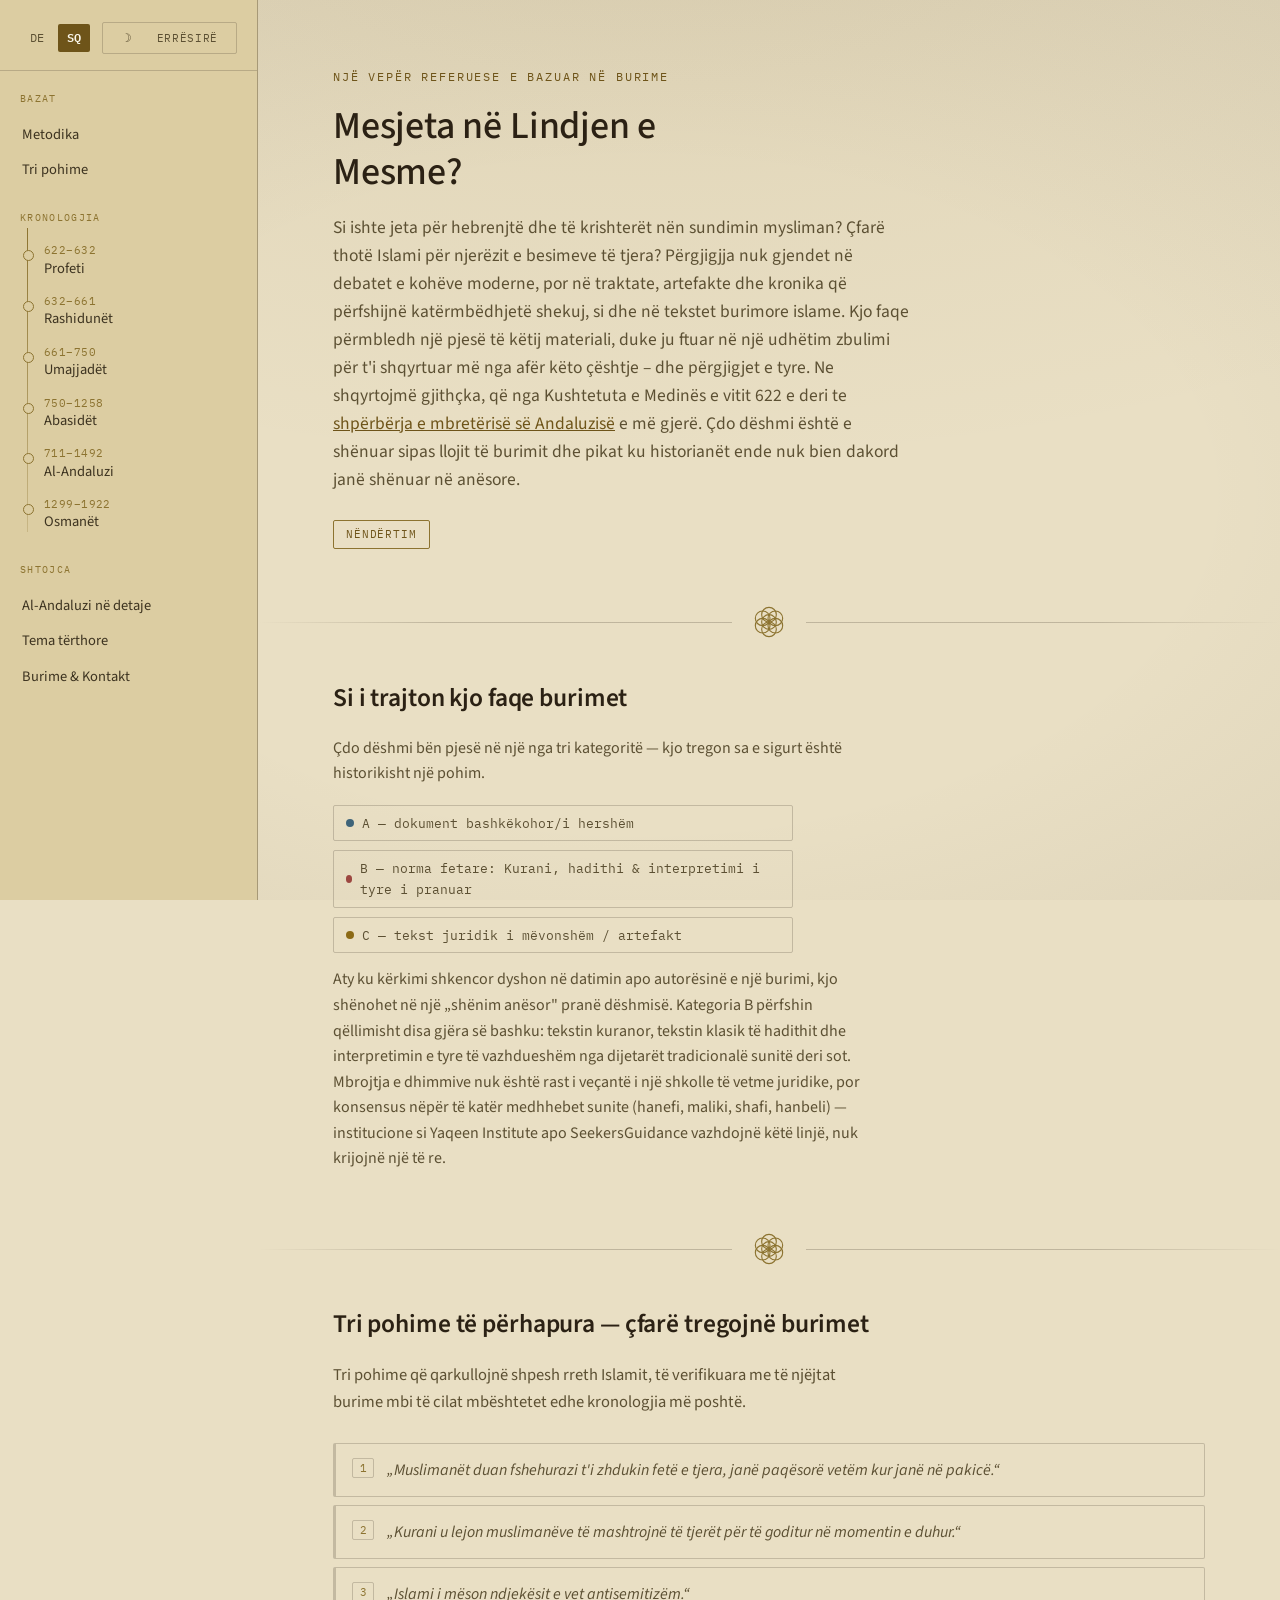
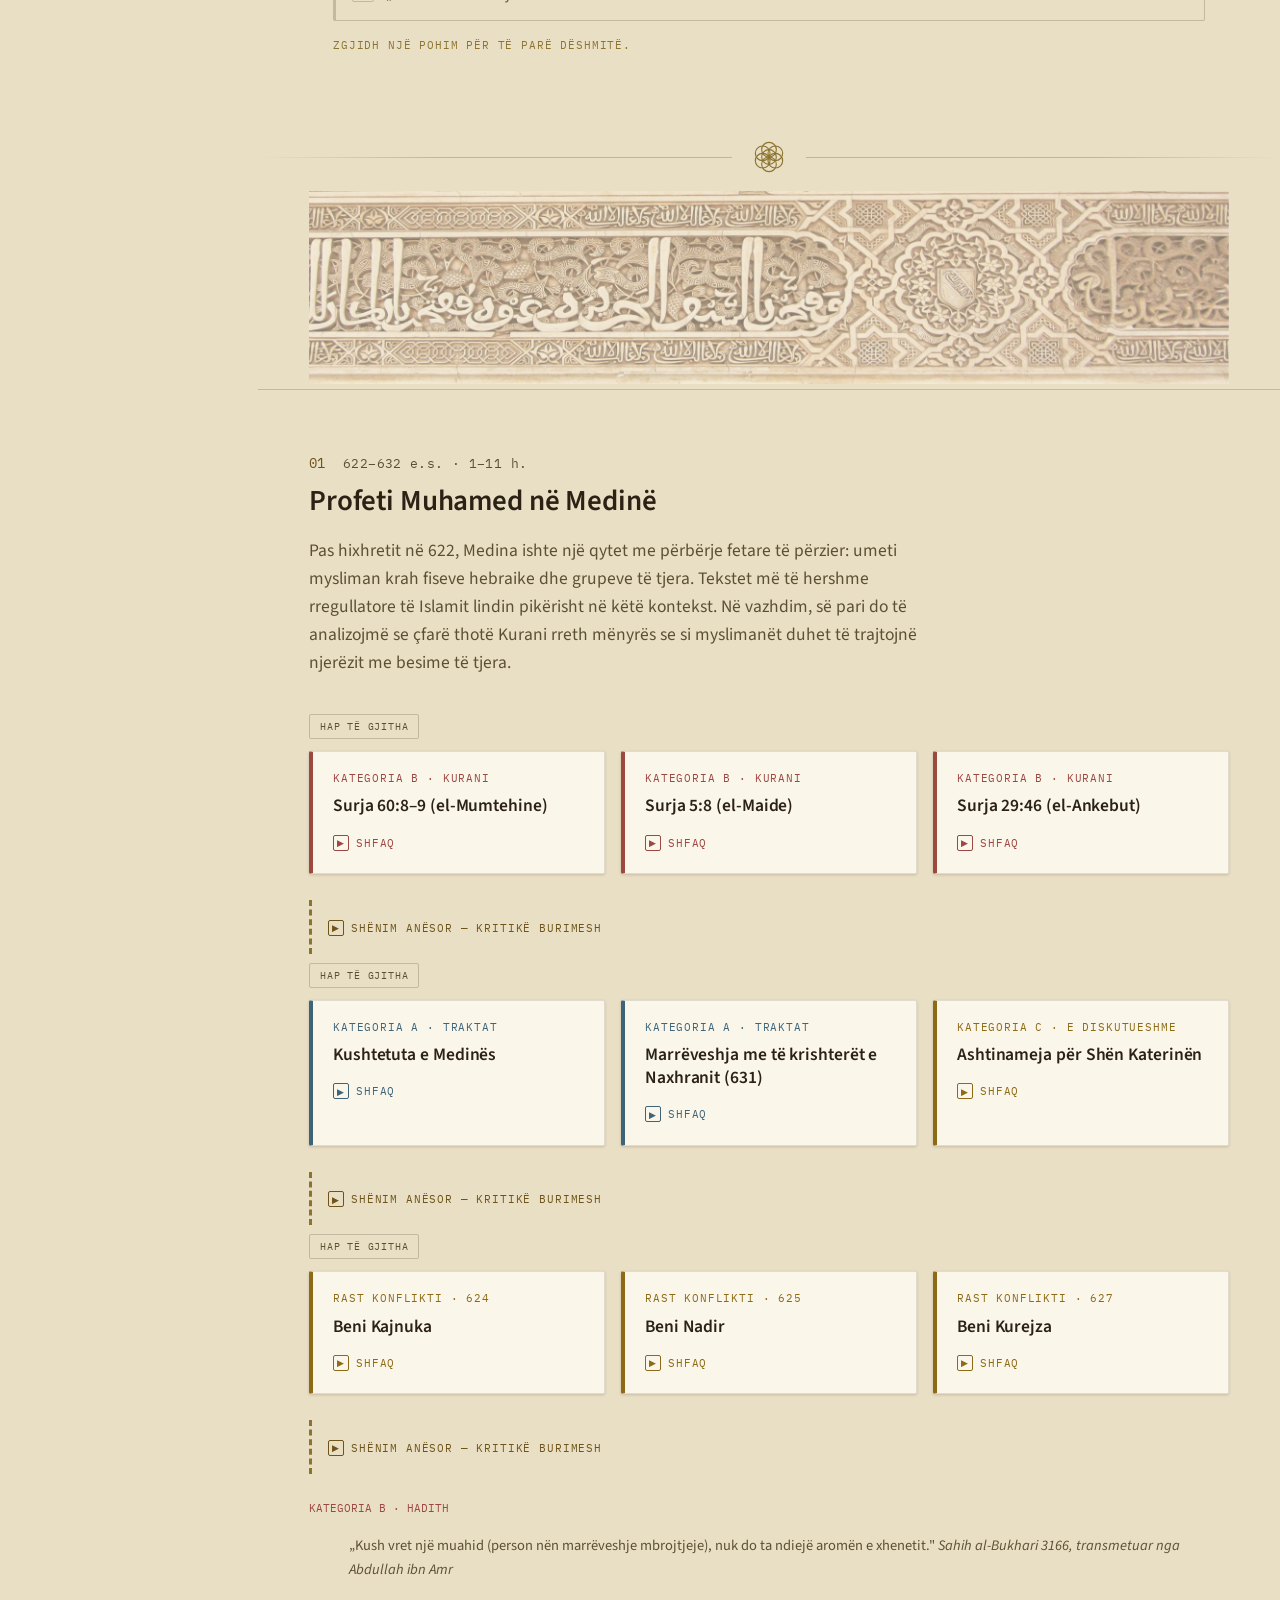
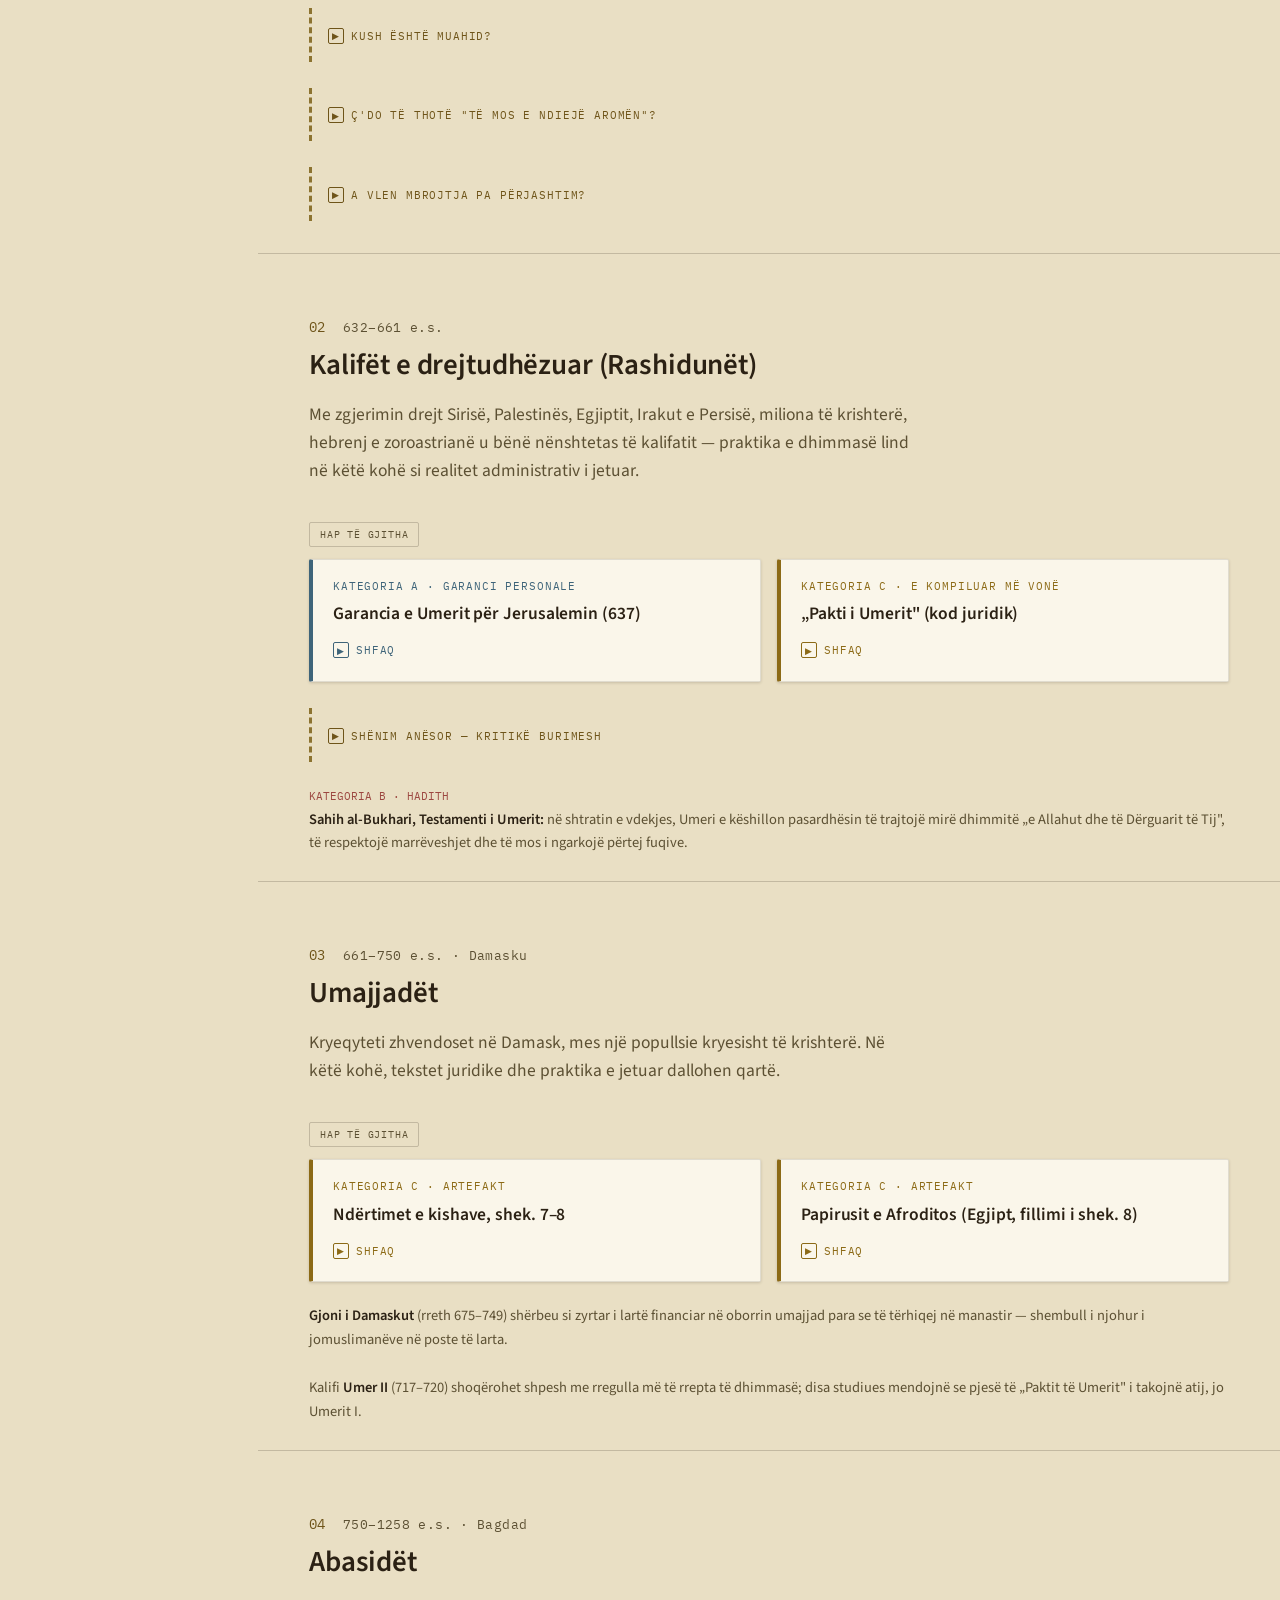
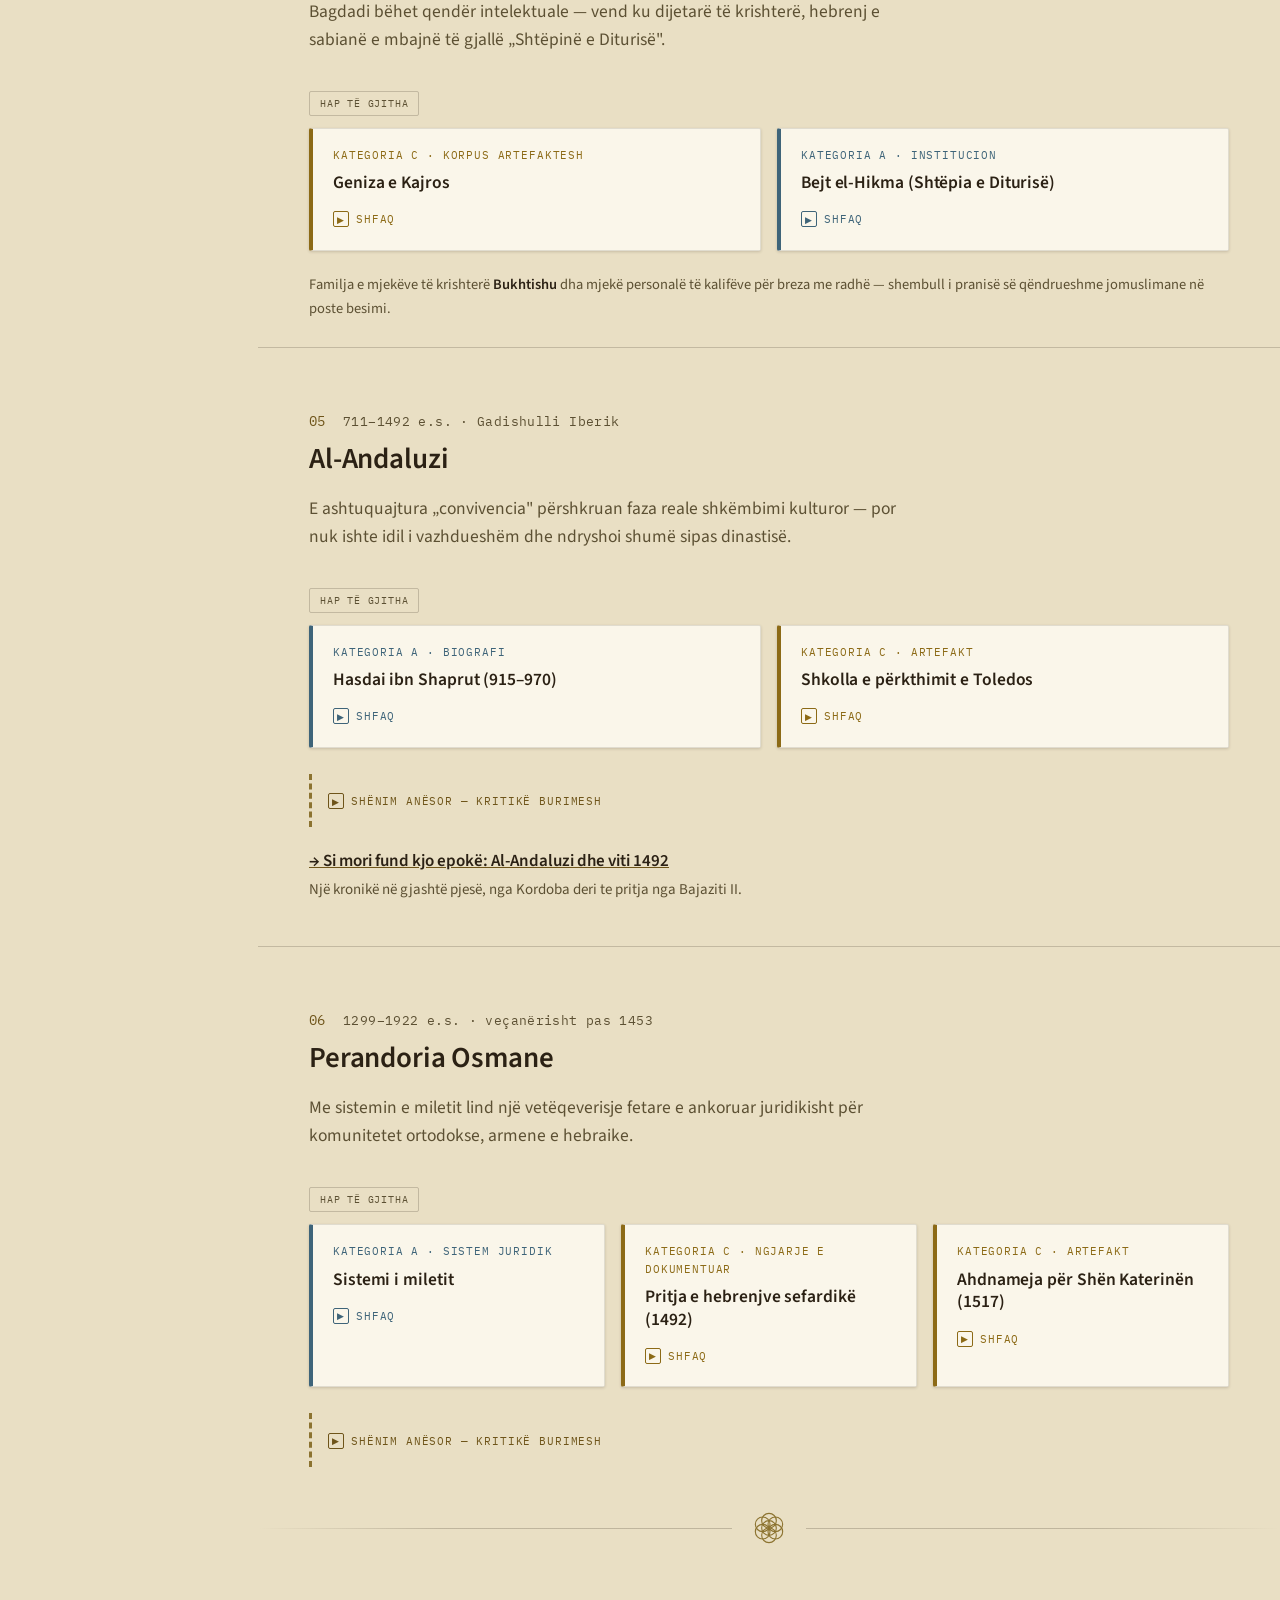
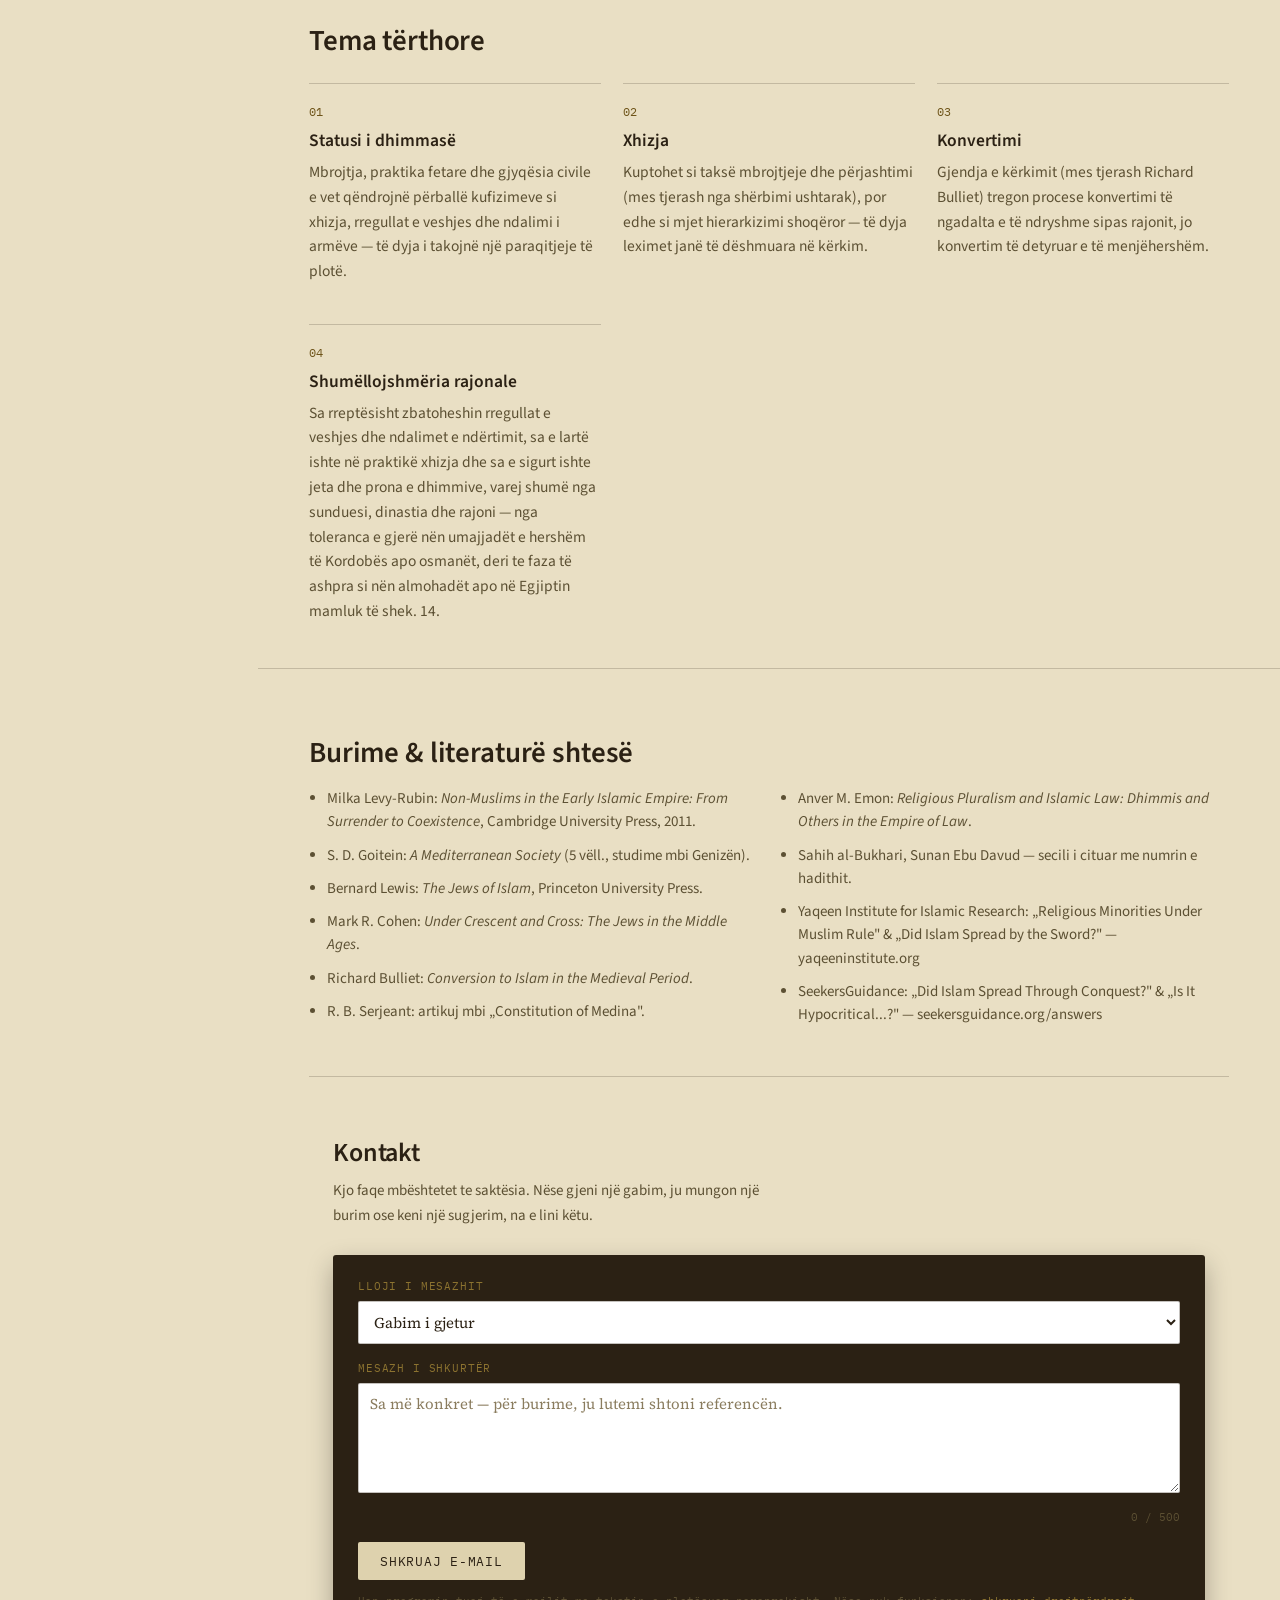
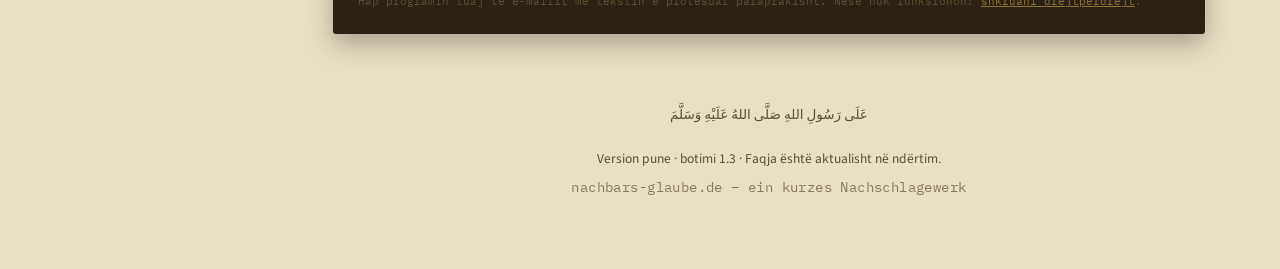
<file: index-sq.html>
<!DOCTYPE html>
<html lang="sq">
<head>
<meta charset="UTF-8">
<meta name="viewport" content="width=device-width, initial-scale=1.0">
<title>Pakicat fetare nën sundimin islam</title>
<style>
@import url('https://fonts.googleapis.com/css2?family=Spectral:ital,wght@0,400;0,500;0,600;0,700;1,500&family=Source+Serif+4:opsz,wght@8..60,400;8..60,500;8..60,600&family=IBM+Plex+Mono:wght@400;500&display=swap');

:root{
  --ink:#1B2430;
  --ink-2:#212B39;
  --ink-3:#283544;
  --parchment:#E9DFC4;
  --parchment-2:#DED2AE;
  --parchment-text:#2B2114;
  --gold:#BD9A3C;
  --gold-dim:#8C7330;
  --vermillion:#9C4740;
  --lapis:#3E6479;
  --sage:#5B7B62;
  --line: rgba(233,223,196,0.14);
}

*{box-sizing:border-box;}
html{scroll-behavior:smooth;}
body{
  margin:0;
  background:var(--ink);
  color:var(--parchment);
  font-family:'Source Serif 4', serif;
  line-height:1.6;
}
h1,h2,h3,.display{
  font-family:'Spectral', serif;
  font-weight:600;
  letter-spacing:0.01em;
  color:var(--parchment);
}
.mono{
  font-family:'IBM Plex Mono', monospace;
  letter-spacing:0.03em;
}
a{color:var(--gold);}

/* ---------- decorative geometric motif (non-figurative, girih-inspired) ---------- */
.motif-divider{
  height:34px;
  width:100%;
  background-image: repeating-linear-gradient(45deg, var(--line) 0 1px, transparent 1px 22px),
                     repeating-linear-gradient(-45deg, var(--line) 0 1px, transparent 1px 22px);
  opacity:0.7;
}

.divider-image{
  display:block;
  width:920px;
  max-width:100%;
  height:auto;
  margin:5px auto;
  opacity:0.3;
}

/* ---------- top nav ---------- */
.topnav{
  position:sticky; top:0; z-index:50;
  background:rgba(27,36,48,0.92);
  backdrop-filter:blur(6px);
  border-bottom:1px solid var(--line);
  overflow-x:auto;
  white-space:nowrap;
  padding:0 18px;
}
.topnav .rail{
  display:inline-flex; gap:2px; padding:12px 0;
}
.topnav a{
  font-family:'IBM Plex Mono', monospace;
  font-size:12.5px;
  text-decoration:none;
  color:var(--parchment-2);
  padding:8px 14px;
  border-radius:2px;
  border:1px solid transparent;
  white-space:nowrap;
}
.topnav a:hover{ border-color:var(--gold); color:var(--gold); }

.langswitch{
  display:inline-flex; align-items:center; gap:2px;
  margin-right:12px; padding-right:12px;
  border-right:1px solid var(--line);
  font-family:'IBM Plex Mono', monospace; font-size:12px;
}
.langswitch a, .langswitch span{ padding:6px 8px; }
.langswitch a{ color:var(--parchment-2); text-decoration:none; }
.langswitch a:hover{ color:var(--gold); }
.langswitch .active{ color:var(--gold); font-weight:600; }

/* ---------- hero ---------- */
.hero{
  position:relative;
  padding:100px 24px 70px;
  max-width:900px;
  margin:0 auto;
  text-align:center;
}
.hero .eyebrow{
  font-family:'IBM Plex Mono', monospace;
  font-size:12.5px;
  color:var(--gold);
  text-transform:uppercase;
  letter-spacing:0.18em;
  margin-bottom:22px;
  display:block;
}
.hero h1{
  font-size:clamp(34px,5.4vw,58px);
  line-height:1.12;
  margin:0 0 26px;
}
.hero h1 em{
  font-style:italic; color:var(--gold); font-weight:500;
}
.hero p{
  font-size:18px;
  color:var(--parchment-2);
  max-width:620px;
  margin:0 auto;
}
.hero .seal{
  margin:38px auto 0;
  width:64px; height:64px;
  border:1.5px solid var(--gold);
  border-radius:50%;
  display:flex; align-items:center; justify-content:center;
  font-family:'IBM Plex Mono', monospace;
  font-size:10px; color:var(--gold); letter-spacing:0.05em;
  position:relative;
}
.hero .seal::before{
  content:'';
  position:absolute; inset:6px;
  border:1px solid var(--gold-dim);
  border-radius:50%;
}

/* ---------- methodology strip ---------- */
.method{
  max-width:920px; margin:0 auto; padding:10px 24px 60px;
}
.method .legend{
  display:flex; flex-wrap:wrap; gap:14px; justify-content:center;
  margin-top:18px;
}
.legend .chip{
  font-family:'IBM Plex Mono', monospace;
  font-size:12px; padding:7px 12px; border-radius:2px;
  border:1px solid var(--line); color:var(--parchment-2);
  display:flex; align-items:center; gap:8px;
}
.chip .dot{width:8px;height:8px;border-radius:50%;}
.dot.a{background:var(--lapis);}
.dot.b{background:var(--vermillion);}
.dot.c{background:var(--gold);}

.claim-answer .scholars{
  margin-top:14px; padding-top:12px; border-top:1px dashed rgba(43,33,20,0.25);
}
.claim-answer .scholars .label{ color:var(--vermillion); }
.claim-answer .scholars p{ font-size:14px; }
.method p.note{
  text-align:center; color:var(--parchment-2); font-size:14.5px; max-width:640px; margin:22px auto 0;
}

/* ---------- faktencheck ---------- */
.faktencheck{ max-width:920px; margin:0 auto; padding:10px 24px 70px; }
.claim{
  margin-bottom:36px;
  border:1px solid var(--line);
  border-radius:3px;
  overflow:hidden;
}
.claim-quote{
  background:var(--ink-3);
  padding:20px 24px;
  border-bottom:1px solid var(--line);
}
.claim-quote .label{
  font-family:'IBM Plex Mono', monospace;
  font-size:10.5px; text-transform:uppercase; letter-spacing:0.09em;
  color:var(--vermillion); display:block; margin-bottom:10px;
}
.claim-quote p{
  font-style:italic;
  color:var(--parchment-2);
  font-size:16px;
  margin:0;
  max-width:68ch;
}
.claim-answer{
  background:var(--parchment);
  color:var(--parchment-text);
  padding:22px 24px;
}
.claim-answer .label{
  font-family:'IBM Plex Mono', monospace;
  font-size:10.5px; text-transform:uppercase; letter-spacing:0.09em;
  color:var(--gold-dim); display:block; margin-bottom:10px;
}
.claim-answer p{ font-size:15px; margin:0 0 10px; }
.claim-answer p:last-child{ margin-bottom:0; }
.claim-answer .src{
  font-family:'IBM Plex Mono', monospace; font-size:11px; color:#5c5033;
}

/* ---------- era sections ---------- */
.era{
  padding:70px 24px 30px;
  border-top:1px solid var(--line);
}
.era-inner{ max-width:920px; margin:0 auto; }
.era-head{ display:flex; align-items:baseline; gap:18px; flex-wrap:wrap; margin-bottom:8px;}
.era-num{ font-family:'IBM Plex Mono', monospace; color:var(--gold); font-size:14px;}
.era-dates{ font-family:'IBM Plex Mono', monospace; color:var(--parchment-2); font-size:13px; }
.era h2{ font-size:clamp(24px,3.4vw,34px); margin:2px 0 18px;}
.era > .era-inner > p.lede{
  color:var(--parchment-2); font-size:17px; max-width:70ch; margin-bottom:34px;
}

/* document/evidence cards */
.cards{ display:grid; grid-template-columns:repeat(auto-fit,minmax(260px,1fr)); gap:16px; margin-bottom:10px;}
.card{
  background:var(--parchment);
  color:var(--parchment-text);
  border-radius:2px;
  padding:20px 22px;
  position:relative;
  border-left:4px solid var(--lapis);
  box-shadow:0 10px 26px rgba(0,0,0,0.28);
}
.card.b{ border-left-color:var(--vermillion); }
.card.c{ border-left-color:var(--gold); }
.card .tag{
  font-family:'IBM Plex Mono', monospace;
  font-size:10.5px; text-transform:uppercase; letter-spacing:0.08em;
  color:var(--gold-dim); display:block; margin-bottom:8px;
}
.card.b .tag{ color:var(--vermillion); }
.card.a .tag{ color:var(--lapis); }
.card h3{ font-size:17px; color:var(--parchment-text); margin:0 0 8px; font-weight:600;}
.card p{ font-size:14.5px; margin:0; }
.card .src{
  display:block; margin-top:10px; font-family:'IBM Plex Mono', monospace;
  font-size:11px; color:#5c5033;
}

/* marginal gloss — the signature element */
.gloss{
  margin:26px 0 6px;
  padding:14px 18px 14px 16px;
  border-left:2px dashed var(--gold-dim);
  font-family:'Spectral', serif;
  font-style:italic;
  font-size:14.5px;
  color:var(--parchment-2);
  max-width:66ch;
}
.gloss::before{
  content:'Shënim anësor — kritikë burimesh';
  display:block;
  font-family:'IBM Plex Mono', monospace;
  font-style:normal;
  font-size:10px;
  letter-spacing:0.08em;
  text-transform:uppercase;
  color:var(--gold);
  margin-bottom:6px;
}

.people{
  margin-top:22px; font-size:14.5px; color:var(--parchment-2);
}
.people b{ color:var(--parchment); }

/* cross themes */
.themes-grid{
  display:grid; grid-template-columns:repeat(auto-fit,minmax(220px,1fr));
  gap:22px; margin-top:24px;
}
.theme{ padding:18px 0; border-top:1px solid var(--line); }
.theme .n{ font-family:'IBM Plex Mono', monospace; color:var(--gold); font-size:12px; display:block; margin-bottom:8px;}
.theme h3{ font-size:17px; margin:0 0 8px;}
.theme p{ font-size:14px; color:var(--parchment-2); margin:0;}

/* bib */
.bib ul{ columns:2; column-gap:40px; padding-left:18px; font-size:14px; color:var(--parchment-2);}
.bib li{ margin-bottom:10px; break-inside:avoid;}

footer{
  padding:50px 24px 70px; text-align:center;
  color:var(--parchment-2); font-size:13px;
}
footer .mono{ display:block; margin-top:6px; opacity:0.7;}

@media (max-width:640px){
  .bib ul{ columns:1; }
  .hero{ padding:70px 20px 50px; }
}
</style>
<link rel="stylesheet" href="theme.css">
<link rel="icon" href="favicon.svg" type="image/svg+xml">
<script>(function(){var t="dark";try{t=localStorage.getItem("theme")||(window.matchMedia&&window.matchMedia("(prefers-color-scheme: light)").matches?"light":"dark");}catch(e){}document.documentElement.setAttribute("data-theme",t);})();</script>
</head>
<body>

<nav class="topnav">
  <div class="rail">
    <div class="langswitch"><a href="index.html">DE</a><span class="active">SQ</span></div>
    <a href="#metodika">Metodika</a>
    <a href="#faktet">Tri pohime</a>
    <a href="#profeti">622–632 · Profeti</a>
    <a href="#rashidun">632–661 · Rashidunët</a>
    <a href="#umajjadet">661–750 · Umajjadët</a>
    <a href="#abasidet">750–1258 · Abasidët</a>
    <a href="#andaluzi">711–1492 · Al-Andaluzi</a>
    <a href="al-andalus-1492-sq.html" style="border-color:var(--gold);color:var(--gold);">Al-Andaluzi në detaje</a>
    <a href="#osmanet">1299–1922 · Osmanët</a>
    <a href="#temat">Tema tërthore</a>
    <a href="#burimet">Burime & Kontakt </a>
  </div>
</nav>

<header class="hero">
  <span class="eyebrow">Një vepër referuese e bazuar në burime</span>
  <h1><em>Mesjeta në Lindjen e Mesme?</em></h1>
  <p>Si ishte jeta për hebrenjtë dhe të krishterët nën sundimin mysliman? Çfarë thotë Islami për njerëzit e besimeve të tjera? Përgjigjja nuk gjendet në debatet e kohëve moderne, por në traktate, artefakte dhe kronika që përfshijnë katërmbëdhjetë shekuj, si dhe në tekstet burimore islame. Kjo faqe përmbledh një pjesë të këtij materiali, duke ju ftuar në një udhëtim zbulimi për t'i shqyrtuar më nga afër këto çështje – dhe përgjigjet e tyre. Ne shqyrtojmë gjithçka, që nga Kushtetuta e Medinës e vitit 622 e deri te <a href="al-andalus-1492.html">shpërbërja e mbretërisë së Andaluzisë</a> e më gjerë. Çdo dëshmi është e shënuar sipas llojit të burimit dhe pikat ku historianët ende nuk bien dakord janë shënuar në anësore. </p>
  <div class="seal">Në<br>ndërtim</div>
</header>

<div class="motif-divider"></div>

<section class="method" id="metodika">
  <h2 style="text-align:center;">Si i trajton kjo faqe burimet</h2>
  <p style="text-align:center;color:var(--parchment-2);max-width:640px;margin:14px auto 0;">Çdo dëshmi bën pjesë në një nga tri kategoritë — kjo tregon sa e sigurt është historikisht një pohim.</p>
  <div class="legend">
    <div class="chip"><span class="dot a"></span> A — dokument bashkëkohor/i hershëm</div>
    <div class="chip"><span class="dot b"></span> B — norma fetare: Kurani, hadithi &amp; interpretimi i tyre i pranuar</div>
    <div class="chip"><span class="dot c"></span> C — tekst juridik i mëvonshëm / artefakt</div>
  </div>
  <p style="text-align:center;color:var(--parchment-2);max-width:640px;margin:14px auto 0;">Aty ku kërkimi shkencor dyshon në datimin apo autorësinë e një burimi, kjo shënohet në një „shënim anësor" pranë dëshmisë. Kategoria B përfshin qëllimisht disa gjëra së bashku: tekstin kuranor, tekstin klasik të hadithit dhe interpretimin e tyre të vazhdueshëm nga dijetarët tradicionalë sunitë deri sot. Mbrojtja e dhimmive nuk është rast i veçantë i një shkolle të vetme juridike, por konsensus nëpër të katër medhhebet sunite (hanefi, maliki, shafi, hanbeli) — institucione si Yaqeen Institute apo SeekersGuidance vazhdojnë këtë linjë, nuk krijojnë një të re.</p>
</section>

<div class="motif-divider"></div>

<!-- ============ FAKTENCHECK ============ -->
<section class="faktencheck" id="faktet">
  <h2 style="text-align:center;">Tri pohime të përhapura — çfarë tregojnë burimet</h2>

  <p style="color:var(--parchment-2);max-width:68ch;margin:0 0 26px;">Tri pohime që qarkullojnë shpesh rreth Islamit, të verifikuara me të njëjtat burime mbi të cilat mbështetet edhe kronologjia më poshtë.</p>

  <div class="chooser">

    <article data-choice="Muslimanët duan fshehurazi t'i zhdukin fetë e tjera, janë paqësorë vetëm kur janë në pakicë.">
      <div class="claim-answer">
      <span class="label">Gjendja e dëshmive</span>
      <p>Që nga Kushtetuta e Medinës (622), muslimanët ishin pothuajse gjithmonë forca politiko-ushtarake <b>dominuese</b>, jo pakica, nën umajjadët, abasidët, mamlukët dhe osmanët, pikërisht në kulmin e pushtetit të tyre. Pikërisht atëherë mbeti në fuqi mbrojtja juridike për hebrenjtë e të krishterët: shekuj ndërtimi kishash, një familje mjekësh të krishterë në oborrin kalifal për breza, vezirë hebrenj në Granada, Geniza e Kajros si dëshmi e jetës së zakonshme.</p>
      <p>Prova më e qartë: <b>Sulltan Bajaziti II</b> pret në 1492 hebrenjtë sefardikë të dëbuar nga Spanja, në kulmin e pushtetit osman, jo në një fazë dobësimi. Nëse teza do të ishte e vërtetë, përndjekja duhej të fillonte pikërisht atje ku muslimanët janë më të fuqishëm. Gjendja tregon të kundërtën.</p>
      <span class="src">Kategoria A/C · detaje te epokat më poshtë</span>
      <div class="scholars">
      <span class="label" style="color:var(--vermillion);">Kategoria B · Si lexohet norma sot</span>
      <p>Yaqeen Institute vëren se jomuslimanët, pas pushtimeve të para, përbënin shumicën e popullsisë në kalifat për më shumë se dy shekuj; vetë ekzistenca e komuniteteve të mëdha e të lulëzuara hebraike dhe të krishtera në hapësirën klasike islame është, sipas tyre, prova më e drejtpërdrejtë historike kundër një politike konvertimi të detyruar. SeekersGuidance (Shejh Irshaad Sedick) thekson se komunitetet hebraike lulëzuan nën sundimin mysliman në Spanjë dhe Perandorinë Osmane, pasi kishin pësuar përndjekje gjetkë, veçanërisht në Evropë.</p>
      <span class="src">yaqeeninstitute.org; seekersguidance.org</span>
      </div>
      </div>
    </article>

    <article data-choice="Kurani u lejon muslimanëve të mashtrojnë të tjerët për të goditur në momentin e duhur.">
      <div class="claim-answer">
      <span class="label">Gjendja e dëshmive</span>
      <p>Termi shpesh i cituar „takijja" është si doktrinë e sistemuar kryesisht një koncept <b>shiit</b>, i lindur nga përvoja e përndjekjes së një pakice fetare, i zbatuar te doktrina sunite, vetë termi është i papërshtatshëm.</p>
      <p>Ç'thonë në të vërtetë burimet sunite: Kurani 16:106 lejon mohimin verbal të besimit vetëm në rrezik jete akut (rasti: tortura ndaj shokut Amar ibn Jasir), përjashtim i ngushtë emergjence, jo strategji e përhershme ndaj fqinjëve. Hadithi „Lufta është dinakëri" (Sahih al-Bukhari) i referohet taktikës në konflikt të armatosur aktiv, parim i pranishëm në etikën e luftës të çdo qytetërimi, jo në marrëdhëniet paqësore.</p>
      <p>Nuk ekziston bazë juridike sunite për mashtrim të përhershëm ndaj personave nën mbrojtje (Krishterët dhe hebrenjtë). Bashkëpunimi shumëshekullor me zyrtarë, mjekë e dijetarë jomuslimanë (shih epokat më poshtë) do të ishte i pashpjegueshëm me një strategji të tillë.</p>
      <span class="src">Kurani 16:106; Sahih al-Bukhari (hadithi i dinakërisë së luftës)</span>
      </div>
    </article>

    <article data-choice="Islami i mëson ndjekësit e vet antisemitizëm.">
      <div class="claim-answer">
      <span class="label">Gjendja e dëshmive</span>
      <p>Për mbi një mijëvjeçar, hebrenjtë nën sundimin sunit mbajtën poste të larta besimi: Samueli dhe Jusufi ibn Nagrela si vezirë në Granada (deri 1066), mjekë oborri në disa dinasti, zyrtarë në kohën mamluke. Majmonidesi, dijetari hebre më i rëndësishëm i mesjetës, nuk iku nga sundimi sunit, por <b>nga almohadët</b>, një lëvizje reformiste radikale, themeluesi i së cilës, Ibn Tumerti, e shpalli veten Mehdi dhe që veproi edhe kundër dijetarëve sunitë që nuk i nënshtroheshin autoritetit të tij. Geniza e Kajros dokumenton jetën hebraike pa ndërprerje nën mamlukët.</p>
      <span class="src">Kategoria A · detaje te epokat më poshtë</span>
      <div class="scholars">
      <span class="label" style="color:var(--vermillion);">Kategoria B · Si lexohet norma sot</span>
      <p>Historianë si Bernard Lewis, i cili vetë nuk njihet për një qëndrim të pakritikuar dashamirës ndaj Islamit, vlerësojnë, sipas Yaqeen Institute, se praktika e dhimmasë krahasohet mirë me trajtimin e jokristianëve në Evropën paramoderne. Raste të veçanta abuzimi, Yaqeen përmend këtu kalifin fatimid, pra jo-sunit, al-Hakim, konsiderohen aty raste të rralla periferike, jo normë.</p>
      <span class="src">yaqeeninstitute.org, „Did Islam Spread by the Sword?"</span>
      </div>
      </div>
    </article>

  </div>
</section>

<div class="motif-divider"></div>
<img src="images/alhambra.jpg" alt="alhambra kalligraphie" class="divider-image">
<!-- ============ ERA 1 ============ -->
<section class="era" id="profeti">
  <div class="era-inner">
    <div class="era-head">
      <span class="era-num">01</span>
      <span class="era-dates mono">622–632 e.s. · 1–11 h.</span>
    </div>
    <h2>Profeti Muhamed në Medinë</h2>
    <p class="lede">Pas hixhretit në 622, Medina ishte një qytet me përbërje fetare të përzier: umeti mysliman krah fiseve hebraike dhe grupeve të tjera. Tekstet më të hershme rregullatore të Islamit lindin pikërisht në këtë kontekst. Në vazhdim, së pari do të analizojmë se çfarë thotë Kurani rreth mënyrës se si myslimanët duhet të trajtojnë njerëzit me besime të tjera.</p>

    <div class="cards">
      <div class="card b">
        <span class="tag">Kategoria B · Kurani</span>
        <h3>Surja 60:8–9 (el-Mumtehine)</h3>
        <p>„Allahu nuk ju ndalon të silleni me mirësi dhe drejtësi ndaj atyre që nuk ju luftojnë për shkak të fesë dhe nuk ju dëbojnë nga shtëpitë tuaja. Allahu i do të drejtët."<br><br>Ibn Kethiri komenton: bëhet fjalë për ata që nuk patën rol në dëbimin tuaj; mirësia (birr) dhe drejtësia (kist) ndaj tyre janë shprehimisht të lejuara — si shembuj ai përmend gratë dhe të pambrojturit. Ajeti vijues 60:9 e kufizon: e ndaluar është vetëm aleanca me ata që vërtet luftuan, dëbuan ose ndihmuan në dëbim.</p>
        <span class="src">Përkth. shqip sipas origjinalit arab (krh. Sahih International); Tefsiri i Ibn Kethirit për 60:8–9</span>
      </div>
      <div class="card b">
        <span class="tag">Kategoria B · Kurani</span>
        <h3>Surja 5:8 (el-Maide)</h3>
        <p>„… dhe mos lejoni që urrejtja ndaj një populli t'ju pengojë të jeni të drejtë. Jini të drejtë! Kjo është më afër devotshmërisë (takva)."<br><br>Ibn Kethiri e komenton qartë: nuk guxon të lejosh që urrejtja ndaj disa njerëzve të të shtyjë të mos zbatosh drejtësinë ndaj tyre — i drejtë duhet të jesh me këdo, <b>mik apo armik qoftë</b>.</p>
        <span class="src">Përkth. shqip sipas origjinalit arab (krh. Sahih International); Tefsiri i Ibn Kethirit për 5:8</span>
      </div>
      <div class="card b">
        <span class="tag">Kategoria B · Kurani</span>
        <h3>Surja 29:46 (el-Ankebut)</h3>
        <p>„Mos polemizoni me ithtarët e Librit veçse në mënyrën më të mirë, përveç atyre prej tyre që bëjnë padrejtësi … Zoti ynë dhe Zoti juaj është një, dhe Atij i jemi dorëzuar."<br><br>Një pjesë e komentit të Ibn Kethirit për këtë thotë: Kush dëshiron të informohet prej tyre për fenë, duhet ta bëjë në tonin më të mirë të mundshëm, ai i referohet urdhrit të Zotit ndaj Musait dhe Harunit që të flisnin „butë" edhe me Faraonin (Surja 20:44).</p>
        <span class="src">Përkth. shqip sipas origjinalit arab (krh. Sahih International); Tefsiri i Ibn Kethirit për 29:46</span>
      </div>
    </div>

    <div class="gloss">Ibn Kethiri transmeton dy rrëfime për shkakun e zbritjes së ajetit 60:8. Të dyja theksojnë se muslimanët duhet të sillen në mënyrë paqësore dhe të drejtë me të afërmit jomuslimanë, për sa kohë këta të fundit nuk shfaqin armiqësi. Në rastin e parë (transmetuar nga Buhariu dhe Muslimi), Esma bint Ebu Bekri pyeti nëse mund të ruante lidhjet me nënën e saj; Profeti ﷺ e miratoi këtë. Në rastin e dytë, Esma fillimisht nuk i pranoi dhuratat e nënës së saj; atëherë zbriti ajeti, i cili e urdhëroi të rivendoste mikpritjen.</div>

    <div class="cards">
      <div class="card a">
        <span class="tag">Kategoria A · Traktat</span>
        <h3>Kushtetuta e Medinës</h3>
        <p>Në thelb, gjithçka sillet rreth një koncepti: <i>umma uahide</i>, një bashkësi e përbashkët. Sipas kësaj, hebrenjtë dhe muslimanët i takojnë së njëjtës bashkësi, edhe pse secili ruan besimin e vet. Nëntë fise pjesëmarrëse mbanin madje përgjegjësi të përbashkët për gjakmarrjen, nëse një anëtar i tyre kryente vrasje. Kjo përgjegjësi kolektive e shpërndante rrezikun financiar mbi një bashkësi të gjerë, gjë që e bënte shumën jashtëzakonisht të lartë të dëmshpërblimit të përballueshme për familjen e vetme. Meqë tani të nëntë fiset kishin interes të drejtpërdrejtë financiar për të parandaluar krimet dhe për të ruajtur paqen, kjo rregullore e frenonte në mënyrë efektive gjakmarrjen e pakontrollueshme dhe krijonte stabilitet shoqëror.
		Vetë dokumenti quhet thjesht <i>Kitab</i> ("shkresë") ose <i>Sahifa</i> ("fletë"). Termin "kushtetutë" ia dha vetëm orientalisti Julius Wellhausen në shekullin e 19-të. Disa historianë, kryesisht R. B. Serjeant, madje dyshojnë se bëhet fjalë në fakt për tetë dokumente të veçanta nga shtatë vitet e para të Medinës, që u bashkuan më vonë në një tekst.</p>
        <span class="src">Ibn Is'hak / Ibn Hisham, Sira</span>
      </div>
      <div class="card a">
        <span class="tag">Kategoria A · Traktat</span>
        <h3>Marrëveshja me të krishterët e Naxhranit (631)</h3>
        <p>Një delegacion prej 60 vetash nga Naxhrani (Jemen) udhëtoi drejt Medinës nën udhëheqjen e peshkopit Ebu Harith, 24 prej tyre nga familje fisnike. Në xhaminë e Profetit ata falën namazin, të kthyer nga lindja. Për tri ditë u diskutua rreth natyrës së Isait. Në fund, Profeti propozoi një mubahala, një lutje reciproke mallkimi për të zgjidhur mosmarrëveshjen. Delegacioni e refuzoi këtë dhe në vend të saj u lidh një marrëveshje: ajo siguronte jetën, besimin dhe pronën, ndalonte aktet e hakmarrjes dhe i përjashtonte nga shërbimi ushtarak. Në këmbim, ata paguanin xhizjen nga korrja e hurmave dhe palmave.</p>
        <span class="src">Ibn Sa'd; el-Beladhuri, Futuh al-Buldan</span>
      </div>
      <div class="card c">
        <span class="tag">Kategoria C · e diskutueshme</span>
        <h3>Ashtinameja për Shën Katerinën</h3>
        <p>Sipas traditës, Profeti Muhamed e diktoi tekstin, ndërsa Ali ibn Ebu Talibi e shkroi atë. Meqë Muhamedi ishte analfabet, ai e vërtetoi shkresën me shenjën e dorës së tij. Për nga përmbajtja, dekreti garanton mbrojtjen e vendit të shenjtë të krishterë, të murgjve dhe pronës së tyre. Përveç kësaj, e liron klerin nga taksa e xhizjes dhe siguron ushtrimin e lirë të besimit të krishterë. Dokumenti origjinal i supozuar u transferua në vitin 1517 nga Sulltan Selimi I në Stamboll, në thesarin osman. Murgjve u mbeti vetëm një kopje e vërtetuar zyrtarisht, prej së cilës rrjedhin të gjitha kopjet e sotme.</p>
        <span class="src">Kopje: Manastiri i Shën Katerinës, Sinai</span>
      </div>
    </div>

    <div class="gloss">Kopjet më të vjetra të Ashtinamesë datojnë shumë më vonë se 626; ekzistenca e saj në kohën e Profetit është e diskutueshme mes historianëve, ndërsa brenda traditës klerikale dhe islame konsiderohet autentike prej shekujsh. Të dyja qëndrimet i takojnë një trajtimi të ndershëm.</div>

    <div class="cards">
      <div class="card c">
        <span class="tag">Rast konflikti · 624</span>
        <h3>Beni Kajnuka</h3>
        <p>Pas një konflikti të përshkallëzuar publikisht dhe përleshjeve të armatosura me viktima, Benū Kajnukāʿ u rrethuan për shkelje të traktatit të aleancës së Medinës dhe më pas u dëbuan në Siri (pa ekzekutime).</p>
        <span class="src">Ibn Is'hak; krah. F. Donner, F. E. Peters</span>
      </div>
      <div class="card c">
        <span class="tag">Rast konflikti · 625</span>
        <h3>Beni Nadir</h3>
        <p>Pas zbulimit të një komploti atentati kundër Profetit Muhamed ﷺ, Benū Nadīr u rrethuan për shkelje të traktatit dhe më pas u dëbuan në Hajber.</p>
        <span class="src">Ibn Is'hak; Sahih Muslimi</span>
      </div>
      <div class="card c">
        <span class="tag">Rast konflikti · 627</span>
        <h3>Beni Kurejza</h3>
        <p>Benū Kurejza ishin pjesë e aleancës mbrojtëse të Medinës dhe ishin zotuar të mos e tradhtonin qytetin në rast lufte. Gjatë Betejës së Hendekut, Medina u rrethua nga një koalicion shumë më i madh numerikisht. Sipas transmetimit klasik islam, Benū Kurejza u shkëputën nga aleanca pikërisht në këtë fazë vendimtare, vendosën kontakt me rrethuesit dhe synonin t'u mundësonin hyrjen në qytet. Kështu muslimanëve u kërcënohej një sulm i njëkohshëm nga jashtë dhe nga brenda — një situatë që, sipas kuptimit tradicional islam, mund të kishte nënkuptuar fundin e të gjithë bashkësisë. Pasi rrethimi dështoi, Benū Kurejza u dorëzuan. Profeti ﷺ ua la atyre zgjedhjen e një arbitri; ata pranuan Sa'd ibn Muadhin, një aleat të mëparshëm të fisit të tyre. Sa'di dha vendimin ndaj atyre që konsideroheshin burra luftëtarë, të cilët u ekzekutuan. Gratë dhe fëmijët u trajtuan si robër lufte.</p>
        <span class="src">Ibn Is'hak; Sahih al-Bukhari</span>
      </div>
    </div>

    <div class="gloss">Arsyetimi tradicional për të tria rastet është shkelja e marrëveshjes, jo përkatësia fetare si e tillë. Njëkohësisht, historianë perëndimorë (mes tyre Fred Donner, F. E. Peters) vërejnë se burimet nuk i saktësojnë gjithmonë rrethanat, dhe kërkimi diskuton ende shifrat e ekzekutimeve te Beni Kurejza (mes tyre W. N. Arafat).</div>

    <div class="people">
  <span class="tag" style="color:var(--vermillion);font-family:'IBM Plex Mono',monospace;font-size:10.5px;text-transform:uppercase;">Kategoria B · Hadith</span>

  <blockquote class="hadith">
    „Kush vret një muahid (person nën marrëveshje mbrojtjeje), nuk do ta ndiejë aromën e xhenetit."
    <cite>Sahih al-Bukhari 3166, transmetuar nga Abdullah ibn Amr</cite>
  </blockquote>

  <div class="gloss" data-label="Kush është muahid?">
    <p>Një jomusliman që gjendet nën mbrojtjen zyrtare të muslimanëve. Këtu bëjnë pjesë tri grupe:</p>
    <ul>
      <li>Pakica si të krishterët dhe hebrenjtë që jetojnë përherë në vend</li>
      <li>Mysafirë si turistë, biznesmenë ose diplomatë me vizë</li>
      <li>Qytetarë nga vende me të cilat ekziston një marrëveshje paqeje</li>
    </ul>
  </div>

  <div class="gloss" data-label="Ç'do të thotë &quot;të mos e ndiejë aromën&quot;?">
    <p>Sipas transmetimit, aroma e xhenetit ndihet edhe nga dyzet vjet largësi. Kush vret një jomusliman të mbrojtur, largohet prej tij aq shumë sa nuk e arrin as aroma e tij.</p>
  </div>

  <div class="gloss" data-label="A vlen mbrojtja pa përjashtim?">
    <p>Mbrojtja vlen për aq kohë sa vlen marrëveshja. Ajo nuk bie as për shkak të përkatësisë fetare, as për shkak të veprave penale të zakonshme, sepse për ato zbatohet e drejta e zakonshme penale, njësoj si për muslimanët. Ajo bie vetëm për shkak të shkeljes së vetë marrëveshjes, pra ngritja e armëve kundër bashkësisë ose kalimi te armiku në luftë.</p>
    <p>Prej kësaj duhet dalluar <b>harbiu</b>, pra pjesëtari i një pale që lufton aktivisht dhe me të cilën nuk ekziston marrëveshje. Dijetari azharit el-Xhemel (vdiq 1790) e formulon kështu, se dhimmiu, muahidi dhe mustemini në këtë pikë qëndrojnë njësoj si muslimani, përjashtuar luftëtari.</p>
  </div>
</div>

  </div>
</section>

<!-- ============ ERA 2 ============ -->
<section class="era" id="rashidun">
  <div class="era-inner">
    <div class="era-head">
      <span class="era-num">02</span>
      <span class="era-dates mono">632–661 e.s.</span>
    </div>
    <h2>Kalifët e drejtudhëzuar (Rashidunët)</h2>
    <p class="lede">Me zgjerimin drejt Sirisë, Palestinës, Egjiptit, Irakut e Persisë, miliona të krishterë, hebrenj e zoroastrianë u bënë nënshtetas të kalifatit — praktika e dhimmasë lind në këtë kohë si realitet administrativ i jetuar.</p>

    <div class="cards">
      <div class="card a">
        <span class="tag">Kategoria A · garanci personale</span>
        <h3>Garancia e Umerit për Jerusalemin (637)</h3>
        <p>Garanci e shkurtër, personale ndaj Patriarkut Sofronios gjatë dorëzimit paqësor të Jerusalemit — jeta, prona dhe kishat mbeten të paprekura.</p>
        <span class="src">Et-Taberi (sipas Sejf ibn Umerit)</span>
      </div>
      <div class="card c">
        <span class="tag">Kategoria C · e kompiluar më vonë</span>
        <h3>„Pakti i Umerit" (kod juridik)</h3>
        <p>Katalog i detajuar rregullash për dhimmitë, i atribuuar më vonë Umerit I: rregulla veshjeje, ndalime ndërtimi, norma sjelljeje.</p>
        <span class="src">citimet më të hershme, shek. 9–10</span>
      </div>
    </div>

    <div class="gloss">E rëndësishme të dallohet: garancia e shkurtër e Umerit ndaj Jerusalemit (më sipër, Kategoria A) nuk është i njëjti dokument me „Paktin e Umerit" të mëvonshëm dhe shumë më të gjatë. Kërkimi modern (mes tyre Milka Levy-Rubin, Bernard Lewis) e daton këtë të fundit në shek. 8–9, si tekst juristësh të mëvonshëm, i atribuuar Umerit për autoritet shtesë — jo dokument autentik i vitit 637.</div>

    <div class="people">
      <span style="color:var(--vermillion);font-family:'IBM Plex Mono',monospace;font-size:10.5px;text-transform:uppercase;">Kategoria B · Hadith</span><br>
      <b>Sahih al-Bukhari, Testamenti i Umerit:</b> në shtratin e vdekjes, Umeri e këshillon pasardhësin të trajtojë mirë dhimmitë „e Allahut dhe të Dërguarit të Tij", të respektojë marrëveshjet dhe të mos i ngarkojë përtej fuqive.
    </div>
  </div>
</section>

<!-- ============ ERA 3 ============ -->
<section class="era" id="umajjadet">
  <div class="era-inner">
    <div class="era-head">
      <span class="era-num">03</span>
      <span class="era-dates mono">661–750 e.s. · Damasku</span>
    </div>
    <h2>Umajjadët</h2>
    <p class="lede">Kryeqyteti zhvendoset në Damask, mes një popullsie kryesisht të krishterë. Në këtë kohë, tekstet juridike dhe praktika e jetuar dallohen qartë.</p>

    <div class="cards">
      <div class="card c">
        <span class="tag">Kategoria C · Artefakt</span>
        <h3>Ndërtimet e kishave, shek. 7–8</h3>
        <p>Vazhdimi dhe ndërtimi i ri i kishave në Jordani e Palestinë, i dëshmuar arkeologjikisht — pavarësisht ndalimeve juridike në tekstet e dhimmasë.</p>
        <span class="src">Gjetje gërmimesh, Jordani/Palestinë</span>
      </div>
      <div class="card c">
        <span class="tag">Kategoria C · Artefakt</span>
        <h3>Papirusit e Afroditos (Egjipt, fillimi i shek. 8)</h3>
        <p>Korrespondencë administrative mes guvernatorëve arabë dhe krerëve fshatarë koptë — dëshmi e drejtpërdrejtë e administrimit të përditshëm.</p>
        <span class="src">Koleksione papirusesh, mes tyre British Library</span>
      </div>
    </div>

    <div class="people">
      <b>Gjoni i Damaskut</b> (rreth 675–749) shërbeu si zyrtar i lartë financiar në oborrin umajjad para se të tërhiqej në manastir — shembull i njohur i jomuslimanëve në poste të larta.<br><br>
      Kalifi <b>Umer II</b> (717–720) shoqërohet shpesh me rregulla më të rrepta të dhimmasë; disa studiues mendojnë se pjesë të „Paktit të Umerit" i takojnë atij, jo Umerit I.
    </div>
  </div>
</section>

<!-- ============ ERA 4 ============ -->
<section class="era" id="abasidet">
  <div class="era-inner">
    <div class="era-head">
      <span class="era-num">04</span>
      <span class="era-dates mono">750–1258 e.s. · Bagdad</span>
    </div>
    <h2>Abasidët</h2>
    <p class="lede">Bagdadi bëhet qendër intelektuale — vend ku dijetarë të krishterë, hebrenj e sabianë e mbajnë të gjallë „Shtëpinë e Diturisë".</p>

    <div class="cards">
      <div class="card c">
        <span class="tag">Kategoria C · Korpus artefaktesh</span>
        <h3>Geniza e Kajros</h3>
        <p>Dhjetëra mijëra dokumente nga sinagoga Ben Ezra e Kajros — kontrata, letra, akte gjyqësore. Burim qendror për jetën hebraike nën fatimidët, ejubidët e mamlukët (shek. 10–13).</p>
        <span class="src">Bazuar te S. D. Goitein, „A Mediterranean Society"</span>
      </div>
      <div class="card a">
        <span class="tag">Kategoria A · Institucion</span>
        <h3>Bejt el-Hikma (Shtëpia e Diturisë)</h3>
        <p>Lëvizje përkthimi ku mori pjesë qendrore edhe dijetari i krishterë Hunejn ibn Is'hak.</p>
        <span class="src">Kronikat e periudhës së hershme abaside</span>
      </div>
    </div>

    <div class="people">
      Familja e mjekëve të krishterë <b>Bukhtishu</b> dha mjekë personalë të kalifëve për breza me radhë — shembull i pranisë së qëndrueshme jomuslimane në poste besimi.
    </div>
  </div>
</section>

<!-- ============ ERA 5 ============ -->
<section class="era" id="andaluzi">
  <div class="era-inner">
    <div class="era-head">
      <span class="era-num">05</span>
      <span class="era-dates mono">711–1492 e.s. · Gadishulli Iberik</span>
    </div>
    <h2>Al-Andaluzi</h2>
    <p class="lede">E ashtuquajtura „convivencia" përshkruan faza reale shkëmbimi kulturor — por nuk ishte idil i vazhdueshëm dhe ndryshoi shumë sipas dinastisë.</p>

    <div class="cards">
      <div class="card a">
        <span class="tag">Kategoria A · Biografi</span>
        <h3>Hasdai ibn Shaprut (915–970)</h3>
        <p>Ishte një mjek, diplomat dhe zyrtar i lartë oborri çifut në Kalifatin Emevi të Kordovës. Nën sundimin e kalifit Abd ar-Rahman III dhe pasardhësit të tij, al-Hakam II, ai fitoi ndikim të madh politik, megjithëse mbeti çifut. Ai promovoi diturinë çifute dhe mbajti kontakte me komunitete dhe sundimtarë çifutë jashtë Al-Andalusit. Jeta e tij tregon se, edhe pse çifutët nën Emevitë ligjërisht kishin një pozicion të nënrenditur si jomuslimanë, individë çifutë me arsimim të lartë dhe me ndikim mund të ngjiteshin deri në rrethe më të larta politike.</p>
        <span class="src">Veprat e Dunash ben Labratit; kronikat bashkëkohore; korrespodenca e Hazarëve.</span>
      </div>
      <div class="card c">
        <span class="tag">Kategoria C · Artefakt</span>
        <h3>Shkolla e përkthimit e Toledos</h3>
        <p>Dijetarë arabë, hebrenj e latinë përkthenin së bashku vepra shkencore — të dëshmuara nga tradita e dorëshkrimeve të ruajtura.</p>
        <span class="src">Fondet e dorëshkrimeve, Toledo/Escorial</span>
      </div>
    </div>

    <div class="gloss">Biografia e Moses Maimonides (1138–1204) tregon të dyja anët: lulëzim kulturor nën umajjadët e hershëm të Kordobës dhe këputje nën almohadët nga shek. 12. Një faqe që tregon vetëm lulëzimin do ta anashkalonte episodin almohad.</div>

    <p style="margin-top:20px;"><a href="al-andalus-1492-sq.html"><b>→ Si mori fund kjo epokë: Al-Andaluzi dhe viti 1492</b></a><br><span style="color:var(--parchment-2);font-size:15px;">Një kronikë në gjashtë pjesë, nga Kordoba deri te pritja nga Bajaziti II.</span></p>
  </div>
</section>

<!-- ============ ERA 6 ============ -->
<section class="era" id="osmanet">
  <div class="era-inner">
    <div class="era-head">
      <span class="era-num">06</span>
      <span class="era-dates mono">1299–1922 e.s. · veçanërisht pas 1453</span>
    </div>
    <h2>Perandoria Osmane</h2>
    <p class="lede">Me sistemin e miletit lind një vetëqeverisje fetare e ankoruar juridikisht për komunitetet ortodokse, armene e hebraike.</p>

    <div class="cards">
      <div class="card a">
        <span class="tag">Kategoria A · Sistem juridik</span>
        <h3>Sistemi i miletit</h3>
        <p>Çdo komunitet fetar i njohur administron të drejtën civile dhe të gjendjes civile përmes krerëve të vet fetarë, nën sovranitetin osman.</p>
        <span class="src">Kanunname dhe akte administrative osmane</span>
      </div>
      <div class="card c">
        <span class="tag">Kategoria C · ngjarje e dokumentuar</span>
        <h3>Pritja e hebrenjve sefardikë (1492)</h3>
        <p>Pas dëbimit nga Spanja, Sulltan Bajaziti II i pret hebrenjtë sefardikë në Perandorinë Osmane.</p>
        <span class="src">Kronika osmane dhe hebraike</span>
      </div>
      <div class="card c">
        <span class="tag">Kategoria C · Artefakt</span>
        <h3>Ahdnameja për Shën Katerinën (1517)</h3>
        <p>Sulltan Selimi I, pas pushtimit të Egjiptit, ripohon me akt zyrtar të drejtat mbrojtëse të manastirit të Sinait.</p>
        <span class="src">Arkivi i Manastirit të Shën Katerinës</span>
      </div>
    </div>

    <div class="gloss">Edhe këtu duhet diferencim: sistemi i miletit garantonte autonomi, por ishte njëkohësisht pjesë e një sistemi hierarkik me detyrim xhizjeje dhe raste të veçanta si devshirmeja (grumbullimi i djemve) — praktika dhe zbatimi rajonal ndryshuan ndjeshëm gjatë gjashtë shekujve.</div>
  </div>
</section>

<div class="motif-divider"></div>

<!-- ============ CROSS THEMES ============ -->
<section class="era" id="temat" style="border-top:none;">
  <div class="era-inner">
    <h2 style="text-align:center;">Tema tërthore</h2>
    <div class="themes-grid">
      <div class="theme">
        <span class="n">01</span>
        <h3>Statusi i dhimmasë</h3>
        <p>Mbrojtja, praktika fetare dhe gjyqësia civile e vet qëndrojnë përballë kufizimeve si xhizja, rregullat e veshjes dhe ndalimi i armëve — të dyja i takojnë një paraqitjeje të plotë.</p>
      </div>
      <div class="theme">
        <span class="n">02</span>
        <h3>Xhizja</h3>
        <p>Kuptohet si taksë mbrojtjeje dhe përjashtimi (mes tjerash nga shërbimi ushtarak), por edhe si mjet hierarkizimi shoqëror — të dyja leximet janë të dëshmuara në kërkim.</p>
      </div>
      <div class="theme">
        <span class="n">03</span>
        <h3>Konvertimi</h3>
        <p>Gjendja e kërkimit (mes tjerash Richard Bulliet) tregon procese konvertimi të ngadalta e të ndryshme sipas rajonit, jo konvertim të detyruar e të menjëhershëm.</p>
      </div>
      <div class="theme">
        <span class="n">04</span>
        <h3>Shumëllojshmëria rajonale</h3>
        <p>Sa rreptësisht zbatoheshin rregullat e veshjes dhe ndalimet e ndërtimit, sa e lartë ishte në praktikë xhizja dhe sa e sigurt ishte jeta dhe prona e dhimmive, varej shumë nga sunduesi, dinastia dhe rajoni — nga toleranca e gjerë nën umajjadët e hershëm të Kordobës apo osmanët, deri te faza të ashpra si nën almohadët apo në Egjiptin mamluk të shek. 14.</p>
      </div>
    </div>
  </div>
</section>

<!-- ============ BIBLIOGRAPHY ============ -->
<section class="era bib" id="burimet">
  <div class="era-inner">
    <h2 style="text-align:center;">Burime &amp; literaturë shtesë</h2>
    <ul>
      <li>Milka Levy-Rubin: <i>Non-Muslims in the Early Islamic Empire: From Surrender to Coexistence</i>, Cambridge University Press, 2011.</li>
      <li>S. D. Goitein: <i>A Mediterranean Society</i> (5 vëll., studime mbi Genizën).</li>
      <li>Bernard Lewis: <i>The Jews of Islam</i>, Princeton University Press.</li>
      <li>Mark R. Cohen: <i>Under Crescent and Cross: The Jews in the Middle Ages</i>.</li>
      <li>Richard Bulliet: <i>Conversion to Islam in the Medieval Period</i>.</li>
      <li>R. B. Serjeant: artikuj mbi „Constitution of Medina".</li>
      <li>Anver M. Emon: <i>Religious Pluralism and Islamic Law: Dhimmis and Others in the Empire of Law</i>.</li>
      <li>Sahih al-Bukhari, Sunan Ebu Davud — secili i cituar me numrin e hadithit.</li>
      <li>Yaqeen Institute for Islamic Research: „Religious Minorities Under Muslim Rule" &amp; „Did Islam Spread by the Sword?" — yaqeeninstitute.org</li>
      <li>SeekersGuidance: „Did Islam Spread Through Conquest?" &amp; „Is It Hypocritical...?" — seekersguidance.org/answers</li>
    </ul>
  </div>
</section>

<style>
.feedback{ max-width:920px; margin:0 auto; padding:60px 24px 20px; border-top:1px solid var(--line); }
.feedback h2{ font-size:clamp(20px,2.6vw,26px); margin:0 0 10px; }
.feedback .intro{ color:var(--parchment-2); font-size:15px; max-width:62ch; margin:0 0 26px; }
.feedback .box{ background:var(--parchment); border-radius:3px; padding:22px 24px; box-shadow:0 10px 26px rgba(0,0,0,0.28); }
.feedback label{ display:block; font-family:'IBM Plex Mono',monospace; font-size:10.5px; text-transform:uppercase;
  letter-spacing:0.08em; color:var(--gold-dim); margin-bottom:6px; }
.feedback select, .feedback textarea{
  width:100%; font-family:'Source Serif 4',serif; font-size:15px; color:var(--parchment-text);
  background:var(--field-bg); border:1px solid var(--field-border); border-radius:2px; padding:9px 11px; margin-bottom:6px; }
.feedback textarea{ min-height:110px; resize:vertical; }
.feedback select:focus, .feedback textarea:focus{ outline:2px solid var(--gold); outline-offset:-1px; }
.feedback select{ margin-bottom:16px; }
.feedback .counter{ font-family:'IBM Plex Mono',monospace; font-size:11px; color:#5c5033; text-align:right; margin:0 0 16px; }
.feedback button{ font-family:'IBM Plex Mono',monospace; font-size:12.5px; letter-spacing:0.06em; text-transform:uppercase;
  background:var(--ink-3); color:var(--parchment); border:none; border-radius:2px; padding:11px 22px; cursor:pointer; }
.feedback button:hover{ background:var(--ink); }
.feedback .note-small{ font-family:'IBM Plex Mono',monospace; font-size:11px; color:#5c5033; margin:12px 0 0; }
.feedback .note-small a{ color:var(--gold-dim); }
</style>

<section class="feedback" id="feedback">
  <h2>Kontakt</h2>
  <p class="intro">Kjo faqe mbështetet te saktësia. Nëse gjeni një gabim, ju mungon një burim ose keni një sugjerim, na e lini këtu.</p>

  <div class="box">
    <label for="fb-lloji">Lloji i mesazhit</label>
    <select id="fb-lloji">
      <option>Gabim i gjetur</option>
      <option>Burim / dëshmi për t'u shtuar</option>
      <option>Sugjerim përmirësimi</option>
      <option>Tjetër</option>
    </select>

    <label for="fb-mesazhi">Mesazh i shkurtër</label>
    <textarea id="fb-mesazhi" maxlength="500" placeholder="Sa më konkret — për burime, ju lutemi shtoni referencën."></textarea>
    <p class="counter"><span id="fb-numri">0</span> / 500</p>

    <button type="button" id="fb-dergo">Shkruaj e-mail</button>
    <p class="note-small">Hap programin tuaj të e-mailit me tekstin e plotësuar paraprakisht. Nëse nuk funksionon:
      <a href="mailto:nachbar.aptitude308@passinbox.com?subject=Mesazh%20p%C3%ABr%20faqen">shkruani drejtpërdrejt</a>.</p>
  </div>
</section>

<script>
(function(){
  var MAIL = 'nachbar.aptitude308@passinbox.com';
  var MAX  = 500;
  var lloji   = document.getElementById('fb-lloji');
  var mesazhi = document.getElementById('fb-mesazhi');
  var numri   = document.getElementById('fb-numri');
  var btn     = document.getElementById('fb-dergo');

  mesazhi.addEventListener('input', function(){
    if (mesazhi.value.length > MAX) { mesazhi.value = mesazhi.value.slice(0, MAX); }
    numri.textContent = mesazhi.value.length;
  });

  btn.addEventListener('click', function(){
    var teksti = mesazhi.value.trim();
    if (!teksti) { mesazhi.focus(); return; }
    var subjekti = 'Mesazh për faqen — ' + lloji.value;
    window.location.href = 'mailto:' + MAIL
      + '?subject=' + encodeURIComponent(subjekti)
      + '&body='    + encodeURIComponent(teksti);
  });
})();
</script>

<footer>
<span class="footer-script" lang="ar" dir="rtl">عَلَى رَسُولِ اللهِ صَلَّى اللهُ عَلَيْهِ وَسَلَّمَ</span>
  <br><br>Version pune · botimi 1.3 · Faqja është aktualisht në ndërtim.
  <span class="mono">nachbars-glaube.de – ein kurzes Nachschlagewerk</span>
</footer>
<script src="app.js" defer></script>
</body>
</html>
</file>
<file: theme.css>
/* ============================================================
   theme.css — Redesign "redaktionell-ruhig"
   Überschreibt das Basis-Design in index.html / index-sq.html.
   Einbindung im <head>, NACH dem bestehenden </style>:
     <link rel="stylesheet" href="theme.css">
   ============================================================ */

@import url('https://fonts.googleapis.com/css2?family=Source+Sans+3:ital,wght@0,300;0,400;0,600;0,700;1,400&display=swap');

:root{
  /* Aptos/Candara nativ, falls installiert — sonst Source Sans 3 */
  --font-ui: Aptos, Candara, 'Source Sans 3', 'Segoe UI', system-ui, sans-serif;
  --font-mono: 'IBM Plex Mono', ui-monospace, monospace;
  --sidenav-w: 258px;
}

/* ---------- Grundtypografie: größer, ruhiger ---------- */
body{
  font-family: var(--font-ui);
  font-size: 17px;
  line-height: 1.65;
  -webkit-font-smoothing: antialiased;
}
h1, h2, h3, .display{
  font-family: var(--font-ui);
  font-weight: 600;
  letter-spacing: -0.005em;
  line-height: 1.25;
}
.mono, .era-num, .era-dates, .card .tag, .card .src,
.claim-quote .label, .claim-answer .label, .theme .n{
  font-family: var(--font-mono);
}

/* ---------- Hero: Kopfzeile statt Bühne ---------- */
.hero{
  padding: 68px 24px 44px;
  max-width: 920px;
  margin: 0 auto;
  text-align: left;
}
.hero .eyebrow{
  font-size: 11.5px;
  letter-spacing: 0.16em;
  margin-bottom: 16px;
}
.hero h1{
  font-size: clamp(26px, 3.2vw, 38px);
  line-height: 1.22;
  margin: 0 0 18px;
  max-width: 22ch;
}
.hero h1 em{ font-style: normal; }
.hero p{
  font-size: 17.5px;
  line-height: 1.6;
  max-width: 64ch;
  margin: 0;
}

/* Siegel → kleines, in beiden Sprachen gleiches Statusabzeichen */
.hero .seal{
  margin: 26px 0 0;
  width: auto; height: auto;
  border-radius: 2px;
  border: 1px solid var(--gold-dim);
  display: inline-block;
  padding: 6px 12px;
  font-family: var(--font-mono);
  font-size: 10.5px;
  letter-spacing: 0.08em;
  text-transform: uppercase;
  line-height: 1.5;
}
.hero .seal::before{ display: none; }
.hero .seal br{ display: none; }

/* ---------- Linke Chronik-Seitenleiste ---------- */
.topnav{ display: none !important; }

.sidenav{
  position: fixed;
  top: 0; left: 0; bottom: 0;
  width: var(--sidenav-w);
  background: var(--ink-2);
  border-right: 1px solid var(--line);
  overflow-y: auto;
  overscroll-behavior: contain;
  z-index: 60;
  padding: 22px 0 40px;
}
.sidenav::-webkit-scrollbar{ width: 8px; }
.sidenav::-webkit-scrollbar-thumb{ background: rgba(233,223,196,0.16); border-radius: 4px; }

.sidenav-lang{
  display: flex; gap: 4px; align-items: center;
  padding: 0 20px 16px;
  margin-bottom: 4px;
  border-bottom: 1px solid var(--line);
  font-family: var(--font-mono);
  font-size: 12px;
}
.sidenav-lang a, .sidenav-lang span{
  padding: 4px 9px; border-radius: 2px; text-decoration: none;
}
.sidenav-lang a{ color: var(--parchment-2); border: 1px solid transparent; }
.sidenav-lang a:hover{ color: var(--gold); border-color: var(--gold-dim); }
.sidenav-lang .active{ color: var(--ink); background: var(--gold); font-weight: 600; }

.sidenav-group{ padding: 16px 0 6px; }
.sidenav-label{
  display: block;
  padding: 0 20px 10px;
  font-family: var(--font-mono);
  font-size: 9.5px;
  letter-spacing: 0.14em;
  text-transform: uppercase;
  color: var(--gold-dim);
}
.sidenav a.nav-item{
  display: block;
  padding: 8px 20px 8px 20px;
  color: var(--parchment-2);
  text-decoration: none;
  font-size: 14.5px;
  line-height: 1.35;
  border-left: 2px solid transparent;
}
.sidenav a.nav-item:hover{ color: var(--gold); background: rgba(233,223,196,0.045); }
.sidenav a.nav-item.active{
  color: var(--gold);
  border-left-color: var(--gold);
  background: rgba(189,154,60,0.09);
}

/* Chronologie-Strang mit Punkten */
.sidenav-group.chrono{ position: relative; }
.sidenav-group.chrono::before{
  content:'';
  position: absolute;
  left: 27px; top: 34px; bottom: 14px;
  width: 1px;
  background: linear-gradient(to bottom, var(--gold-dim), rgba(140,115,48,0.25));
}
.sidenav-group.chrono a.nav-item{
  position: relative;
  padding-left: 44px;
  border-left: none;
}
.sidenav-group.chrono a.nav-item::before{
  content:'';
  position: absolute;
  left: 23px; top: 15px;
  width: 9px; height: 9px;
  border-radius: 50%;
  background: var(--ink-2);
  border: 1.5px solid var(--gold-dim);
  transition: background-color .18s ease, border-color .18s ease;
}
.sidenav-group.chrono a.nav-item:hover::before{ border-color: var(--gold); }
.sidenav-group.chrono a.nav-item.active::before{
  background: var(--gold);
  border-color: var(--gold);
}
.sidenav .yr{
  display: block;
  font-family: var(--font-mono);
  font-size: 10.5px;
  letter-spacing: 0.04em;
  color: var(--gold-dim);
  margin-bottom: 1px;
}
.sidenav a.nav-item.active .yr{ color: var(--gold); }

/* Inhalt rückt nach rechts */
@media (min-width: 1024px){
  body{ padding-left: var(--sidenav-w); }
}

/* ---------- Mobil: Seitenleiste ausfahrbar ---------- */
.nav-toggle{
  display: none;
  position: fixed; top: 12px; left: 12px; z-index: 70;
  width: 42px; height: 42px;
  align-items: center; justify-content: center;
  background: var(--ink-2); color: var(--gold);
  border: 1px solid var(--line); border-radius: 3px;
  font-size: 18px; cursor: pointer;
}
.nav-backdrop{
  display: none;
  position: fixed; inset: 0; z-index: 55;
  background: rgba(15,20,27,0.6);
}
@media (max-width: 1023px){
  .nav-toggle{ display: flex; }
  .sidenav{
    transform: translateX(-100%);
    transition: transform .26s ease;
    box-shadow: 0 0 40px rgba(0,0,0,0.5);
  }
  body.nav-open .sidenav{ transform: translateX(0); }
  body.nav-open .nav-backdrop{ display: block; }
  .hero{ padding-top: 76px; }
}

/* ---------- Inhaltsblöcke: größere, ruhigere Schrift ---------- */
.method p.note,
.method > p{ font-size: 16px !important; line-height: 1.6; }
.legend .chip{ font-size: 12.5px; }

.faktencheck > p{ font-size: 16.5px !important; }
.claim-quote p{ font-size: 17px; font-style: normal; }
.claim-answer p{ font-size: 16px; }
.claim-answer .scholars p{ font-size: 15px; }
.claim-quote .label, .claim-answer .label{ font-size: 10.5px; }

.era{ padding: 62px 24px 26px; }
.era h2{ font-size: clamp(22px, 2.6vw, 29px); margin: 4px 0 16px; }
.era-dates{ font-size: 12.5px; }
.era > .era-inner > p.lede{ font-size: 17.5px; line-height: 1.6; max-width: 68ch; }

.card{ padding: 18px 20px; }
.card h3{ font-size: 17.5px; line-height: 1.3; margin: 0 0 9px; }
.card p{ font-size: 16px; line-height: 1.6; }
.card .tag{ font-size: 10.5px; }
.card .src{ font-size: 12px; line-height: 1.5; }

.gloss{
  font-family: var(--font-ui);
  font-style: normal;
  font-size: 16px;
  line-height: 1.6;
  max-width: 70ch;
  border-left-width: 3px;
}
.theme h3{ font-size: 17.5px; }
.theme p{ font-size: 15.5px; line-height: 1.6; }
.bib ul{ font-size: 15px; line-height: 1.55; }
.feedback .intro{ font-size: 16px; }
.feedback select, .feedback textarea{ font-family: var(--font-ui); font-size: 16px; }
footer{ font-size: 13.5px; }

/* ---------- Klapp-Schalter aus app.js an neue Typo anpassen ---------- */
.tg-btn{ font-size: 11px; }
.tg-bulk{ font-size: 10.5px; }

/* ---------- Druck ---------- */
@media print{
  .sidenav, .nav-toggle, .nav-backdrop{ display: none !important; }
  body{ padding-left: 0 !important; background: #fff; color: #111; }
}

/* ---------- Redaktioneller Satz: zentrierte Inline-Styles aufheben ---------- */
.method h2[style*="center"],
.faktencheck h2[style*="center"],
.era-inner h2[style*="center"],
.bib h2[style*="center"]{ text-align: left !important; }

.method > p[style],
.faktencheck > p[style]{
  text-align: left !important;
  margin-left: 0 !important;
  margin-right: 0 !important;
  max-width: 68ch !important;
}
.method .legend{ justify-content: flex-start; }
.method{ padding-bottom: 48px; }

/* ============================================================
   Farbschema: Wikipedia-Dunkelmodus (Codex Night)
   Zum Zurücksetzen einfach diesen Block löschen.
   ============================================================ */
:root{
  --ink:            #101418;   /* Seitenhintergrund   (gray800) */
  --ink-2:          #16191d;   /* Seitenleiste                  */
  --ink-3:          #202122;   /* Zitatblöcke                   */
  --parchment:      #f8f9fa;   /* helle Textfarbe     (gray100) */
  --surface:        #27292d;   /* Karten / Flächen    (gray700) */
  --parchment-2:    #c8ccd1;   /* gedämpfter Text               */
  --parchment-text: #f8f9fa;   /* Text auf Karten     (gray100) */

  --gold:     #88a3e8;         /* Akzent & Links (progressive)  */
  --gold-dim: #6a7ba8;         /* gedämpfter Akzent             */
  --lapis:    #6bc2a0;         /* Kategorie A                   */
  --vermillion:#fd7865;        /* Kategorie B (destructive)     */

  --line: rgba(248,249,250,0.13);
  --wiki-subtle: #a2a9b1;      /* Codex color-subtle            */
  --wiki-amber:  #ffcc33;      /* Kategorie C                   */
}

/* Kategorie C eigenständig halten (sonst identisch mit Linkfarbe) */
.card.c{ border-left-color: var(--wiki-amber); }
.card.c .tag{ color: var(--wiki-amber); }
.card.c .tg-btn{ color: var(--wiki-amber) !important; }
.dot.c{ background: var(--wiki-amber); }

/* Fest kodierte Brauntöne des hellen Entwurfs ersetzen */
.card .src,
.claim-answer .src,
.feedback .counter,
.feedback .note-small,
[style*="5c5033"]{ color: var(--wiki-subtle) !important; }

.claim-answer .scholars{ border-top-color: var(--rule-soft); }

/* Formularfelder */
.feedback select,
.feedback textarea{
  background: var(--field-bg);
  color: var(--parchment-text);
  border-color: var(--field-border);
}
.feedback select::placeholder,
.feedback textarea::placeholder{ color: var(--field-placeholder); }
.feedback .note-small a{ color: var(--gold); }

/* Flächen auf Dunkel: flacher Schatten, feine Kante */
.card{
  box-shadow: var(--card-shadow);
  border: 1px solid var(--card-border);
  border-left-width: 4px;
}
.feedback .box{
  box-shadow: var(--card-shadow);
  border: 1px solid var(--card-border);
}
.card .tg-btn:hover .tg-ico{ background: rgba(248,249,250,0.12); }

/* Aktiver Navigationseintrag: blaue Fläche statt goldener */
.sidenav a.nav-item.active{ background: var(--accent-soft); }
.sidenav-lang .active{ color: var(--on-accent); background: var(--gold); }

/* ---------- Überschriften in Weiß ---------- */
h1, h2, h3, .display,
.hero h1,
.era h2,
.card h3,
.theme h3,
.feedback h2{ color: var(--heading); }

/* Hervorhebung im Titel ebenfalls weiß */
.hero h1 em{ color: var(--heading); }

/* ---------- Flächen vs. Textfarbe sauber trennen ---------- */
.card,
.claim-answer,
.feedback .box{ background: var(--surface); }

.card,
.claim-answer{ color: var(--parchment-text); }

/* Namen und Hervorhebungen im Fließtext schlicht weiß */
.people b,
.people strong,
.era-inner b,
.gloss b,
.claim-answer b,
.card b{ color: var(--heading); font-weight: 600; }

/* ---------- Legende: Kategorien untereinander ---------- */
.method .legend{
  flex-direction: column;
  align-items: flex-start;
  gap: 9px;
}
.method .legend .chip{ width: 100%; max-width: 460px; }

/* Kategorie-A-Kante wiederherstellen (border-Kurzform hatte sie überschrieben) */
.card.a{ border-left-color: var(--lapis); }
.card.b{ border-left-color: var(--vermillion); }

/* ============================================================
   Trennlinien: Rosette statt Kreuzschraffur
   Drei Varianten — aktiv ist Variante 1.
   Zum Wechseln: gewünschten Block einkommentieren, anderen auskommentieren.
   ============================================================ */

/* ---- Variante 1: feine Linie mit zentrierter Sechsblatt-Rosette ---- */
.motif-divider{
  height: 58px;
  opacity: 1;
  position: relative;
  background-image: linear-gradient(to right,
      transparent,
      var(--rule-soft) 18%,
      var(--rule-soft) 82%,
      transparent);
  background-size: 100% 1px;
  background-position: center;
  background-repeat: no-repeat;
}
/* Aussparung, damit die Linie nicht durch das Ornament läuft */
.motif-divider::before{
  content: '';
  position: absolute; left: 50%; top: 50%;
  transform: translate(-50%, -50%);
  width: 74px; height: 58px;
  background: var(--ink);
}
/* Die Rosette selbst — Farbe folgt dem Theme */
.motif-divider::after{
  content: '';
  position: absolute; left: 50%; top: 50%;
  transform: translate(-50%, -50%);
  width: 40px; height: 40px;
  background-color: var(--gold-dim);
  -webkit-mask: var(--motif-rosette) center / contain no-repeat;
          mask: var(--motif-rosette) center / contain no-repeat;
}

:root{
  --motif-rosette: url("data:image/svg+xml,%3Csvg xmlns='http://www.w3.org/2000/svg' viewBox='0 0 60 60'%3E%3Cg fill='none' stroke='%23000' stroke-width='1.7'%3E%3Ccircle cx='30' cy='30' r='11'/%3E%3Ccircle cx='30' cy='19' r='11'/%3E%3Ccircle cx='30' cy='41' r='11'/%3E%3Ccircle cx='20.5' cy='24.5' r='11'/%3E%3Ccircle cx='39.5' cy='24.5' r='11'/%3E%3Ccircle cx='20.5' cy='35.5' r='11'/%3E%3Ccircle cx='39.5' cy='35.5' r='11'/%3E%3C/g%3E%3C/svg%3E");

  --motif-star: url("data:image/svg+xml,%3Csvg xmlns='http://www.w3.org/2000/svg' viewBox='0 0 40 40'%3E%3Cg fill='none' stroke='%23000' stroke-width='1.4'%3E%3Crect x='9' y='9' width='22' height='22'/%3E%3Crect x='9' y='9' width='22' height='22' transform='rotate(45 20 20)'/%3E%3C/g%3E%3C/svg%3E");

  --motif-diamond: url("data:image/svg+xml,%3Csvg xmlns='http://www.w3.org/2000/svg' viewBox='0 0 20 20'%3E%3Cpath d='M10 2 L18 10 L10 18 L2 10 Z' fill='none' stroke='%23000' stroke-width='1.8'/%3E%3C/svg%3E");
}

/* ---- Variante 2: durchgehendes Band aus Achtecksternen (Khatam) ----
.motif-divider{
  height: 42px;
  opacity: 1;
  background-image: none;
  background-color: var(--gold-dim);
  -webkit-mask: var(--motif-star) center / 34px 34px repeat-x;
          mask: var(--motif-star) center / 34px 34px repeat-x;
}
.motif-divider::before,
.motif-divider::after{ content: none; }
*/

/* ---- Variante 3: schlichte Linie mit kleiner Raute ----
.motif-divider{
  height: 44px;
  opacity: 1;
  position: relative;
  background-image: linear-gradient(to right,
      transparent, rgba(248,249,250,0.14) 22%,
      rgba(248,249,250,0.14) 78%, transparent);
  background-size: 100% 1px;
  background-position: center;
  background-repeat: no-repeat;
}
.motif-divider::before{
  content:''; position:absolute; left:50%; top:50%;
  transform:translate(-50%,-50%); width:42px; height:44px;
  background: var(--ink);
}
.motif-divider::after{
  content:''; position:absolute; left:50%; top:50%;
  transform:translate(-50%,-50%); width:16px; height:16px;
  background-color: var(--gold);
  -webkit-mask: var(--motif-diamond) center / contain no-repeat;
          mask: var(--motif-diamond) center / contain no-repeat;
}
*/

/* ============================================================
   Zwei Farbwelten
   dunkel  = Wikipedia-Nachtmodus (Vorgabe)
   hell    = Pergament, abgeleitet vom Kontaktformular
   Umschaltung über data-theme am <html>-Element.
   ============================================================ */
:root{
  color-scheme: dark;
  --heading:   #f8f9fa;
  --on-accent: #101418;
  --accent-soft: rgba(136,163,232,0.13);
  --field-bg: #101418;
  --field-border: #54595d;
  --field-placeholder: #72777d;
  --card-border: rgba(248,249,250,0.09);
  --card-shadow: 0 1px 3px rgba(0,0,0,0.5);
  --rule-soft: rgba(248,249,250,0.16);
  --btn-bg: #202122;
  --btn-fg: #f8f9fa;
}

[data-theme="light"]{
  color-scheme: light;

  --ink:            #E9DFC4;   /* Seitenhintergrund */
  --ink-2:          #E1D5B6;   /* Seitenleiste      */
  --ink-3:          #DED2AE;   /* Zitatblöcke       */
  --surface:        #FAF6EA;   /* Karten            */
  --parchment:      #2B2114;   /* Grundtext         */
  --parchment-2:    #5C5033;   /* gedämpfter Text   */
  --parchment-text: #2B2114;   /* Text auf Karten   */
  --heading:        #2B2114;

  --gold:     #6E5419;         /* Akzent & Links    */
  --gold-dim: #8C7330;
  --lapis:      #3E6479;       /* Kategorie A       */
  --vermillion: #9C4740;       /* Kategorie B       */
  --wiki-amber: #8C6A16;       /* Kategorie C       */
  --wiki-subtle:#5C5033;

  --line: rgba(43,33,20,0.20);
  --on-accent: #FAF6EA;
  --accent-soft: rgba(122,94,31,0.13);
  --field-bg: #FFFFFF;
  --field-border: rgba(43,33,20,0.28);
  --field-placeholder: #8A7C5E;
  --card-border: rgba(43,33,20,0.12);
  --card-shadow: 0 1px 3px rgba(43,33,20,0.18);
  --rule-soft: rgba(43,33,20,0.22);
  --btn-bg: #2B2114;
  --btn-fg: #FAF6EA;
}

/* Formularelemente in beiden Welten sauber */
.feedback button{ background: var(--btn-bg); color: var(--btn-fg); }
.feedback button:hover{ filter: brightness(1.25); }
.feedback select option{ background: var(--field-bg); color: var(--parchment-text); }

/* Im Hellmodus ist der Alhambra-Streifen sonst zu blass */
[data-theme="light"] .divider-image{ opacity: 0.45; }
[data-theme="light"] .card .tg-btn:hover .tg-ico{ background: rgba(43,33,20,0.09); }

/* ---------- Umschalter ---------- */
.theme-toggle{
  margin-left: auto;
  display: inline-flex; align-items: center; gap: 6px;
  font-family: var(--font-mono);
  font-size: 11px; letter-spacing: 0.06em; text-transform: uppercase;
  color: var(--parchment-2);
  background: none;
  border: 1px solid var(--line);
  border-radius: 2px;
  padding: 5px 9px;
  cursor: pointer;
  line-height: 1;
}
.theme-toggle:hover{ color: var(--gold); border-color: var(--gold-dim); }
.theme-toggle:focus-visible{ outline: 2px solid var(--gold); outline-offset: 2px; }
.theme-toggle .ico{ font-size: 12px; }

/* ============================================================
   Nachbesserungen
   ============================================================ */

/* Beschriftungen im Kontaktformular waren zu dunkel/gedämpft */
.feedback label{ color: var(--parchment-2); font-size: 11px; }
.feedback .counter,
.feedback .note-small{ color: var(--parchment-2) !important; }

/* Seitenleiste im Hellmodus deutlich vom Seitenhintergrund absetzen */
[data-theme="light"] .sidenav{
  background: #DCCDA2;
  border-right: 1px solid rgba(43,33,20,0.30);
}
[data-theme="light"] .sidenav a.nav-item{ color: #3D3320; }
[data-theme="light"] .sidenav-group.chrono a.nav-item::before{ background: #DCCDA2; }

/* Rückfallwert, falls die Variable nicht greift */
.sidenav{ width: var(--sidenav-w, 258px); }
@media (min-width: 1024px){
  body{ padding-left: var(--sidenav-w, 258px); }
}

/* Auf Mobilgeräten liegt der ☰-Knopf über der Leiste —
   Inhalt der Leiste deshalb darunter beginnen lassen */
@media (max-width: 1023px){
  .sidenav{ padding-top: 66px; }
  .sidenav-lang{ flex-wrap: wrap; row-gap: 8px; }
}

/* ============================================================
   Waagerechte Chronik — reines HTML/CSS, kein JavaScript
   Links das Älteste, rechts das Jüngste.
   ============================================================ */
.chronik{
  max-width: 920px;
  margin: 0 auto;
  padding: 8px 24px 46px;
}
.chronik-hint{
  font-family: var(--font-mono);
  font-size: 10.5px;
  letter-spacing: 0.12em;
  text-transform: uppercase;
  color: var(--gold-dim);
  margin: 0 0 20px;
}
.chronik-rail{
  list-style: none;
  margin: 0;
  padding: 0 0 6px;
  display: grid;
  grid-auto-flow: column;
  grid-auto-columns: 1fr;
  gap: 0;
  position: relative;
}
/* durchgehende Linie */
.chronik-rail::before{
  content: '';
  position: absolute;
  left: 6%; right: 6%; top: 7px;
  height: 1px;
  background: linear-gradient(to right, var(--gold-dim), var(--gold), var(--gold-dim));
  opacity: 0.55;
}
.chronik-rail li{ position: relative; }
.chronik-rail a{
  display: block;
  padding: 22px 8px 0;
  text-align: center;
  text-decoration: none;
  color: var(--parchment-2);
  position: relative;
}
/* Punkt */
.chronik-rail a::before{
  content: '';
  position: absolute;
  top: 2px; left: 50%;
  transform: translateX(-50%);
  width: 11px; height: 11px;
  border-radius: 50%;
  background: var(--ink);
  border: 2px solid var(--gold-dim);
  transition: background-color .18s ease, border-color .18s ease, transform .18s ease;
}
.chronik-rail a:hover::before,
.chronik-rail a:focus-visible::before{
  background: var(--gold);
  border-color: var(--gold);
  transform: translateX(-50%) scale(1.25);
}
.chronik-rail .yr{
  display: block;
  font-family: var(--font-mono);
  font-size: 11.5px;
  letter-spacing: 0.04em;
  color: var(--gold);
  margin-bottom: 3px;
}
.chronik-rail .ttl{
  display: block;
  font-size: 14.5px;
  line-height: 1.3;
}
.chronik-rail a:hover .ttl,
.chronik-rail a:focus-visible .ttl{ color: var(--gold); }
.chronik-rail a:focus-visible{ outline: 2px solid var(--gold); outline-offset: 4px; border-radius: 3px; }

/* Schmale Bildschirme: waagerecht scrollbar statt gequetscht */
@media (max-width: 720px){
  .chronik{ padding-left: 0; padding-right: 0; }
  .chronik-hint{ padding: 0 20px; }
  .chronik-rail{
    grid-auto-columns: 128px;
    overflow-x: auto;
    padding-left: 20px; padding-right: 20px;
    scroll-snap-type: x proximity;
    -webkit-overflow-scrolling: touch;
  }
  .chronik-rail li{ scroll-snap-align: center; }
  .chronik-rail::before{ left: 20px; right: 20px; }
}
[data-theme="light"] .chronik-rail a::before{ background: var(--ink); }
@media print{ .chronik{ display: none; } }

/* ============================================================
   Titelbild mit Bildunterschrift
   ============================================================ */
.hero-figure{
  max-width: 920px;
  margin: 0 auto 8px;
  padding: 0 24px;
}
.hero-figure .frame{
  position: relative;
  border-radius: 3px;
  overflow: hidden;
  border: 1px solid var(--card-border);
  box-shadow: var(--card-shadow);
  background: var(--surface);
}
.hero-figure img{
  display: block;
  width: 100%;
  height: auto;
  aspect-ratio: 21 / 8;
  object-fit: cover;
  object-position: center 55%;
}
/* Sanfter Verlauf nach unten, damit das Bild in die Seite übergeht */
.hero-figure .frame::after{
  content: '';
  position: absolute;
  left: 0; right: 0; bottom: 0;
  height: 38%;
  background: linear-gradient(to bottom, transparent, rgba(16,20,24,0.55));
  pointer-events: none;
}
[data-theme="light"] .hero-figure .frame::after{
  background: linear-gradient(to bottom, transparent, rgba(43,33,20,0.30));
}
.hero-figure figcaption{
  font-family: var(--font-mono);
  font-size: 11px;
  line-height: 1.55;
  color: var(--parchment-2);
  margin-top: 9px;
}
.hero-figure figcaption b{ color: var(--gold); font-weight: 500; }
.hero-figure figcaption a{ color: var(--gold-dim); }

@media (max-width: 720px){
  .hero-figure{ padding: 0 20px; }
  .hero-figure img{ aspect-ratio: 16 / 10; }
}
@media print{
  .hero-figure .frame::after{ display: none; }
}

/* ============================================================
   Karteikarten-Umschalter (app.js Teil 4)
   ============================================================ */
.sw-tabs{
  display: flex;
  flex-wrap: wrap;
  gap: 6px;
  margin: 0 0 20px;
  padding-bottom: 14px;
  border-bottom: 1px solid var(--line);
}
.sw-tab{
  font-family: var(--font-mono);
  font-size: 11px;
  letter-spacing: 0.07em;
  text-transform: uppercase;
  color: var(--parchment-2);
  background: none;
  border: 1px solid var(--line);
  border-radius: 2px;
  padding: 8px 13px;
  cursor: pointer;
  line-height: 1.3;
  text-align: left;
  transition: color .16s ease, border-color .16s ease, background-color .16s ease;
}
.sw-tab:hover{ color: var(--gold); border-color: var(--gold-dim); }
.sw-tab:focus-visible{ outline: 2px solid var(--gold); outline-offset: 2px; }
.sw-tab[aria-selected="true"]{
  color: var(--on-accent);
  background: var(--gold);
  border-color: var(--gold);
  font-weight: 600;
}
.sw-panel{ animation: sw-in .22s ease both; }
@keyframes sw-in{
  from{ opacity: 0; transform: translateY(4px); }
  to  { opacity: 1; transform: none; }
}
/* Der Umschalter wird im Klappblock gesetzt, daher kein doppelter Rand */
.tg-box > .tg-wrap > .tg-inner > .switcher{ margin-top: 6px; }

@media (max-width: 640px){
  .sw-tabs{ gap: 5px; }
  .sw-tab{ flex: 1 1 100%; }
}
/* Beim Drucken alle Felder ausgeben, nicht nur das aktive */
@media print{
  .sw-tabs{ display: none; }
  .sw-panel[hidden]{ display: block !important; }
  .sw-panel{ animation: none; }
}

/* ============================================================
   Auswahl mit Einblendung (app.js Teil 6)
   ============================================================ */
.ch-list{
  display: flex;
  flex-direction: column;
  gap: 8px;
  margin: 0 0 16px;
}
.ch-card{
  display: flex;
  align-items: flex-start;
  gap: 13px;
  width: 100%;
  text-align: left;
  font-family: var(--font-ui);
  font-size: 16px;
  line-height: 1.5;
  color: var(--parchment-2);
  background: none;
  border: 1px solid var(--line);
  border-left: 3px solid var(--line);
  border-radius: 2px;
  padding: 14px 16px;
  cursor: pointer;
  transition: color .16s ease, border-color .16s ease, background-color .16s ease;
}
.ch-card:hover{
  color: var(--heading);
  border-color: var(--gold-dim);
  border-left-color: var(--gold);
  background: rgba(136,163,232,0.05);
}
.ch-card:focus-visible{ outline: 2px solid var(--gold); outline-offset: 2px; }
.ch-card[aria-selected="true"]{
  color: var(--heading);
  border-color: var(--gold-dim);
  border-left-color: var(--gold);
  background: var(--accent-soft);
}
.ch-num{
  flex: 0 0 auto;
  font-family: var(--font-mono);
  font-size: 11px;
  line-height: 1.7;
  color: var(--gold-dim);
  border: 1px solid var(--line);
  border-radius: 2px;
  width: 22px;
  text-align: center;
}
.ch-card[aria-selected="true"] .ch-num,
.ch-card:hover .ch-num{ color: var(--gold); border-color: var(--gold-dim); }
.ch-txt{ font-style: italic; }

.ch-hint{
  font-family: var(--font-mono);
  font-size: 10.5px;
  letter-spacing: 0.08em;
  text-transform: uppercase;
  color: var(--gold-dim);
  margin: 0 0 4px;
}

.ch-panel{ animation: ch-in .2s ease both; }
@keyframes ch-in{
  from{ opacity: 0; transform: translateY(5px); }
  to  { opacity: 1; transform: none; }
}
/* Cursor, solange geschrieben wird */
.ch-panel.ch-typing::after{
  content: '';
  display: inline-block;
  width: 7px; height: 15px;
  margin-left: 2px;
  background: var(--gold);
  animation: ch-blink .9s steps(1) infinite;
  vertical-align: text-bottom;
}
@keyframes ch-blink{ 0%,50%{ opacity: 1; } 51%,100%{ opacity: 0; } }

@media (prefers-reduced-motion: reduce){
  .ch-panel{ animation: none; }
  .ch-panel.ch-typing::after{ display: none; }
}
/* Beim Drucken alle Felder ausgeben */
@media print{
  .ch-list, .ch-hint{ display: none; }
  .ch-panel[hidden]{ display: block !important; }
  .ch-panel{ animation: none; }
  .ch-panel.ch-typing::after{ display: none; }
}

/* ============================================================
   Seitenhintergrund
   Liegt direkt auf <html> mit background-attachment:fixed.
   Kein Pseudo-Element, kein z-index — damit entfällt die Falle,
   dass eine deckende body-Fläche die Ebene überdeckt.
   Drei Varianten, aktiv ist Variante 1.
   ============================================================ */

:root{
  /* Achteckstern aus zwei gedrehten Quadraten, wie im Trenner und im Favicon */
  --bg-girih: url("data:image/svg+xml,%3Csvg xmlns='http://www.w3.org/2000/svg' width='72' height='72' viewBox='0 0 72 72'%3E%3Cg fill='none' stroke='%23f8f9fa' stroke-opacity='0.05' stroke-width='1'%3E%3Crect x='22' y='22' width='28' height='28'/%3E%3Crect x='22' y='22' width='28' height='28' transform='rotate(45 36 36)'/%3E%3C/g%3E%3C/svg%3E");
  /* Rautennetz nach Art der Sebka, für Variante 2 */
  --bg-sebka: url("data:image/svg+xml,%3Csvg xmlns='http://www.w3.org/2000/svg' width='48' height='56' viewBox='0 0 48 56'%3E%3Cg fill='none' stroke='%23f8f9fa' stroke-opacity='0.055' stroke-width='1'%3E%3Cpath d='M24 0 L48 14 L48 42 L24 56 L0 42 L0 14 Z'/%3E%3C/g%3E%3C/svg%3E");
  --bg-glow: rgba(136,163,232,0.11);
  --bg-glow-soft: rgba(136,163,232,0.045);
  --bg-edge: rgba(0,0,0,0.38);
}

[data-theme="light"]{
  --bg-girih: url("data:image/svg+xml,%3Csvg xmlns='http://www.w3.org/2000/svg' width='72' height='72' viewBox='0 0 72 72'%3E%3Cg fill='none' stroke='%232B2114' stroke-opacity='0.08' stroke-width='1'%3E%3Crect x='22' y='22' width='28' height='28'/%3E%3Crect x='22' y='22' width='28' height='28' transform='rotate(45 36 36)'/%3E%3C/g%3E%3C/svg%3E");
  --bg-sebka: url("data:image/svg+xml,%3Csvg xmlns='http://www.w3.org/2000/svg' width='48' height='56' viewBox='0 0 48 56'%3E%3Cg fill='none' stroke='%232B2114' stroke-opacity='0.09' stroke-width='1'%3E%3Cpath d='M24 0 L48 14 L48 42 L24 56 L0 42 L0 14 Z'/%3E%3C/g%3E%3C/svg%3E");
  --bg-glow: rgba(110,84,25,0.10);
  --bg-glow-soft: rgba(110,84,25,0.04);
  --bg-edge: rgba(43,33,20,0.12);
}

/* ---- Aktiv: nur Tiefe, ohne Muster ---- */
html{
  background-color: var(--ink);
  background-image:
    radial-gradient(130% 90% at 50% -15%, var(--bg-glow) 0%, var(--bg-glow-soft) 40%, transparent 75%),
    radial-gradient(125% 105% at 50% 55%, transparent 35%, var(--bg-edge) 100%);
  background-repeat: no-repeat, no-repeat;
  background-attachment: fixed, fixed;
}

/* Entscheidend: der body darf die Ebene nicht überdecken */
body{ background: transparent; }

/* ---- Variante 2: Rautennetz (Sebka), flächiger ----
html{
  background-color: var(--ink);
  background-image:
    radial-gradient(110% 75% at 50% -5%, var(--bg-glow) 0%, transparent 65%),
    var(--bg-sebka);
  background-size: 100% 100%, 48px 56px;
  background-position: center top, center center;
  background-repeat: no-repeat, repeat;
  background-attachment: fixed, fixed;
}
*/

/* ---- Alternative: mit Sternraster (Achteckstern, Girih) ----
html{
  background-color: var(--ink);
  background-image:
    radial-gradient(120% 80% at 50% -10%, var(--bg-glow) 0%, var(--bg-glow-soft) 35%, transparent 70%),
    radial-gradient(130% 110% at 50% 45%, transparent 42%, var(--bg-edge) 100%),
    var(--bg-girih);
  background-size: 100% 100%, 100% 100%, 72px 72px;
  background-position: center top, center center, center center;
  background-repeat: no-repeat, no-repeat, repeat;
  background-attachment: fixed, fixed, fixed;
}
*/

@media print{
  html{ background: #fff; }
}

/* ============================================================
   Begrüßungshinweis (app.js Teil 7)
   ============================================================ */
dialog.hello{
  max-width: 560px;
  width: calc(100% - 40px);
  border: 1px solid var(--card-border);
  border-top: 3px solid var(--gold);
  border-radius: 3px;
  background: var(--surface);
  color: var(--parchment-text);
  padding: 28px 30px 24px;
  box-shadow: 0 18px 50px rgba(0,0,0,0.45);
  font-family: var(--font-ui);
}
dialog.hello::backdrop{
  background: rgba(10,13,17,0.72);
  backdrop-filter: blur(2px);
}
dialog.hello h2{
  font-size: 21px;
  line-height: 1.3;
  margin: 0 0 14px;
  color: var(--heading);
}
dialog.hello p{
  font-size: 16px;
  line-height: 1.6;
  margin: 0 0 12px;
  color: var(--parchment-text);
}
dialog.hello p:last-of-type{ margin-bottom: 20px; }
dialog.hello .hello-note{
  font-family: var(--font-mono);
  font-size: 11px;
  line-height: 1.6;
  letter-spacing: 0.04em;
  color: var(--wiki-subtle);
}
dialog.hello a{ color: var(--gold); }

.hello-actions{
  display: flex;
  flex-wrap: wrap;
  gap: 10px;
  align-items: center;
}
dialog.hello button{
  font-family: var(--font-mono);
  font-size: 12px;
  letter-spacing: 0.06em;
  text-transform: uppercase;
  background: var(--btn-bg);
  color: var(--btn-fg);
  border: 1px solid transparent;
  border-radius: 2px;
  padding: 11px 20px;
  cursor: pointer;
}
dialog.hello button:hover{ filter: brightness(1.25); }
dialog.hello button:focus-visible{ outline: 2px solid var(--gold); outline-offset: 2px; }
dialog.hello .hello-link{
  background: none;
  color: var(--gold);
  border-color: var(--gold-dim);
}
dialog.hello .hello-link:hover{ background: var(--accent-soft); filter: none; }

/* Sanftes Einblenden, nur wenn Bewegung erlaubt ist */
@media (prefers-reduced-motion: no-preference){
  dialog.hello[open]{ animation: hello-in .24s ease both; }
  dialog.hello[open]::backdrop{ animation: hello-fade .24s ease both; }
}
@keyframes hello-in{
  from{ opacity: 0; transform: translateY(-8px) scale(.98); }
  to  { opacity: 1; transform: none; }
}
@keyframes hello-fade{ from{ opacity: 0; } to{ opacity: 1; } }

@media (max-width: 560px){
  dialog.hello{ padding: 22px 20px 20px; }
  dialog.hello h2{ font-size: 19px; }
  .hello-actions button{ flex: 1 1 100%; }
}
@media print{ dialog.hello{ display: none !important; } }
</file>
